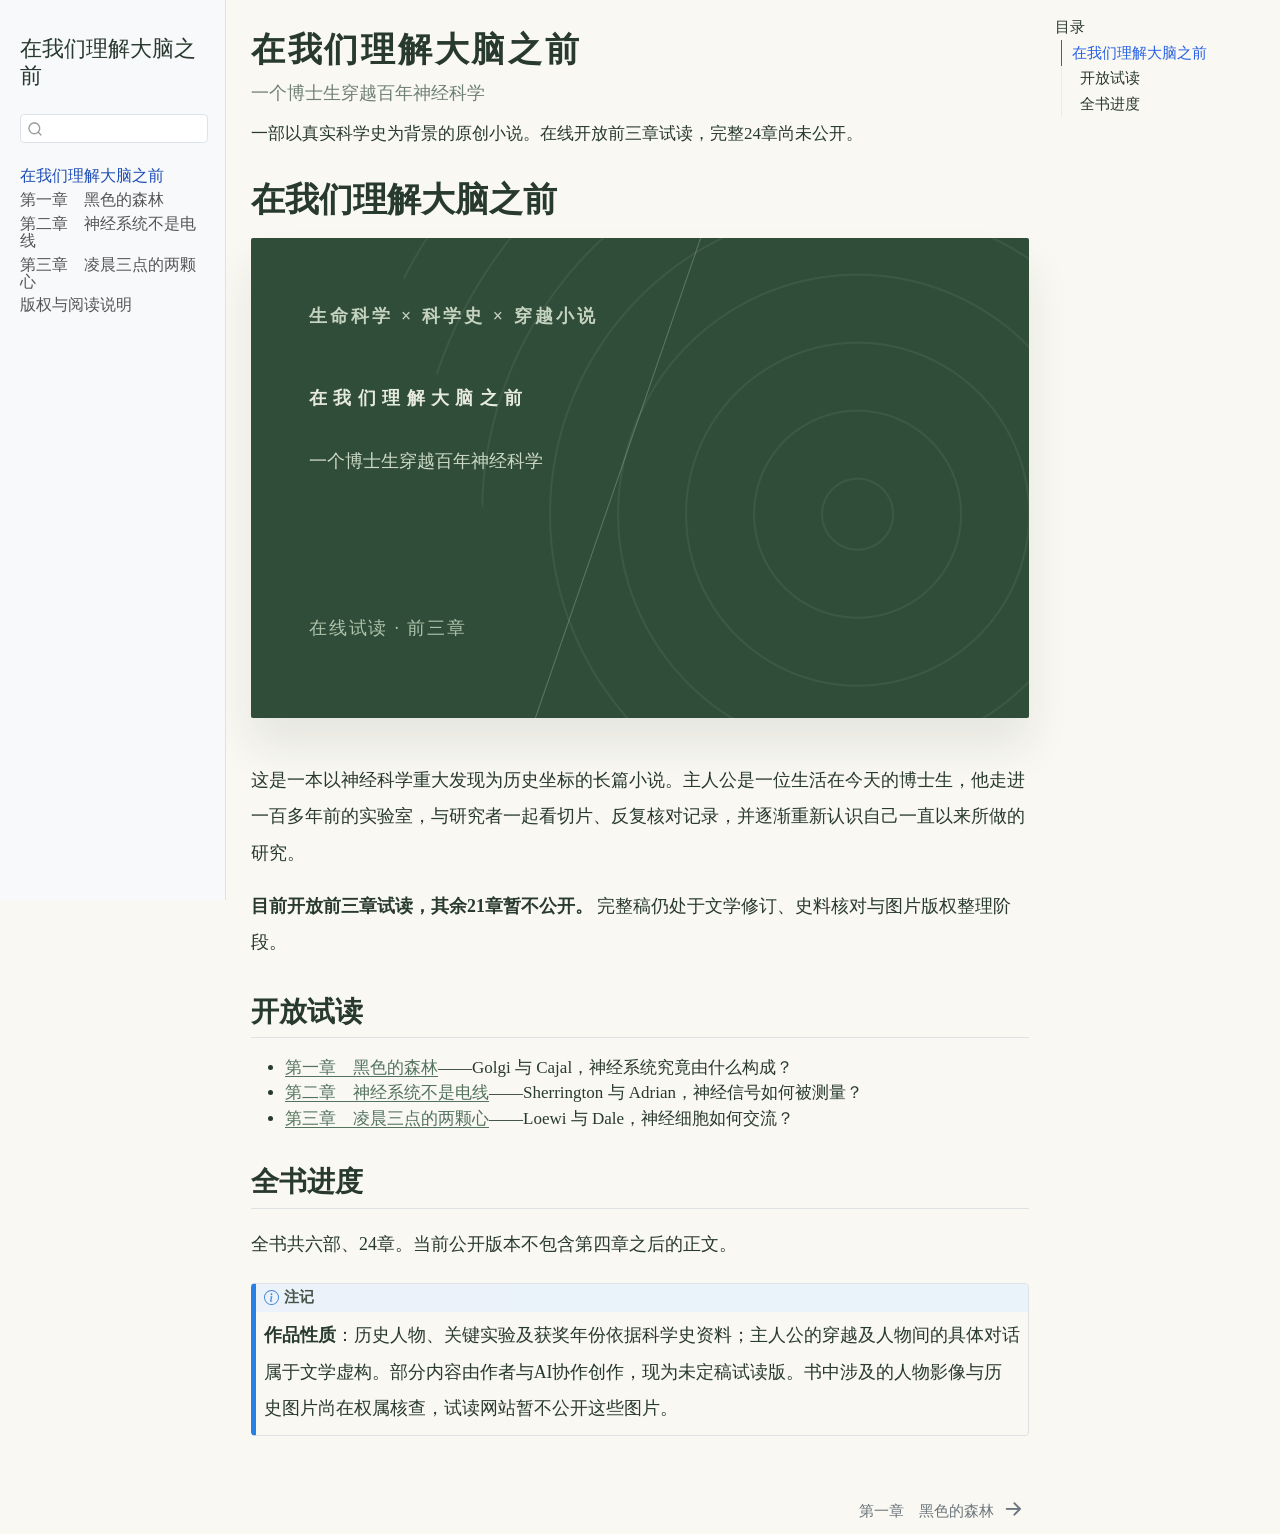
<file: docs/index.html>
<!doctype html><html lang="zh-CN"><head><meta charset="utf-8"><meta name="viewport" content="width=device-width,initial-scale=1"><meta http-equiv="refresh" content="0;url=brain-novel/"><title>在我们理解大脑之前 · 在线试读</title><link rel="canonical" href="brain-novel/"></head><body><p>正在前往《在我们理解大脑之前》试读网站。<a href="brain-novel/">点击此处阅读前三章</a></p></body></html>
</file>
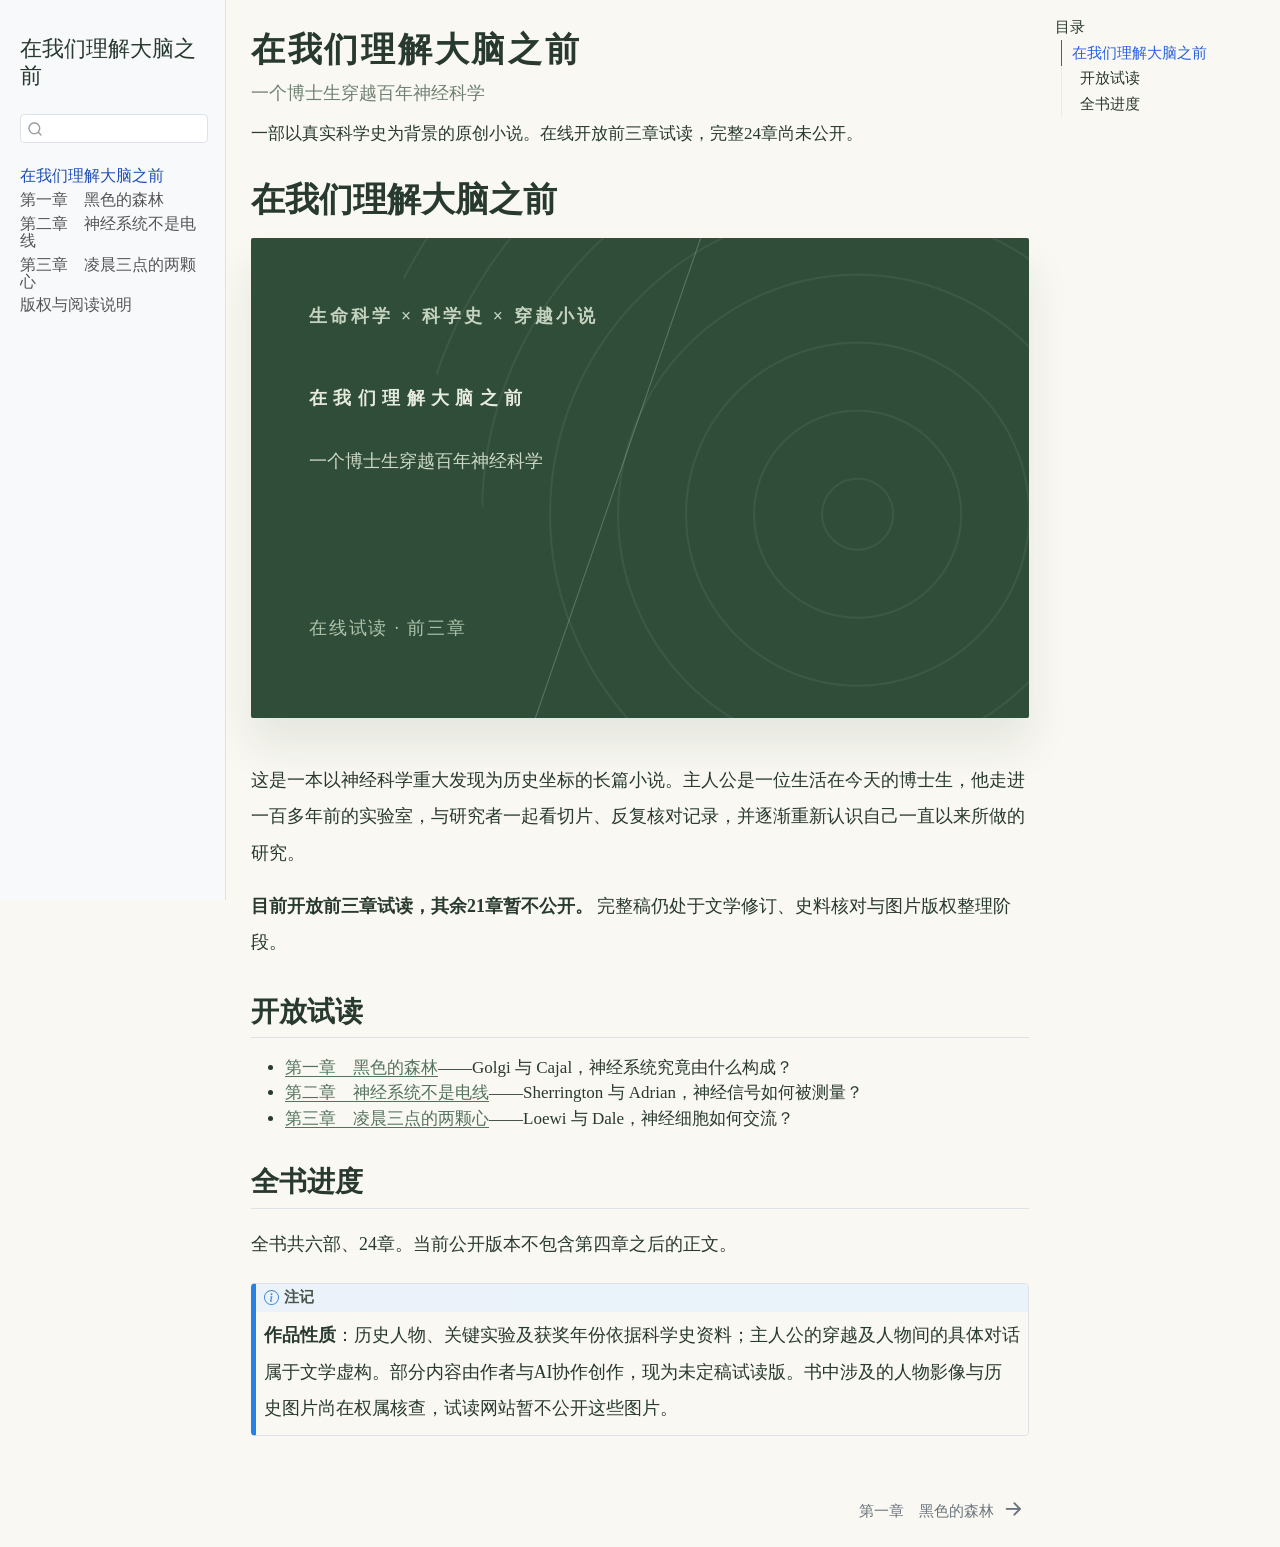
<file: docs/brain-novel/index.html>
<!DOCTYPE html>
<html xmlns="http://www.w3.org/1999/xhtml" lang="zh-Hans" xml:lang="zh-Hans"><head>

<meta charset="utf-8">
<meta name="generator" content="quarto-1.10.19">

<meta name="viewport" content="width=device-width, initial-scale=1.0, user-scalable=yes">

<meta name="description" content="一部以真实科学史为背景的原创小说。在线开放前三章试读，完整24章尚未公开。">

<title>在我们理解大脑之前</title>
<style>
/* Default styles provided by pandoc.
** See https://pandoc.org/MANUAL.html#variables-for-html for config info.
*/
span.smallcaps{font-variant: small-caps;}
div.columns{display: flex; gap: 1.5em;}
div.column{flex: auto;}
@media screen {
div.columns{gap: min(4vw, 1.5em);}
div.column{overflow-x: auto;}
}
div.hanging-indent{margin-left: 1.5em; text-indent: -1.5em;}
ul.task-list{list-style: none;}
ul.task-list li input[type="checkbox"] {
  width: 0.8em;
  margin: 0 0.8em 0.2em -1em; /* quarto-specific, see https://github.com/quarto-dev/quarto-cli/issues/4556 */ 
  vertical-align: middle;
}
</style>


<script src="site_libs/quarto-nav/quarto-nav.js"></script>
<script src="site_libs/quarto-nav/headroom.min.js"></script>
<script src="site_libs/clipboard/clipboard.min.js"></script>
<script src="site_libs/quarto-search/autocomplete.umd.js"></script>
<script src="site_libs/quarto-search/fuse.min.js"></script>
<script src="site_libs/quarto-search/quarto-search.js"></script>
<meta name="quarto:offset" content="./">
<link href="./ch01.html" rel="next">
<script src="site_libs/quarto-html/quarto.js" type="module"></script>
<script src="site_libs/quarto-html/tabsets/tabsets.js" type="module"></script>
<script src="site_libs/quarto-html/popper.min.js"></script>
<script src="site_libs/quarto-html/tippy.umd.min.js"></script>
<script src="site_libs/quarto-html/anchor.min.js"></script>
<link href="site_libs/quarto-html/tippy.css" rel="stylesheet">
<link href="site_libs/quarto-html/quarto-syntax-highlighting-bf27225e3a48a9273f3daa8f8e829971.css" rel="stylesheet" id="quarto-text-highlighting-styles">
<script src="site_libs/bootstrap/bootstrap.min.js"></script>
<link href="site_libs/bootstrap/bootstrap-icons.css" rel="stylesheet">
<link href="site_libs/bootstrap/bootstrap-ec3878898bf37463fae59faabc695f0f.min.css" rel="stylesheet" append-hash="true" id="quarto-bootstrap" data-mode="light">
<script id="quarto-search-options" type="application/json">{
  "location": "sidebar",
  "copy-button": false,
  "collapse-after": 3,
  "panel-placement": "start",
  "type": "textbox",
  "limit": 50,
  "keyboard-shortcut": [
    "f",
    "/",
    "s"
  ],
  "show-item-context": false,
  "language": {
    "search-no-results-text": "没有结果",
    "search-matching-documents-text": "匹配的文档",
    "search-copy-link-title": "复制搜索链接",
    "search-hide-matches-text": "隐藏其它匹配结果",
    "search-more-match-text": "更多匹配结果",
    "search-more-matches-text": "更多匹配结果",
    "search-clear-button-title": "清除",
    "search-text-placeholder": "",
    "search-detached-cancel-button-title": "取消",
    "search-submit-button-title": "提交",
    "search-label": "搜索"
  }
}</script>
<style>html{ scroll-behavior: smooth; }</style>


<link rel="stylesheet" href="book.css">
</head>

<body class="nav-sidebar docked quarto-light">

<div id="quarto-search-results"></div>
  <header id="quarto-header" class="headroom fixed-top">
  <nav class="quarto-secondary-nav">
    <div class="container-fluid d-flex">
      <button type="button" class="quarto-btn-toggle btn" data-bs-toggle="collapse" role="button" data-bs-target=".quarto-sidebar-collapse-item" aria-controls="quarto-sidebar" aria-expanded="false" aria-label="展开或折叠侧边栏导航" onclick="if (window.quartoToggleHeadroom) { window.quartoToggleHeadroom(); }">
        <i class="bi bi-layout-text-sidebar-reverse"></i>
      </button>
        <nav class="quarto-page-breadcrumbs" aria-label="breadcrumb"><ol class="breadcrumb"><li class="breadcrumb-item"><a href="./index.html"><span class="chapter-title">在我们理解大脑之前</span></a></li></ol></nav>
        <a class="flex-grow-1" role="navigation" data-bs-toggle="collapse" data-bs-target=".quarto-sidebar-collapse-item" aria-controls="quarto-sidebar" aria-expanded="false" aria-label="展开或折叠侧边栏导航" onclick="if (window.quartoToggleHeadroom) { window.quartoToggleHeadroom(); }">      
        </a>
      <button type="button" class="btn quarto-search-button" aria-label="搜索" onclick="window.quartoOpenSearch();">
        <i class="bi bi-search"></i>
      </button>
    </div>
  </nav>
</header>
<!-- content -->
<div id="quarto-content" class="quarto-container page-columns page-rows-contents page-layout-article">
<!-- sidebar -->
  <nav id="quarto-sidebar" class="sidebar collapse collapse-horizontal quarto-sidebar-collapse-item sidebar-navigation docked overflow-auto">
    <div class="pt-lg-2 mt-2 text-left sidebar-header">
    <div class="sidebar-title mb-0 py-0">
      <a href="./">在我们理解大脑之前</a> 
    </div>
      </div>
        <div class="mt-2 flex-shrink-0 align-items-center">
        <div class="sidebar-search">
        <div id="quarto-search" class="" title="搜索"></div>
        </div>
        </div>
    <div class="sidebar-menu-container"> 
    <ul class="list-unstyled mt-1">
        <li class="sidebar-item">
  <div class="sidebar-item-container"> 
  <a href="./index.html" class="sidebar-item-text sidebar-link active"><span class="chapter-title">在我们理解大脑之前</span></a>
  </div>
</li>
        <li class="sidebar-item">
  <div class="sidebar-item-container"> 
  <a href="./ch01.html" class="sidebar-item-text sidebar-link"><span class="chapter-title">第一章　黑色的森林</span></a>
  </div>
</li>
        <li class="sidebar-item">
  <div class="sidebar-item-container"> 
  <a href="./ch02.html" class="sidebar-item-text sidebar-link"><span class="chapter-title">第二章　神经系统不是电线</span></a>
  </div>
</li>
        <li class="sidebar-item">
  <div class="sidebar-item-container"> 
  <a href="./ch03.html" class="sidebar-item-text sidebar-link"><span class="chapter-title">第三章　凌晨三点的两颗心</span></a>
  </div>
</li>
        <li class="sidebar-item">
  <div class="sidebar-item-container"> 
  <a href="./about.html" class="sidebar-item-text sidebar-link"><span class="chapter-title">版权与阅读说明</span></a>
  </div>
</li>
    </ul>
    </div>
</nav>
<div id="quarto-sidebar-glass" class="quarto-sidebar-collapse-item" data-bs-toggle="collapse" data-bs-target=".quarto-sidebar-collapse-item"></div>
<!-- margin-sidebar -->
    <div id="quarto-margin-sidebar" class="sidebar margin-sidebar">
        <nav id="TOC" role="doc-toc" class="toc-active">
    <h2 id="toc-title">目录</h2>
   
  <ul>
  <li><a href="#在我们理解大脑之前" id="toc-在我们理解大脑之前" class="nav-link active" data-scroll-target="#在我们理解大脑之前">在我们理解大脑之前</a>
  <ul class="collapse">
  <li><a href="#开放试读" id="toc-开放试读" class="nav-link" data-scroll-target="#开放试读">开放试读</a></li>
  <li><a href="#全书进度" id="toc-全书进度" class="nav-link" data-scroll-target="#全书进度">全书进度</a></li>
  </ul></li>
  </ul>
</nav>
    </div>
<!-- main -->
<main class="content" id="quarto-document-content">

<header id="title-block-header" class="quarto-title-block default">
<div class="quarto-title">
<h1 class="title">在我们理解大脑之前</h1>
<p class="subtitle lead">一个博士生穿越百年神经科学</p>
</div>

<div>
  <div class="description">
    一部以真实科学史为背景的原创小说。在线开放前三章试读，完整24章尚未公开。
  </div>
</div>


<div class="quarto-title-meta">

    
  
    
  </div>
  


</header>


<section id="在我们理解大脑之前" class="level1">
<h1>在我们理解大脑之前</h1>
<div class="cover">
<div class="cover-small">
<p>生命科学 × 科学史 × 穿越小说</p>
</div>
<div class="cover-title">
<p>在我们理解大脑之前</p>
</div>
<div class="cover-sub">
<p>一个博士生穿越百年神经科学</p>
</div>
<div class="cover-bottom">
<p>在线试读 · 前三章</p>
</div>
</div>
<p>这是一本以神经科学重大发现为历史坐标的长篇小说。主人公是一位生活在今天的博士生，他走进一百多年前的实验室，与研究者一起看切片、反复核对记录，并逐渐重新认识自己一直以来所做的研究。</p>
<p><strong>目前开放前三章试读，其余21章暂不公开。</strong> 完整稿仍处于文学修订、史料核对与图片版权整理阶段。</p>
<section id="开放试读" class="level2">
<h2 class="anchored" data-anchor-id="开放试读">开放试读</h2>
<ul>
<li><a href="./ch01.html">第一章　黑色的森林</a>——Golgi 与 Cajal，神经系统究竟由什么构成？</li>
<li><a href="./ch02.html">第二章　神经系统不是电线</a>——Sherrington 与 Adrian，神经信号如何被测量？</li>
<li><a href="./ch03.html">第三章　凌晨三点的两颗心</a>——Loewi 与 Dale，神经细胞如何交流？</li>
</ul>
</section>
<section id="全书进度" class="level2">
<h2 class="anchored" data-anchor-id="全书进度">全书进度</h2>
<p>全书共六部、24章。当前公开版本不包含第四章之后的正文。</p>
<div class="callout callout-style-default callout-note callout-titled">
<div class="callout-header d-flex align-content-center">
<div class="callout-icon-container">
<i class="callout-icon"></i>
</div>
<div class="callout-title-container flex-fill">
注记
</div>
</div>
<div class="callout-body-container callout-body">
<p><strong>作品性质</strong>：历史人物、关键实验及获奖年份依据科学史资料；主人公的穿越及人物间的具体对话属于文学虚构。部分内容由作者与AI协作创作，现为未定稿试读版。书中涉及的人物影像与历史图片尚在权属核查，试读网站暂不公开这些图片。</p>
</div>
</div>


</section>
</section>

</main> <!-- /main -->
<script id="quarto-html-after-body" type="application/javascript">
  window.document.addEventListener("DOMContentLoaded", function (event) {
    const icon = "";
    const anchorJS = new window.AnchorJS();
    anchorJS.options = {
      placement: 'right',
      icon: icon
    };
    anchorJS.add('.anchored');
    const isCodeAnnotation = (el) => {
      for (const clz of el.classList) {
        if (clz.startsWith('code-annotation-')) {                     
          return true;
        }
      }
      return false;
    }
    const onCopySuccess = function(e) {
      // button target
      const button = e.trigger;
      // don't keep focus
      button.blur();
      // flash "checked"
      button.classList.add('code-copy-button-checked');
      var currentTitle = button.getAttribute("title");
      button.setAttribute("title", "已复制");
      let tooltip;
      if (window.bootstrap) {
        button.setAttribute("data-bs-toggle", "tooltip");
        button.setAttribute("data-bs-placement", "left");
        button.setAttribute("data-bs-title", "已复制");
        tooltip = new bootstrap.Tooltip(button, 
          { trigger: "manual", 
            customClass: "code-copy-button-tooltip",
            offset: [0, -8]});
        tooltip.show();    
      }
      setTimeout(function() {
        if (tooltip) {
          tooltip.hide();
          button.removeAttribute("data-bs-title");
          button.removeAttribute("data-bs-toggle");
          button.removeAttribute("data-bs-placement");
        }
        button.setAttribute("title", currentTitle);
        button.classList.remove('code-copy-button-checked');
      }, 1000);
      // clear code selection
      e.clearSelection();
    }
    const getTextToCopy = function(trigger) {
      const outerScaffold = trigger.parentElement.cloneNode(true);
      const codeEl = outerScaffold.querySelector('code');
      for (const childEl of codeEl.children) {
        if (isCodeAnnotation(childEl)) {
          childEl.remove();
        }
      }
      return codeEl.innerText;
    }
    const clipboard = new window.ClipboardJS('.code-copy-button:not([data-in-quarto-modal])', {
      text: getTextToCopy
    });
    clipboard.on('success', onCopySuccess);
    if (window.document.getElementById('quarto-embedded-source-code-modal')) {
      const clipboardModal = new window.ClipboardJS('.code-copy-button[data-in-quarto-modal]', {
        text: getTextToCopy,
        container: window.document.getElementById('quarto-embedded-source-code-modal')
      });
      clipboardModal.on('success', onCopySuccess);
    }
      var localhostRegex = new RegExp(/^(?:http|https):\/\/localhost\:?[0-9]*\//);
      var mailtoRegex = new RegExp(/^mailto:/);
        var filterRegex = new RegExp('/' + window.location.host + '/');
      var isInternal = (href) => {
          return filterRegex.test(href) || localhostRegex.test(href) || mailtoRegex.test(href);
      }
      // Inspect non-navigation links and adorn them if external
     var links = window.document.querySelectorAll('a[href]:not(.nav-link):not(.navbar-brand):not(.toc-action):not(.sidebar-link):not(.sidebar-item-toggle):not(.pagination-link):not(.no-external):not([aria-hidden]):not(.dropdown-item):not(.quarto-navigation-tool):not(.about-link)');
      for (var i=0; i<links.length; i++) {
        const link = links[i];
        if (!isInternal(link.href)) {
          // undo the damage that might have been done by quarto-nav.js in the case of
          // links that we want to consider external
          if (link.dataset.originalHref !== undefined) {
            link.href = link.dataset.originalHref;
          }
        }
      }
    function tippyHover(el, contentFn, onTriggerFn, onUntriggerFn) {
      const config = {
        allowHTML: true,
        maxWidth: 500,
        delay: 100,
        arrow: false,
        appendTo: function(el) {
            return el.parentElement;
        },
        interactive: true,
        interactiveBorder: 10,
        theme: 'quarto',
        placement: 'bottom-start',
      };
      if (contentFn) {
        config.content = contentFn;
      }
      if (onTriggerFn) {
        config.onTrigger = onTriggerFn;
      }
      if (onUntriggerFn) {
        config.onUntrigger = onUntriggerFn;
      }
      window.tippy(el, config); 
    }
    const noterefs = window.document.querySelectorAll('a[role="doc-noteref"]');
    for (var i=0; i<noterefs.length; i++) {
      const ref = noterefs[i];
      tippyHover(ref, function() {
        // use id or data attribute instead here
        let href = ref.getAttribute('data-footnote-href') || ref.getAttribute('href');
        try { href = new URL(href).hash; } catch {}
        const id = href.replace(/^#\/?/, "");
        const note = window.document.getElementById(id);
        if (note) {
          return note.innerHTML;
        } else {
          return "";
        }
      });
    }
    const xrefs = window.document.querySelectorAll('a.quarto-xref');
    const processXRef = (id, note) => {
      // Strip column container classes
      const stripColumnClz = (el) => {
        el.classList.remove("page-full", "page-columns");
        if (el.children) {
          for (const child of el.children) {
            stripColumnClz(child);
          }
        }
      }
      stripColumnClz(note)
      if (id === null || id.startsWith('sec-')) {
        // Special case sections, only their first couple elements
        const container = document.createElement("div");
        if (note.children && note.children.length > 2) {
          container.appendChild(note.children[0].cloneNode(true));
          for (let i = 1; i < note.children.length; i++) {
            const child = note.children[i];
            if (child.tagName === "P" && child.innerText === "") {
              continue;
            } else {
              container.appendChild(child.cloneNode(true));
              break;
            }
          }
          if (window.Quarto?.typesetMath) {
            window.Quarto.typesetMath(container);
          }
          return container.innerHTML
        } else {
          if (window.Quarto?.typesetMath) {
            window.Quarto.typesetMath(note);
          }
          return note.innerHTML;
        }
      } else {
        // Remove any anchor links if they are present
        const anchorLink = note.querySelector('a.anchorjs-link');
        if (anchorLink) {
          anchorLink.remove();
        }
        if (window.Quarto?.typesetMath) {
          window.Quarto.typesetMath(note);
        }
        if (note.classList.contains("callout")) {
          return note.outerHTML;
        } else {
          return note.innerHTML;
        }
      }
    }
    for (var i=0; i<xrefs.length; i++) {
      const xref = xrefs[i];
      tippyHover(xref, undefined, function(instance) {
        instance.disable();
        let url = xref.getAttribute('href');
        let hash = undefined; 
        if (url.startsWith('#')) {
          hash = url;
        } else {
          try { hash = new URL(url).hash; } catch {}
        }
        if (hash) {
          const id = hash.replace(/^#\/?/, "");
          const note = window.document.getElementById(id);
          if (note !== null) {
            try {
              const html = processXRef(id, note.cloneNode(true));
              instance.setContent(html);
            } finally {
              instance.enable();
              instance.show();
            }
          } else {
            // See if we can fetch this
            fetch(url.split('#')[0])
            .then(res => res.text())
            .then(html => {
              const parser = new DOMParser();
              const htmlDoc = parser.parseFromString(html, "text/html");
              const note = htmlDoc.getElementById(id);
              if (note !== null) {
                const html = processXRef(id, note);
                instance.setContent(html);
              } 
            }).finally(() => {
              instance.enable();
              instance.show();
            });
          }
        } else {
          // See if we can fetch a full url (with no hash to target)
          // This is a special case and we should probably do some content thinning / targeting
          fetch(url)
          .then(res => res.text())
          .then(html => {
            const parser = new DOMParser();
            const htmlDoc = parser.parseFromString(html, "text/html");
            const note = htmlDoc.querySelector('main.content');
            if (note !== null) {
              // This should only happen for chapter cross references
              // (since there is no id in the URL)
              // remove the first header
              if (note.children.length > 0 && note.children[0].tagName === "HEADER") {
                note.children[0].remove();
              }
              const html = processXRef(null, note);
              instance.setContent(html);
            } 
          }).finally(() => {
            instance.enable();
            instance.show();
          });
        }
      }, function(instance) {
      });
    }
        let selectedAnnoteEl;
        const selectorForAnnotation = ( cell, annotation) => {
          let cellAttr = 'data-code-cell="' + cell + '"';
          let lineAttr = 'data-code-annotation="' +  annotation + '"';
          const selector = 'span[' + cellAttr + '][' + lineAttr + ']';
          return selector;
        }
        const selectCodeLines = (annoteEl) => {
          const doc = window.document;
          const targetCell = annoteEl.getAttribute("data-target-cell");
          const targetAnnotation = annoteEl.getAttribute("data-target-annotation");
          const annoteSpan = window.document.querySelector(selectorForAnnotation(targetCell, targetAnnotation));
          const lines = annoteSpan.getAttribute("data-code-lines").split(",");
          const lineIds = lines.map((line) => {
            return targetCell + "-" + line;
          })
          let top = null;
          let height = null;
          let parent = null;
          if (lineIds.length > 0) {
              //compute the position of the single el (top and bottom and make a div)
              const el = window.document.getElementById(lineIds[0]);
              top = el.offsetTop;
              height = el.offsetHeight;
              parent = el.parentElement.parentElement;
            if (lineIds.length > 1) {
              const lastEl = window.document.getElementById(lineIds[lineIds.length - 1]);
              const bottom = lastEl.offsetTop + lastEl.offsetHeight;
              height = bottom - top;
            }
            if (top !== null && height !== null && parent !== null) {
              // cook up a div (if necessary) and position it 
              let div = window.document.getElementById("code-annotation-line-highlight");
              if (div === null) {
                div = window.document.createElement("div");
                div.setAttribute("id", "code-annotation-line-highlight");
                div.style.position = 'absolute';
                parent.appendChild(div);
              }
              div.style.top = top - 2 + "px";
              div.style.height = height + 4 + "px";
              div.style.left = 0;
              let gutterDiv = window.document.getElementById("code-annotation-line-highlight-gutter");
              if (gutterDiv === null) {
                gutterDiv = window.document.createElement("div");
                gutterDiv.setAttribute("id", "code-annotation-line-highlight-gutter");
                gutterDiv.style.position = 'absolute';
                const codeCell = window.document.getElementById(targetCell);
                const gutter = codeCell.querySelector('.code-annotation-gutter');
                gutter.appendChild(gutterDiv);
              }
              gutterDiv.style.top = top - 2 + "px";
              gutterDiv.style.height = height + 4 + "px";
            }
            selectedAnnoteEl = annoteEl;
          }
        };
        const unselectCodeLines = () => {
          const elementsIds = ["code-annotation-line-highlight", "code-annotation-line-highlight-gutter"];
          elementsIds.forEach((elId) => {
            const div = window.document.getElementById(elId);
            if (div) {
              div.remove();
            }
          });
          selectedAnnoteEl = undefined;
        };
          // Handle positioning of the toggle
      window.addEventListener(
        "resize",
        throttle(() => {
          elRect = undefined;
          if (selectedAnnoteEl) {
            selectCodeLines(selectedAnnoteEl);
          }
        }, 10)
      );
      function throttle(fn, ms) {
      let throttle = false;
      let timer;
        return (...args) => {
          if(!throttle) { // first call gets through
              fn.apply(this, args);
              throttle = true;
          } else { // all the others get throttled
              if(timer) clearTimeout(timer); // cancel #2
              timer = setTimeout(() => {
                fn.apply(this, args);
                timer = throttle = false;
              }, ms);
          }
        };
      }
        // Attach click handler to the DT
        const annoteDls = window.document.querySelectorAll('dt[data-target-cell]');
        for (const annoteDlNode of annoteDls) {
          annoteDlNode.addEventListener('click', (event) => {
            const clickedEl = event.target;
            if (clickedEl !== selectedAnnoteEl) {
              unselectCodeLines();
              const activeEl = window.document.querySelector('dt[data-target-cell].code-annotation-active');
              if (activeEl) {
                activeEl.classList.remove('code-annotation-active');
              }
              selectCodeLines(clickedEl);
              clickedEl.classList.add('code-annotation-active');
            } else {
              // Unselect the line
              unselectCodeLines();
              clickedEl.classList.remove('code-annotation-active');
            }
          });
        }
    const findCites = (el) => {
      const parentEl = el.parentElement;
      if (parentEl) {
        const cites = parentEl.dataset.cites;
        if (cites) {
          return {
            el,
            cites: cites.split(' ')
          };
        } else {
          return findCites(el.parentElement)
        }
      } else {
        return undefined;
      }
    };
    var bibliorefs = window.document.querySelectorAll('a[role="doc-biblioref"]');
    for (var i=0; i<bibliorefs.length; i++) {
      const ref = bibliorefs[i];
      const citeInfo = findCites(ref);
      if (citeInfo) {
        tippyHover(citeInfo.el, function() {
          var popup = window.document.createElement('div');
          citeInfo.cites.forEach(function(cite) {
            var citeDiv = window.document.createElement('div');
            citeDiv.classList.add('hanging-indent');
            citeDiv.classList.add('csl-entry');
            var biblioDiv = window.document.getElementById('ref-' + cite);
            if (biblioDiv) {
              citeDiv.innerHTML = biblioDiv.innerHTML;
            }
            popup.appendChild(citeDiv);
          });
          return popup.innerHTML;
        });
      }
    }
  });
  </script>
<nav class="page-navigation">
  <div class="nav-page nav-page-previous">
  </div>
  <div class="nav-page nav-page-next">
      <a href="./ch01.html" class="pagination-link" aria-label="第一章　黑色的森林">
        <span class="nav-page-text"><span class="chapter-title">第一章　黑色的森林</span></span> <i class="bi bi-arrow-right-short"></i>
      </a>
  </div>
</nav>
</div> <!-- /content -->




<script src="site_libs/quarto-html/zenscroll-min.js"></script>
</body></html>
</file>
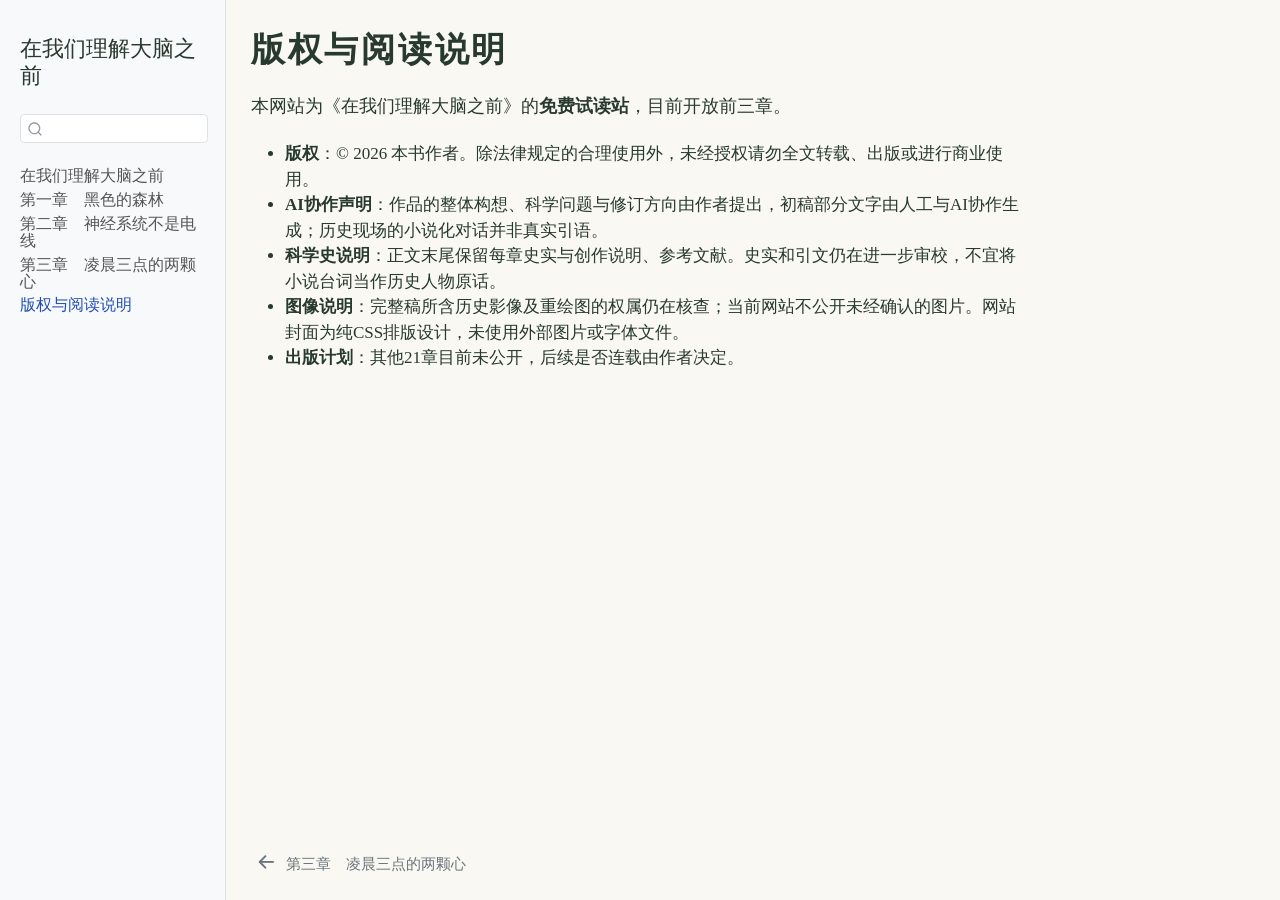
<file: docs/brain-novel/about.html>
<!DOCTYPE html>
<html xmlns="http://www.w3.org/1999/xhtml" lang="zh-Hans" xml:lang="zh-Hans"><head>

<meta charset="utf-8">
<meta name="generator" content="quarto-1.10.19">

<meta name="viewport" content="width=device-width, initial-scale=1.0, user-scalable=yes">

<meta name="description" content="一部以真实科学史为背景的原创小说。在线开放前三章试读，完整24章尚未公开。">

<title>版权与阅读说明 – 在我们理解大脑之前</title>
<style>
/* Default styles provided by pandoc.
** See https://pandoc.org/MANUAL.html#variables-for-html for config info.
*/
span.smallcaps{font-variant: small-caps;}
div.columns{display: flex; gap: 1.5em;}
div.column{flex: auto;}
@media screen {
div.columns{gap: min(4vw, 1.5em);}
div.column{overflow-x: auto;}
}
div.hanging-indent{margin-left: 1.5em; text-indent: -1.5em;}
ul.task-list{list-style: none;}
ul.task-list li input[type="checkbox"] {
  width: 0.8em;
  margin: 0 0.8em 0.2em -1em; /* quarto-specific, see https://github.com/quarto-dev/quarto-cli/issues/4556 */ 
  vertical-align: middle;
}
</style>


<script src="site_libs/quarto-nav/quarto-nav.js"></script>
<script src="site_libs/quarto-nav/headroom.min.js"></script>
<script src="site_libs/clipboard/clipboard.min.js"></script>
<script src="site_libs/quarto-search/autocomplete.umd.js"></script>
<script src="site_libs/quarto-search/fuse.min.js"></script>
<script src="site_libs/quarto-search/quarto-search.js"></script>
<meta name="quarto:offset" content="./">
<link href="./ch03.html" rel="prev">
<script src="site_libs/quarto-html/quarto.js" type="module"></script>
<script src="site_libs/quarto-html/tabsets/tabsets.js" type="module"></script>
<script src="site_libs/quarto-html/popper.min.js"></script>
<script src="site_libs/quarto-html/tippy.umd.min.js"></script>
<script src="site_libs/quarto-html/anchor.min.js"></script>
<link href="site_libs/quarto-html/tippy.css" rel="stylesheet">
<link href="site_libs/quarto-html/quarto-syntax-highlighting-bf27225e3a48a9273f3daa8f8e829971.css" rel="stylesheet" id="quarto-text-highlighting-styles">
<script src="site_libs/bootstrap/bootstrap.min.js"></script>
<link href="site_libs/bootstrap/bootstrap-icons.css" rel="stylesheet">
<link href="site_libs/bootstrap/bootstrap-ec3878898bf37463fae59faabc695f0f.min.css" rel="stylesheet" append-hash="true" id="quarto-bootstrap" data-mode="light">
<script id="quarto-search-options" type="application/json">{
  "location": "sidebar",
  "copy-button": false,
  "collapse-after": 3,
  "panel-placement": "start",
  "type": "textbox",
  "limit": 50,
  "keyboard-shortcut": [
    "f",
    "/",
    "s"
  ],
  "show-item-context": false,
  "language": {
    "search-no-results-text": "没有结果",
    "search-matching-documents-text": "匹配的文档",
    "search-copy-link-title": "复制搜索链接",
    "search-hide-matches-text": "隐藏其它匹配结果",
    "search-more-match-text": "更多匹配结果",
    "search-more-matches-text": "更多匹配结果",
    "search-clear-button-title": "清除",
    "search-text-placeholder": "",
    "search-detached-cancel-button-title": "取消",
    "search-submit-button-title": "提交",
    "search-label": "搜索"
  }
}</script>
<style>html{ scroll-behavior: smooth; }</style>


<link rel="stylesheet" href="book.css">
</head>

<body class="nav-sidebar docked quarto-light">

<div id="quarto-search-results"></div>
  <header id="quarto-header" class="headroom fixed-top">
  <nav class="quarto-secondary-nav">
    <div class="container-fluid d-flex">
      <button type="button" class="quarto-btn-toggle btn" data-bs-toggle="collapse" role="button" data-bs-target=".quarto-sidebar-collapse-item" aria-controls="quarto-sidebar" aria-expanded="false" aria-label="展开或折叠侧边栏导航" onclick="if (window.quartoToggleHeadroom) { window.quartoToggleHeadroom(); }">
        <i class="bi bi-layout-text-sidebar-reverse"></i>
      </button>
        <nav class="quarto-page-breadcrumbs" aria-label="breadcrumb"><ol class="breadcrumb"><li class="breadcrumb-item"><a href="./about.html"><span class="chapter-title">版权与阅读说明</span></a></li></ol></nav>
        <a class="flex-grow-1" role="navigation" data-bs-toggle="collapse" data-bs-target=".quarto-sidebar-collapse-item" aria-controls="quarto-sidebar" aria-expanded="false" aria-label="展开或折叠侧边栏导航" onclick="if (window.quartoToggleHeadroom) { window.quartoToggleHeadroom(); }">      
        </a>
      <button type="button" class="btn quarto-search-button" aria-label="搜索" onclick="window.quartoOpenSearch();">
        <i class="bi bi-search"></i>
      </button>
    </div>
  </nav>
</header>
<!-- content -->
<div id="quarto-content" class="quarto-container page-columns page-rows-contents page-layout-article">
<!-- sidebar -->
  <nav id="quarto-sidebar" class="sidebar collapse collapse-horizontal quarto-sidebar-collapse-item sidebar-navigation docked overflow-auto">
    <div class="pt-lg-2 mt-2 text-left sidebar-header">
    <div class="sidebar-title mb-0 py-0">
      <a href="./">在我们理解大脑之前</a> 
    </div>
      </div>
        <div class="mt-2 flex-shrink-0 align-items-center">
        <div class="sidebar-search">
        <div id="quarto-search" class="" title="搜索"></div>
        </div>
        </div>
    <div class="sidebar-menu-container"> 
    <ul class="list-unstyled mt-1">
        <li class="sidebar-item">
  <div class="sidebar-item-container"> 
  <a href="./index.html" class="sidebar-item-text sidebar-link"><span class="chapter-title">在我们理解大脑之前</span></a>
  </div>
</li>
        <li class="sidebar-item">
  <div class="sidebar-item-container"> 
  <a href="./ch01.html" class="sidebar-item-text sidebar-link"><span class="chapter-title">第一章　黑色的森林</span></a>
  </div>
</li>
        <li class="sidebar-item">
  <div class="sidebar-item-container"> 
  <a href="./ch02.html" class="sidebar-item-text sidebar-link"><span class="chapter-title">第二章　神经系统不是电线</span></a>
  </div>
</li>
        <li class="sidebar-item">
  <div class="sidebar-item-container"> 
  <a href="./ch03.html" class="sidebar-item-text sidebar-link"><span class="chapter-title">第三章　凌晨三点的两颗心</span></a>
  </div>
</li>
        <li class="sidebar-item">
  <div class="sidebar-item-container"> 
  <a href="./about.html" class="sidebar-item-text sidebar-link active"><span class="chapter-title">版权与阅读说明</span></a>
  </div>
</li>
    </ul>
    </div>
</nav>
<div id="quarto-sidebar-glass" class="quarto-sidebar-collapse-item" data-bs-toggle="collapse" data-bs-target=".quarto-sidebar-collapse-item"></div>
<!-- margin-sidebar -->
    <div id="quarto-margin-sidebar" class="sidebar margin-sidebar zindex-bottom">
        
    </div>
<!-- main -->
<main class="content" id="quarto-document-content">

<header id="title-block-header" class="quarto-title-block default">
<div class="quarto-title">
<h1 class="title"><span class="chapter-title">版权与阅读说明</span></h1>
</div>



<div class="quarto-title-meta">

    
  
    
  </div>
  


</header>


<p>本网站为《在我们理解大脑之前》的<strong>免费试读站</strong>，目前开放前三章。</p>
<ul>
<li><strong>版权</strong>：© 2026 本书作者。除法律规定的合理使用外，未经授权请勿全文转载、出版或进行商业使用。</li>
<li><strong>AI协作声明</strong>：作品的整体构想、科学问题与修订方向由作者提出，初稿部分文字由人工与AI协作生成；历史现场的小说化对话并非真实引语。</li>
<li><strong>科学史说明</strong>：正文末尾保留每章史实与创作说明、参考文献。史实和引文仍在进一步审校，不宜将小说台词当作历史人物原话。</li>
<li><strong>图像说明</strong>：完整稿所含历史影像及重绘图的权属仍在核查；当前网站不公开未经确认的图片。网站封面为纯CSS排版设计，未使用外部图片或字体文件。</li>
<li><strong>出版计划</strong>：其他21章目前未公开，后续是否连载由作者决定。</li>
</ul>



</main> <!-- /main -->
<script id="quarto-html-after-body" type="application/javascript">
  window.document.addEventListener("DOMContentLoaded", function (event) {
    const icon = "";
    const anchorJS = new window.AnchorJS();
    anchorJS.options = {
      placement: 'right',
      icon: icon
    };
    anchorJS.add('.anchored');
    const isCodeAnnotation = (el) => {
      for (const clz of el.classList) {
        if (clz.startsWith('code-annotation-')) {                     
          return true;
        }
      }
      return false;
    }
    const onCopySuccess = function(e) {
      // button target
      const button = e.trigger;
      // don't keep focus
      button.blur();
      // flash "checked"
      button.classList.add('code-copy-button-checked');
      var currentTitle = button.getAttribute("title");
      button.setAttribute("title", "已复制");
      let tooltip;
      if (window.bootstrap) {
        button.setAttribute("data-bs-toggle", "tooltip");
        button.setAttribute("data-bs-placement", "left");
        button.setAttribute("data-bs-title", "已复制");
        tooltip = new bootstrap.Tooltip(button, 
          { trigger: "manual", 
            customClass: "code-copy-button-tooltip",
            offset: [0, -8]});
        tooltip.show();    
      }
      setTimeout(function() {
        if (tooltip) {
          tooltip.hide();
          button.removeAttribute("data-bs-title");
          button.removeAttribute("data-bs-toggle");
          button.removeAttribute("data-bs-placement");
        }
        button.setAttribute("title", currentTitle);
        button.classList.remove('code-copy-button-checked');
      }, 1000);
      // clear code selection
      e.clearSelection();
    }
    const getTextToCopy = function(trigger) {
      const outerScaffold = trigger.parentElement.cloneNode(true);
      const codeEl = outerScaffold.querySelector('code');
      for (const childEl of codeEl.children) {
        if (isCodeAnnotation(childEl)) {
          childEl.remove();
        }
      }
      return codeEl.innerText;
    }
    const clipboard = new window.ClipboardJS('.code-copy-button:not([data-in-quarto-modal])', {
      text: getTextToCopy
    });
    clipboard.on('success', onCopySuccess);
    if (window.document.getElementById('quarto-embedded-source-code-modal')) {
      const clipboardModal = new window.ClipboardJS('.code-copy-button[data-in-quarto-modal]', {
        text: getTextToCopy,
        container: window.document.getElementById('quarto-embedded-source-code-modal')
      });
      clipboardModal.on('success', onCopySuccess);
    }
      var localhostRegex = new RegExp(/^(?:http|https):\/\/localhost\:?[0-9]*\//);
      var mailtoRegex = new RegExp(/^mailto:/);
        var filterRegex = new RegExp('/' + window.location.host + '/');
      var isInternal = (href) => {
          return filterRegex.test(href) || localhostRegex.test(href) || mailtoRegex.test(href);
      }
      // Inspect non-navigation links and adorn them if external
     var links = window.document.querySelectorAll('a[href]:not(.nav-link):not(.navbar-brand):not(.toc-action):not(.sidebar-link):not(.sidebar-item-toggle):not(.pagination-link):not(.no-external):not([aria-hidden]):not(.dropdown-item):not(.quarto-navigation-tool):not(.about-link)');
      for (var i=0; i<links.length; i++) {
        const link = links[i];
        if (!isInternal(link.href)) {
          // undo the damage that might have been done by quarto-nav.js in the case of
          // links that we want to consider external
          if (link.dataset.originalHref !== undefined) {
            link.href = link.dataset.originalHref;
          }
        }
      }
    function tippyHover(el, contentFn, onTriggerFn, onUntriggerFn) {
      const config = {
        allowHTML: true,
        maxWidth: 500,
        delay: 100,
        arrow: false,
        appendTo: function(el) {
            return el.parentElement;
        },
        interactive: true,
        interactiveBorder: 10,
        theme: 'quarto',
        placement: 'bottom-start',
      };
      if (contentFn) {
        config.content = contentFn;
      }
      if (onTriggerFn) {
        config.onTrigger = onTriggerFn;
      }
      if (onUntriggerFn) {
        config.onUntrigger = onUntriggerFn;
      }
      window.tippy(el, config); 
    }
    const noterefs = window.document.querySelectorAll('a[role="doc-noteref"]');
    for (var i=0; i<noterefs.length; i++) {
      const ref = noterefs[i];
      tippyHover(ref, function() {
        // use id or data attribute instead here
        let href = ref.getAttribute('data-footnote-href') || ref.getAttribute('href');
        try { href = new URL(href).hash; } catch {}
        const id = href.replace(/^#\/?/, "");
        const note = window.document.getElementById(id);
        if (note) {
          return note.innerHTML;
        } else {
          return "";
        }
      });
    }
    const xrefs = window.document.querySelectorAll('a.quarto-xref');
    const processXRef = (id, note) => {
      // Strip column container classes
      const stripColumnClz = (el) => {
        el.classList.remove("page-full", "page-columns");
        if (el.children) {
          for (const child of el.children) {
            stripColumnClz(child);
          }
        }
      }
      stripColumnClz(note)
      if (id === null || id.startsWith('sec-')) {
        // Special case sections, only their first couple elements
        const container = document.createElement("div");
        if (note.children && note.children.length > 2) {
          container.appendChild(note.children[0].cloneNode(true));
          for (let i = 1; i < note.children.length; i++) {
            const child = note.children[i];
            if (child.tagName === "P" && child.innerText === "") {
              continue;
            } else {
              container.appendChild(child.cloneNode(true));
              break;
            }
          }
          if (window.Quarto?.typesetMath) {
            window.Quarto.typesetMath(container);
          }
          return container.innerHTML
        } else {
          if (window.Quarto?.typesetMath) {
            window.Quarto.typesetMath(note);
          }
          return note.innerHTML;
        }
      } else {
        // Remove any anchor links if they are present
        const anchorLink = note.querySelector('a.anchorjs-link');
        if (anchorLink) {
          anchorLink.remove();
        }
        if (window.Quarto?.typesetMath) {
          window.Quarto.typesetMath(note);
        }
        if (note.classList.contains("callout")) {
          return note.outerHTML;
        } else {
          return note.innerHTML;
        }
      }
    }
    for (var i=0; i<xrefs.length; i++) {
      const xref = xrefs[i];
      tippyHover(xref, undefined, function(instance) {
        instance.disable();
        let url = xref.getAttribute('href');
        let hash = undefined; 
        if (url.startsWith('#')) {
          hash = url;
        } else {
          try { hash = new URL(url).hash; } catch {}
        }
        if (hash) {
          const id = hash.replace(/^#\/?/, "");
          const note = window.document.getElementById(id);
          if (note !== null) {
            try {
              const html = processXRef(id, note.cloneNode(true));
              instance.setContent(html);
            } finally {
              instance.enable();
              instance.show();
            }
          } else {
            // See if we can fetch this
            fetch(url.split('#')[0])
            .then(res => res.text())
            .then(html => {
              const parser = new DOMParser();
              const htmlDoc = parser.parseFromString(html, "text/html");
              const note = htmlDoc.getElementById(id);
              if (note !== null) {
                const html = processXRef(id, note);
                instance.setContent(html);
              } 
            }).finally(() => {
              instance.enable();
              instance.show();
            });
          }
        } else {
          // See if we can fetch a full url (with no hash to target)
          // This is a special case and we should probably do some content thinning / targeting
          fetch(url)
          .then(res => res.text())
          .then(html => {
            const parser = new DOMParser();
            const htmlDoc = parser.parseFromString(html, "text/html");
            const note = htmlDoc.querySelector('main.content');
            if (note !== null) {
              // This should only happen for chapter cross references
              // (since there is no id in the URL)
              // remove the first header
              if (note.children.length > 0 && note.children[0].tagName === "HEADER") {
                note.children[0].remove();
              }
              const html = processXRef(null, note);
              instance.setContent(html);
            } 
          }).finally(() => {
            instance.enable();
            instance.show();
          });
        }
      }, function(instance) {
      });
    }
        let selectedAnnoteEl;
        const selectorForAnnotation = ( cell, annotation) => {
          let cellAttr = 'data-code-cell="' + cell + '"';
          let lineAttr = 'data-code-annotation="' +  annotation + '"';
          const selector = 'span[' + cellAttr + '][' + lineAttr + ']';
          return selector;
        }
        const selectCodeLines = (annoteEl) => {
          const doc = window.document;
          const targetCell = annoteEl.getAttribute("data-target-cell");
          const targetAnnotation = annoteEl.getAttribute("data-target-annotation");
          const annoteSpan = window.document.querySelector(selectorForAnnotation(targetCell, targetAnnotation));
          const lines = annoteSpan.getAttribute("data-code-lines").split(",");
          const lineIds = lines.map((line) => {
            return targetCell + "-" + line;
          })
          let top = null;
          let height = null;
          let parent = null;
          if (lineIds.length > 0) {
              //compute the position of the single el (top and bottom and make a div)
              const el = window.document.getElementById(lineIds[0]);
              top = el.offsetTop;
              height = el.offsetHeight;
              parent = el.parentElement.parentElement;
            if (lineIds.length > 1) {
              const lastEl = window.document.getElementById(lineIds[lineIds.length - 1]);
              const bottom = lastEl.offsetTop + lastEl.offsetHeight;
              height = bottom - top;
            }
            if (top !== null && height !== null && parent !== null) {
              // cook up a div (if necessary) and position it 
              let div = window.document.getElementById("code-annotation-line-highlight");
              if (div === null) {
                div = window.document.createElement("div");
                div.setAttribute("id", "code-annotation-line-highlight");
                div.style.position = 'absolute';
                parent.appendChild(div);
              }
              div.style.top = top - 2 + "px";
              div.style.height = height + 4 + "px";
              div.style.left = 0;
              let gutterDiv = window.document.getElementById("code-annotation-line-highlight-gutter");
              if (gutterDiv === null) {
                gutterDiv = window.document.createElement("div");
                gutterDiv.setAttribute("id", "code-annotation-line-highlight-gutter");
                gutterDiv.style.position = 'absolute';
                const codeCell = window.document.getElementById(targetCell);
                const gutter = codeCell.querySelector('.code-annotation-gutter');
                gutter.appendChild(gutterDiv);
              }
              gutterDiv.style.top = top - 2 + "px";
              gutterDiv.style.height = height + 4 + "px";
            }
            selectedAnnoteEl = annoteEl;
          }
        };
        const unselectCodeLines = () => {
          const elementsIds = ["code-annotation-line-highlight", "code-annotation-line-highlight-gutter"];
          elementsIds.forEach((elId) => {
            const div = window.document.getElementById(elId);
            if (div) {
              div.remove();
            }
          });
          selectedAnnoteEl = undefined;
        };
          // Handle positioning of the toggle
      window.addEventListener(
        "resize",
        throttle(() => {
          elRect = undefined;
          if (selectedAnnoteEl) {
            selectCodeLines(selectedAnnoteEl);
          }
        }, 10)
      );
      function throttle(fn, ms) {
      let throttle = false;
      let timer;
        return (...args) => {
          if(!throttle) { // first call gets through
              fn.apply(this, args);
              throttle = true;
          } else { // all the others get throttled
              if(timer) clearTimeout(timer); // cancel #2
              timer = setTimeout(() => {
                fn.apply(this, args);
                timer = throttle = false;
              }, ms);
          }
        };
      }
        // Attach click handler to the DT
        const annoteDls = window.document.querySelectorAll('dt[data-target-cell]');
        for (const annoteDlNode of annoteDls) {
          annoteDlNode.addEventListener('click', (event) => {
            const clickedEl = event.target;
            if (clickedEl !== selectedAnnoteEl) {
              unselectCodeLines();
              const activeEl = window.document.querySelector('dt[data-target-cell].code-annotation-active');
              if (activeEl) {
                activeEl.classList.remove('code-annotation-active');
              }
              selectCodeLines(clickedEl);
              clickedEl.classList.add('code-annotation-active');
            } else {
              // Unselect the line
              unselectCodeLines();
              clickedEl.classList.remove('code-annotation-active');
            }
          });
        }
    const findCites = (el) => {
      const parentEl = el.parentElement;
      if (parentEl) {
        const cites = parentEl.dataset.cites;
        if (cites) {
          return {
            el,
            cites: cites.split(' ')
          };
        } else {
          return findCites(el.parentElement)
        }
      } else {
        return undefined;
      }
    };
    var bibliorefs = window.document.querySelectorAll('a[role="doc-biblioref"]');
    for (var i=0; i<bibliorefs.length; i++) {
      const ref = bibliorefs[i];
      const citeInfo = findCites(ref);
      if (citeInfo) {
        tippyHover(citeInfo.el, function() {
          var popup = window.document.createElement('div');
          citeInfo.cites.forEach(function(cite) {
            var citeDiv = window.document.createElement('div');
            citeDiv.classList.add('hanging-indent');
            citeDiv.classList.add('csl-entry');
            var biblioDiv = window.document.getElementById('ref-' + cite);
            if (biblioDiv) {
              citeDiv.innerHTML = biblioDiv.innerHTML;
            }
            popup.appendChild(citeDiv);
          });
          return popup.innerHTML;
        });
      }
    }
  });
  </script>
<nav class="page-navigation">
  <div class="nav-page nav-page-previous">
      <a href="./ch03.html" class="pagination-link" aria-label="第三章　凌晨三点的两颗心">
        <i class="bi bi-arrow-left-short"></i> <span class="nav-page-text"><span class="chapter-title">第三章　凌晨三点的两颗心</span></span>
      </a>          
  </div>
  <div class="nav-page nav-page-next">
  </div>
</nav>
</div> <!-- /content -->




<script src="site_libs/quarto-html/zenscroll-min.js"></script>
</body></html>
</file>
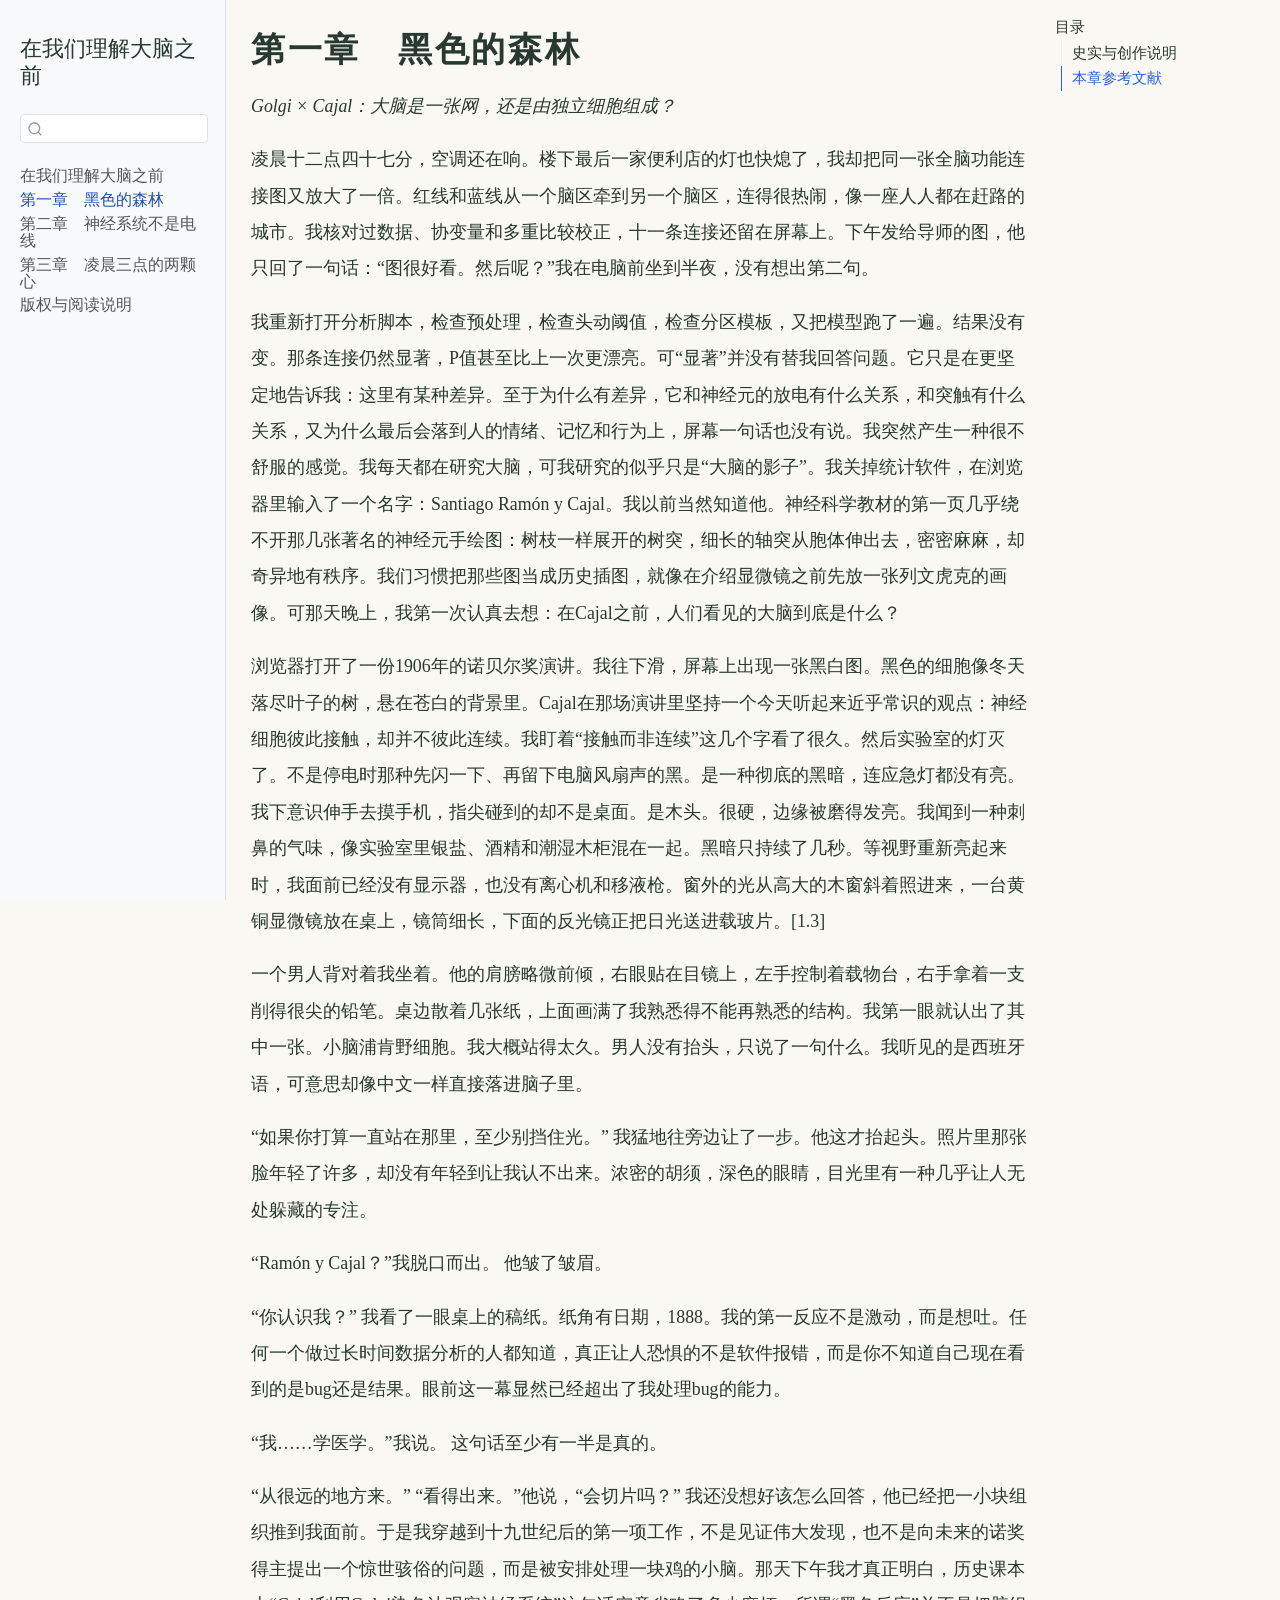
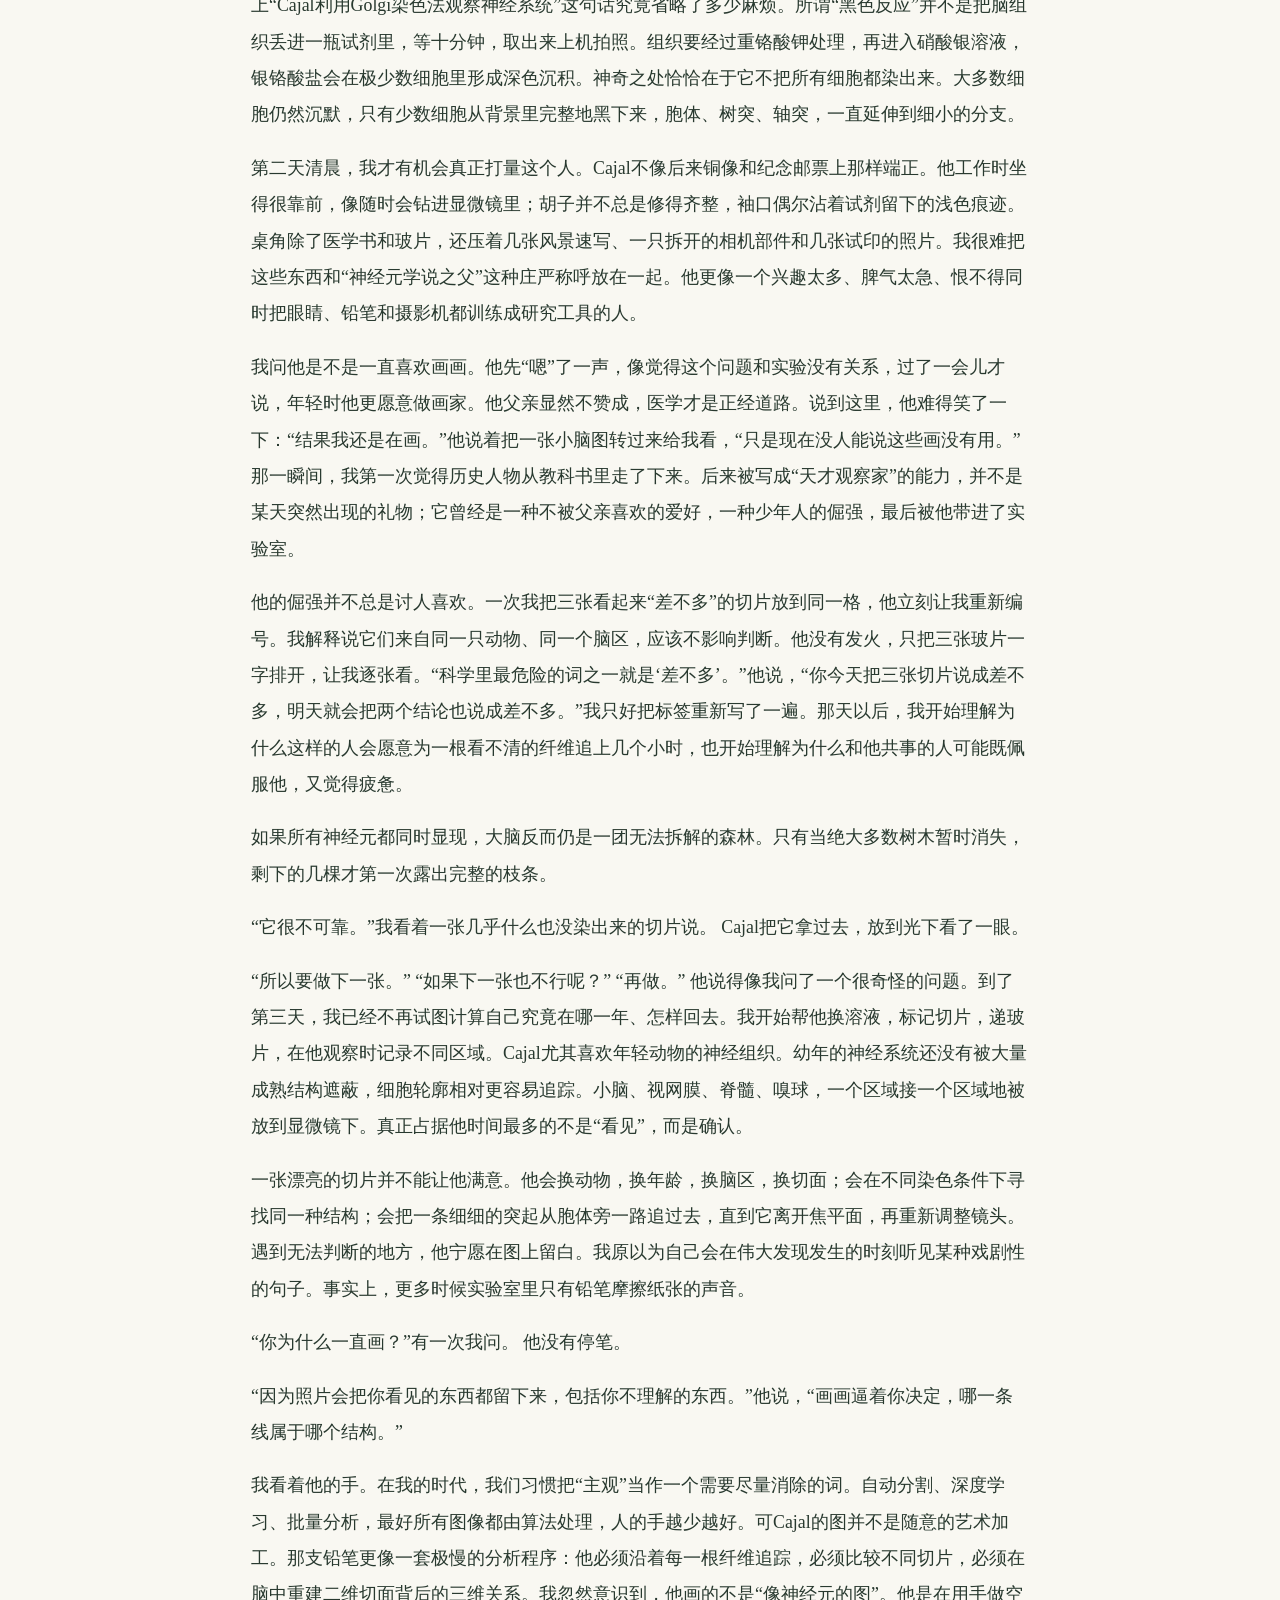
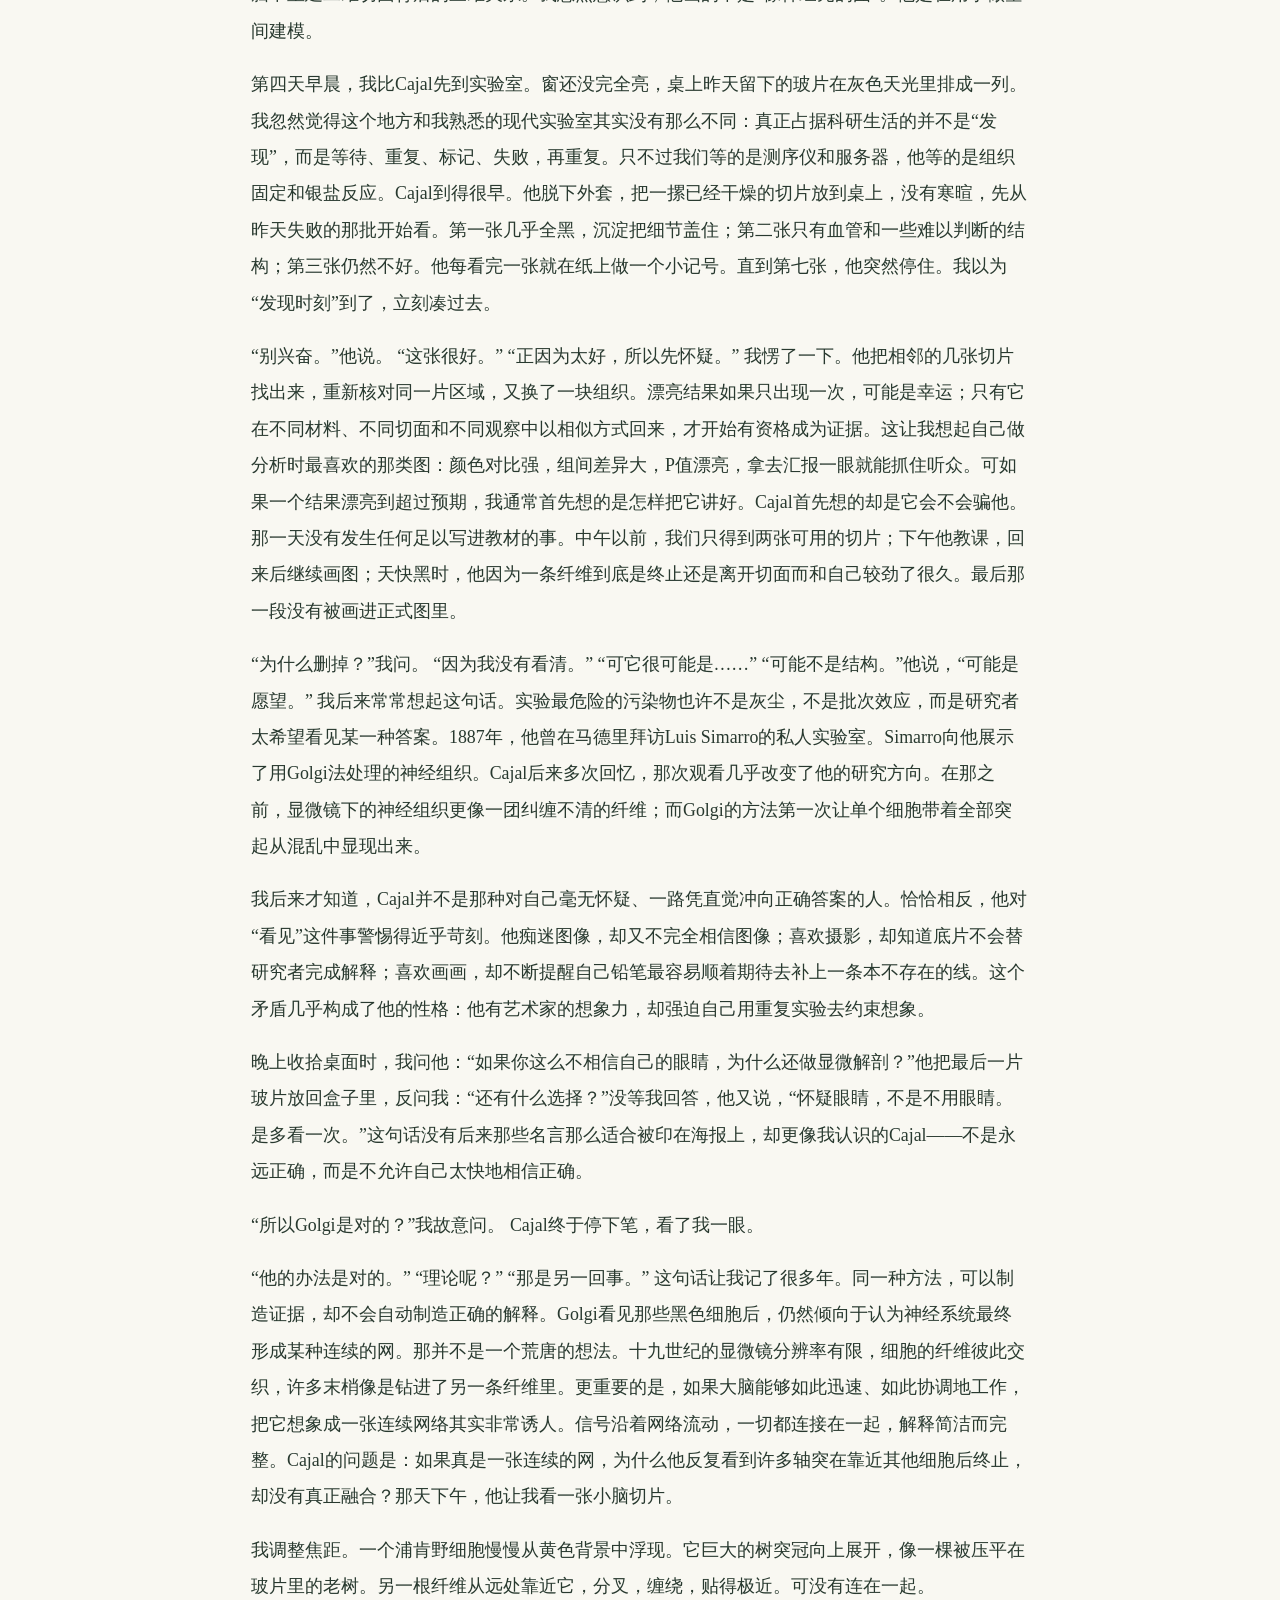
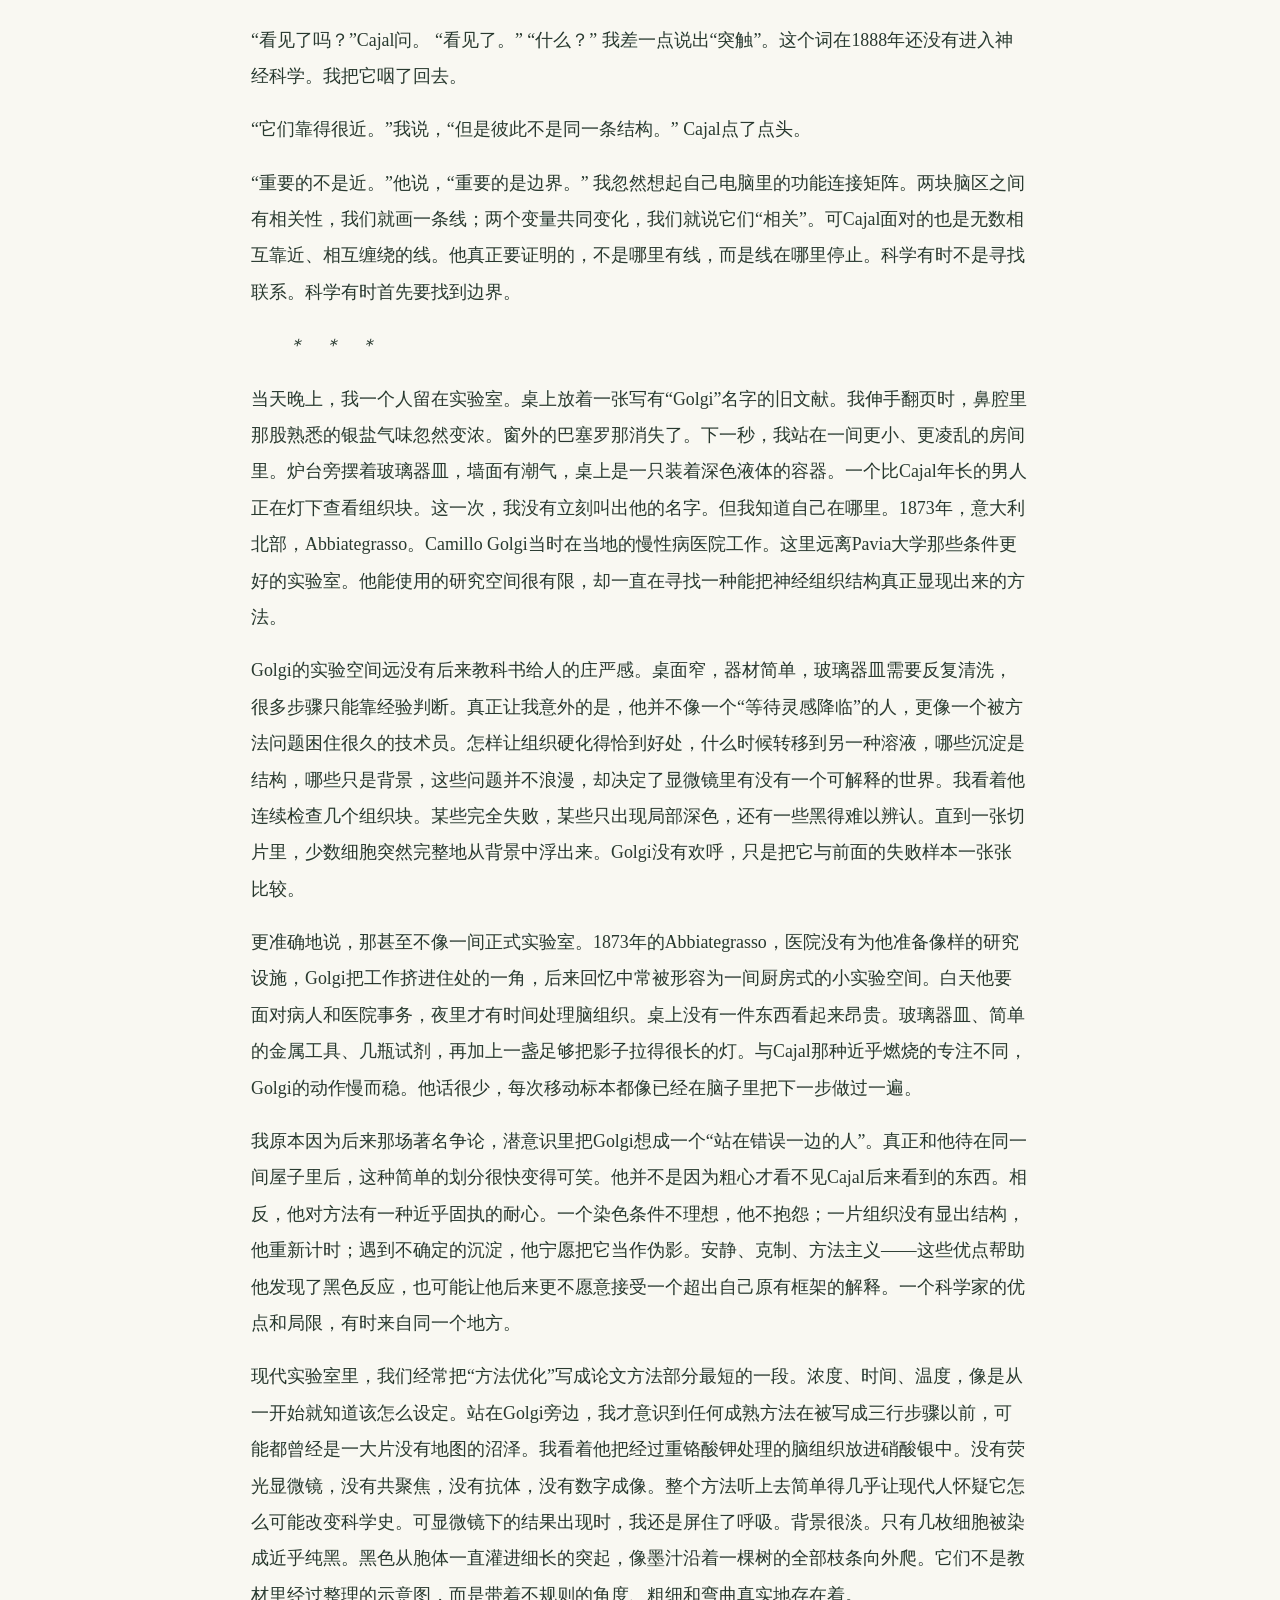
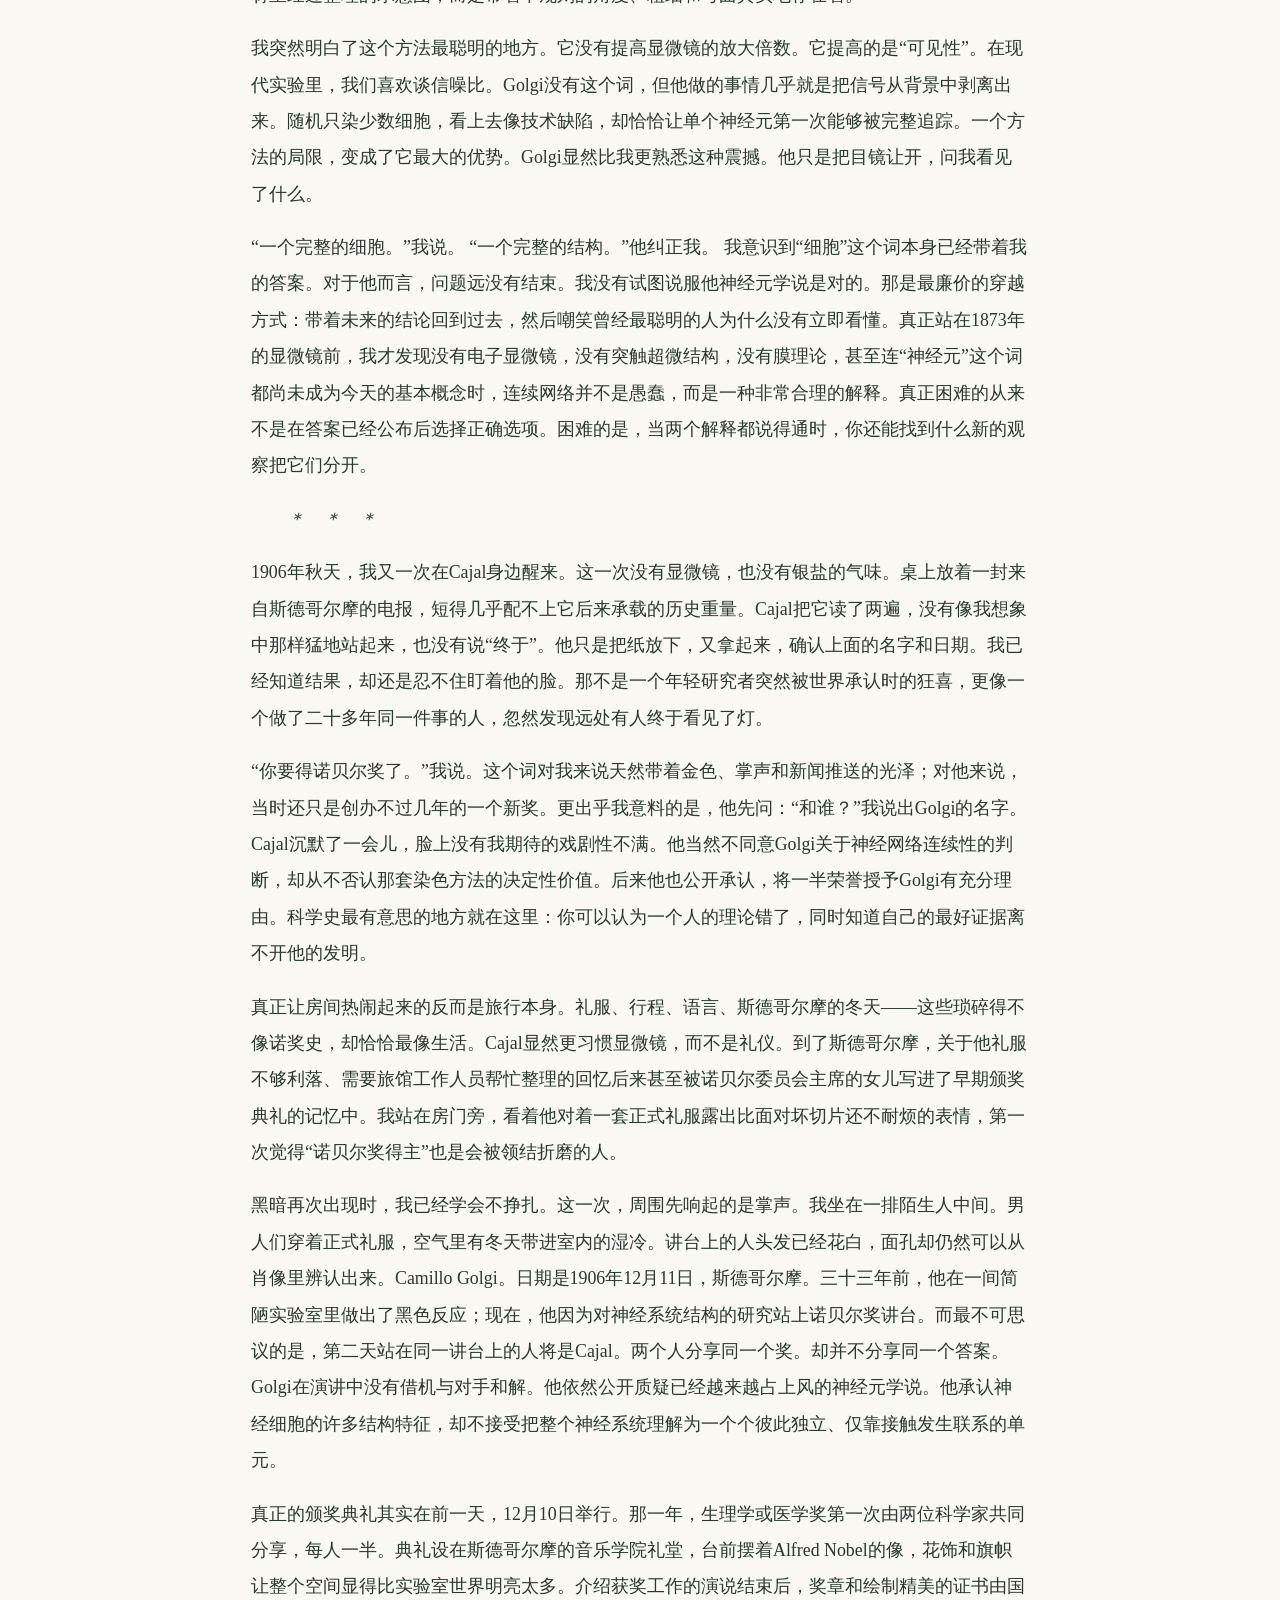
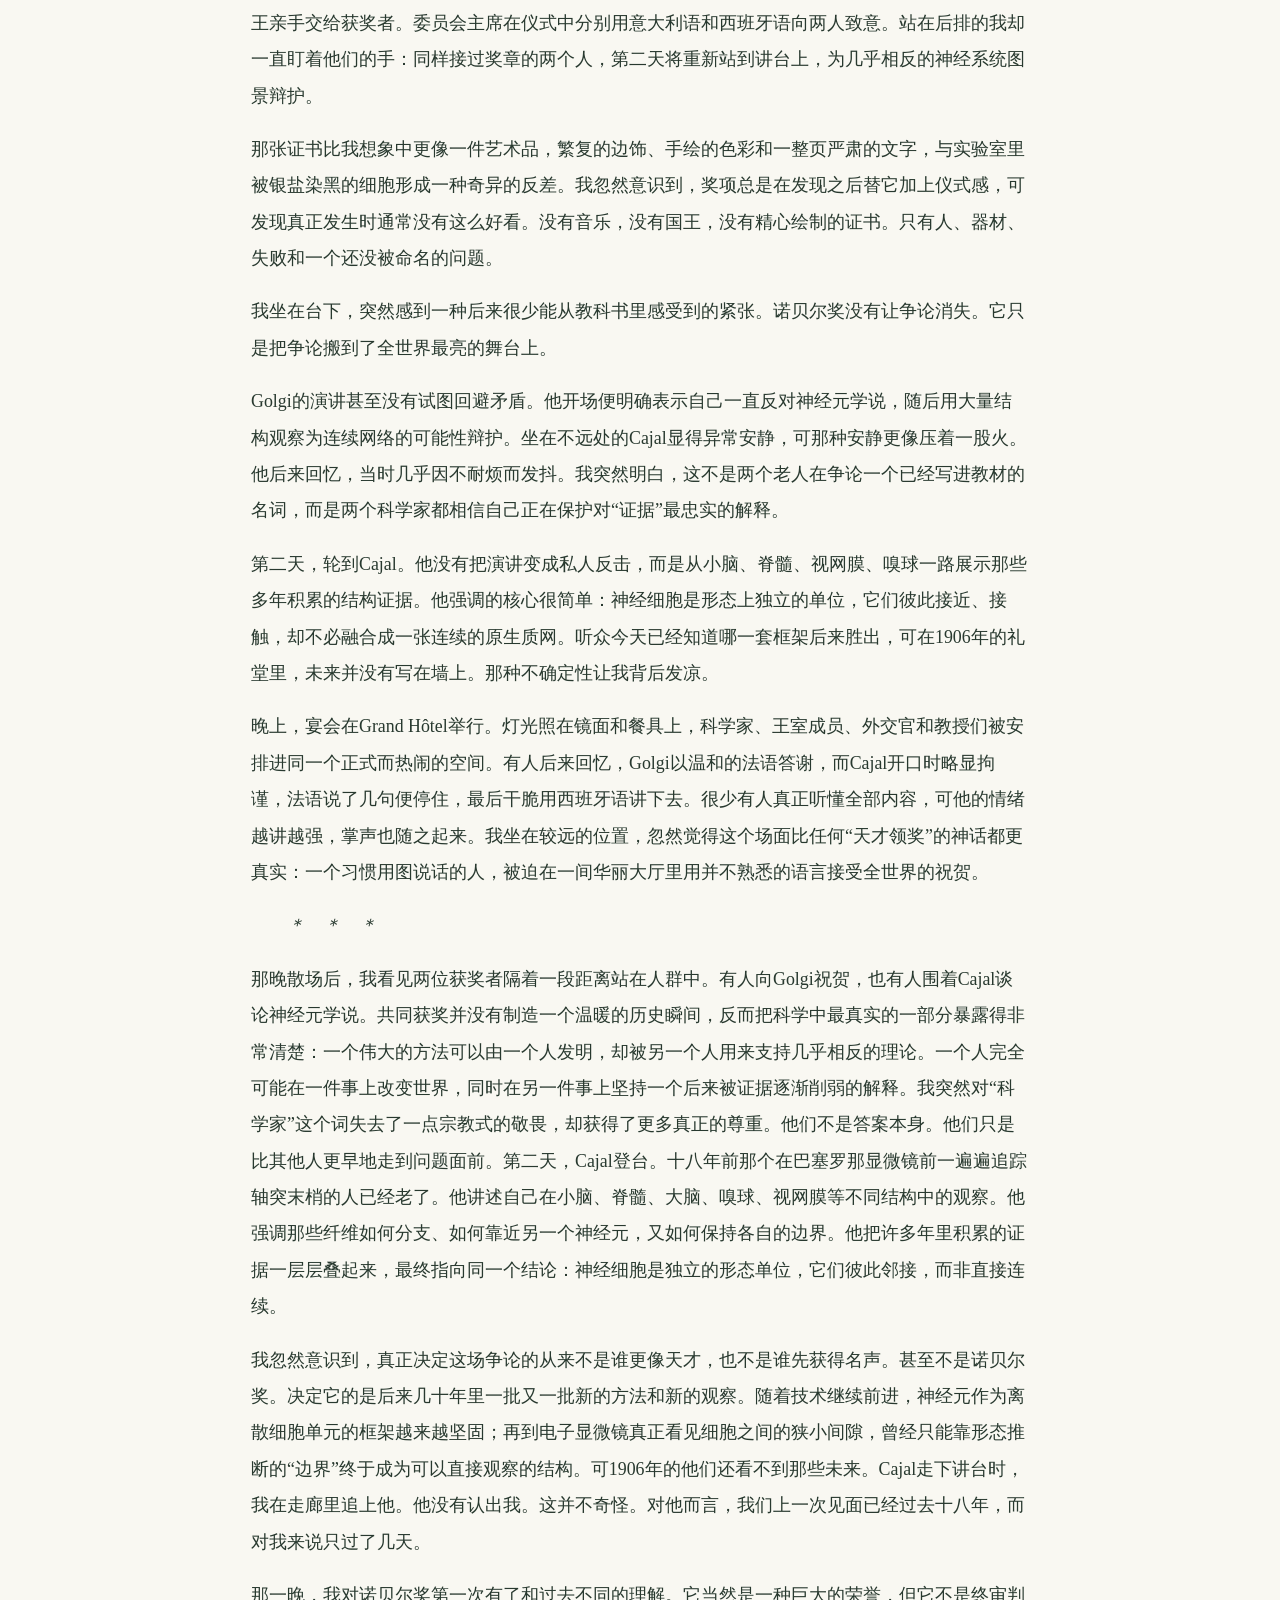
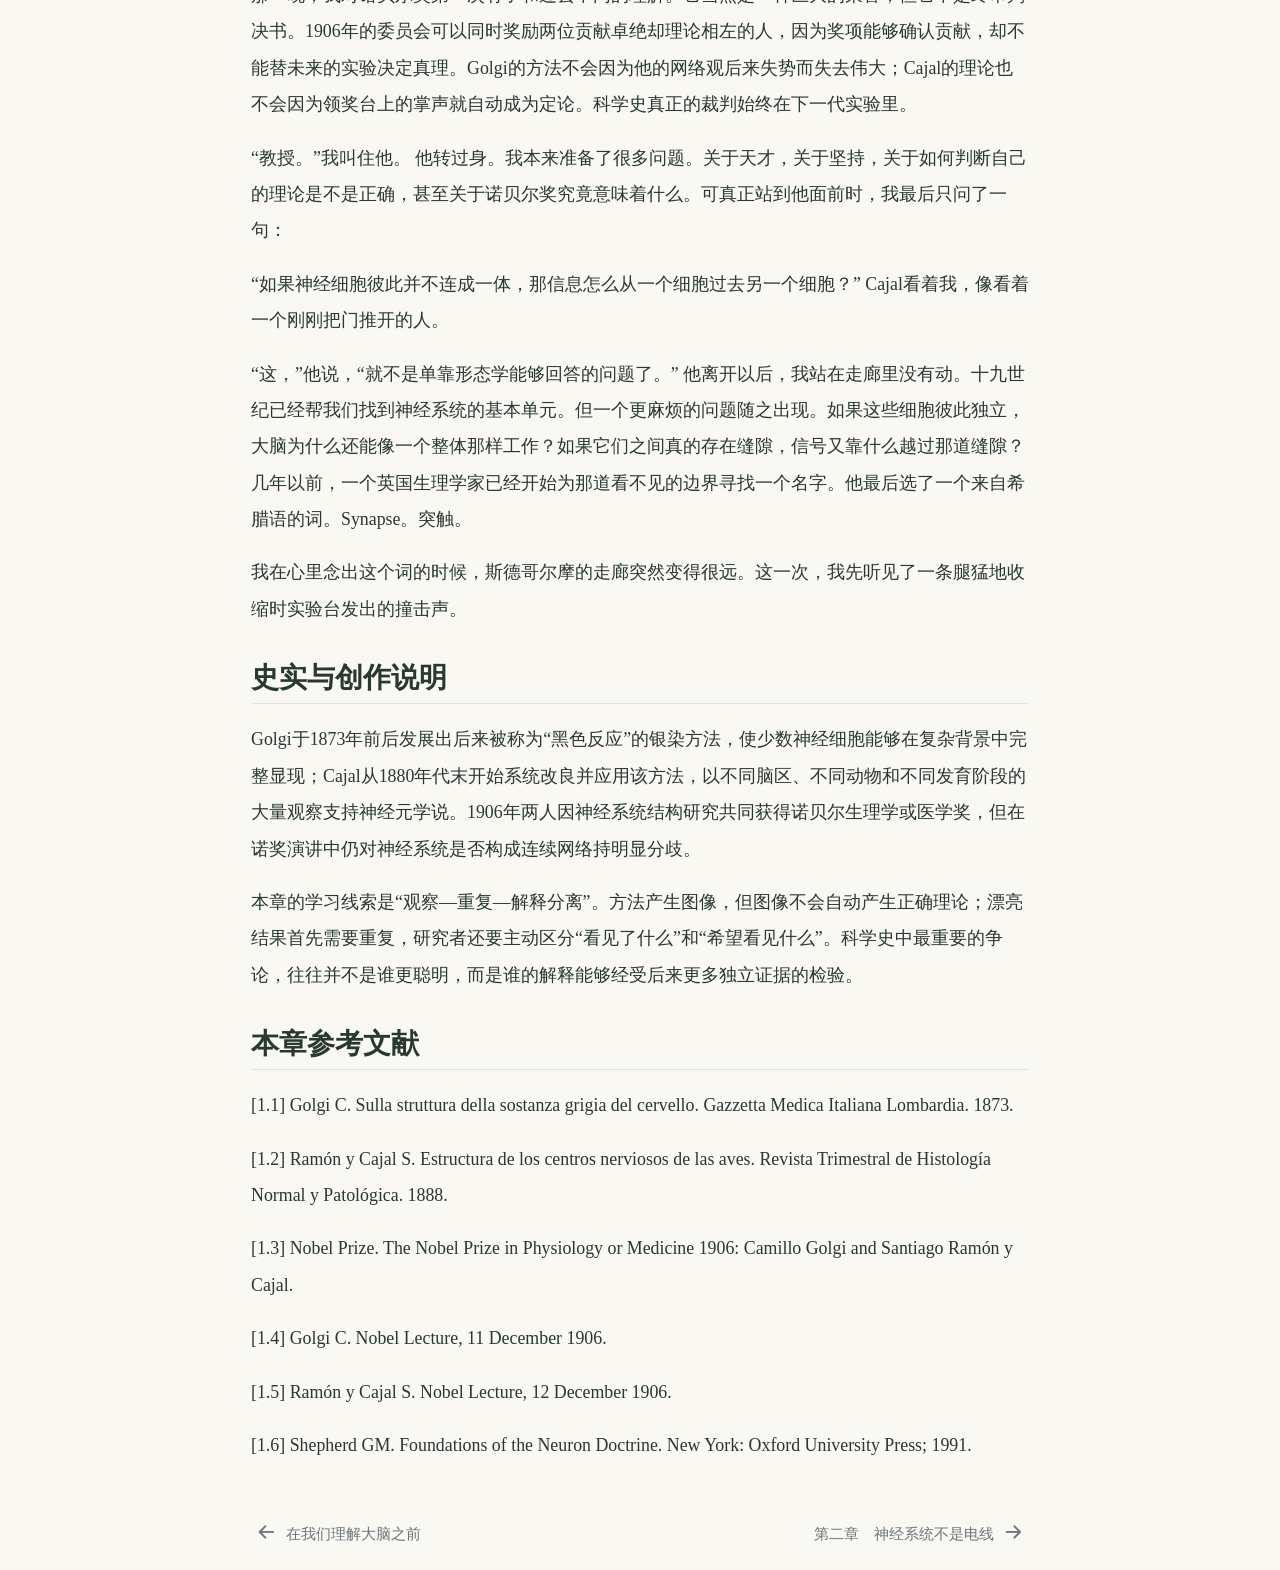
<file: docs/brain-novel/ch01.html>
<!DOCTYPE html>
<html xmlns="http://www.w3.org/1999/xhtml" lang="zh-Hans" xml:lang="zh-Hans"><head>

<meta charset="utf-8">
<meta name="generator" content="quarto-1.10.19">

<meta name="viewport" content="width=device-width, initial-scale=1.0, user-scalable=yes">

<meta name="description" content="一部以真实科学史为背景的原创小说。在线开放前三章试读，完整24章尚未公开。">

<title>第一章　黑色的森林 – 在我们理解大脑之前</title>
<style>
/* Default styles provided by pandoc.
** See https://pandoc.org/MANUAL.html#variables-for-html for config info.
*/
span.smallcaps{font-variant: small-caps;}
div.columns{display: flex; gap: 1.5em;}
div.column{flex: auto;}
@media screen {
div.columns{gap: min(4vw, 1.5em);}
div.column{overflow-x: auto;}
}
div.hanging-indent{margin-left: 1.5em; text-indent: -1.5em;}
ul.task-list{list-style: none;}
ul.task-list li input[type="checkbox"] {
  width: 0.8em;
  margin: 0 0.8em 0.2em -1em; /* quarto-specific, see https://github.com/quarto-dev/quarto-cli/issues/4556 */ 
  vertical-align: middle;
}
</style>


<script src="site_libs/quarto-nav/quarto-nav.js"></script>
<script src="site_libs/quarto-nav/headroom.min.js"></script>
<script src="site_libs/clipboard/clipboard.min.js"></script>
<script src="site_libs/quarto-search/autocomplete.umd.js"></script>
<script src="site_libs/quarto-search/fuse.min.js"></script>
<script src="site_libs/quarto-search/quarto-search.js"></script>
<meta name="quarto:offset" content="./">
<link href="./ch02.html" rel="next">
<link href="./index.html" rel="prev">
<script src="site_libs/quarto-html/quarto.js" type="module"></script>
<script src="site_libs/quarto-html/tabsets/tabsets.js" type="module"></script>
<script src="site_libs/quarto-html/popper.min.js"></script>
<script src="site_libs/quarto-html/tippy.umd.min.js"></script>
<script src="site_libs/quarto-html/anchor.min.js"></script>
<link href="site_libs/quarto-html/tippy.css" rel="stylesheet">
<link href="site_libs/quarto-html/quarto-syntax-highlighting-bf27225e3a48a9273f3daa8f8e829971.css" rel="stylesheet" id="quarto-text-highlighting-styles">
<script src="site_libs/bootstrap/bootstrap.min.js"></script>
<link href="site_libs/bootstrap/bootstrap-icons.css" rel="stylesheet">
<link href="site_libs/bootstrap/bootstrap-ec3878898bf37463fae59faabc695f0f.min.css" rel="stylesheet" append-hash="true" id="quarto-bootstrap" data-mode="light">
<script id="quarto-search-options" type="application/json">{
  "location": "sidebar",
  "copy-button": false,
  "collapse-after": 3,
  "panel-placement": "start",
  "type": "textbox",
  "limit": 50,
  "keyboard-shortcut": [
    "f",
    "/",
    "s"
  ],
  "show-item-context": false,
  "language": {
    "search-no-results-text": "没有结果",
    "search-matching-documents-text": "匹配的文档",
    "search-copy-link-title": "复制搜索链接",
    "search-hide-matches-text": "隐藏其它匹配结果",
    "search-more-match-text": "更多匹配结果",
    "search-more-matches-text": "更多匹配结果",
    "search-clear-button-title": "清除",
    "search-text-placeholder": "",
    "search-detached-cancel-button-title": "取消",
    "search-submit-button-title": "提交",
    "search-label": "搜索"
  }
}</script>
<style>html{ scroll-behavior: smooth; }</style>


<link rel="stylesheet" href="book.css">
</head>

<body class="nav-sidebar docked quarto-light">

<div id="quarto-search-results"></div>
  <header id="quarto-header" class="headroom fixed-top">
  <nav class="quarto-secondary-nav">
    <div class="container-fluid d-flex">
      <button type="button" class="quarto-btn-toggle btn" data-bs-toggle="collapse" role="button" data-bs-target=".quarto-sidebar-collapse-item" aria-controls="quarto-sidebar" aria-expanded="false" aria-label="展开或折叠侧边栏导航" onclick="if (window.quartoToggleHeadroom) { window.quartoToggleHeadroom(); }">
        <i class="bi bi-layout-text-sidebar-reverse"></i>
      </button>
        <nav class="quarto-page-breadcrumbs" aria-label="breadcrumb"><ol class="breadcrumb"><li class="breadcrumb-item"><a href="./ch01.html"><span class="chapter-title">第一章　黑色的森林</span></a></li></ol></nav>
        <a class="flex-grow-1" role="navigation" data-bs-toggle="collapse" data-bs-target=".quarto-sidebar-collapse-item" aria-controls="quarto-sidebar" aria-expanded="false" aria-label="展开或折叠侧边栏导航" onclick="if (window.quartoToggleHeadroom) { window.quartoToggleHeadroom(); }">      
        </a>
      <button type="button" class="btn quarto-search-button" aria-label="搜索" onclick="window.quartoOpenSearch();">
        <i class="bi bi-search"></i>
      </button>
    </div>
  </nav>
</header>
<!-- content -->
<div id="quarto-content" class="quarto-container page-columns page-rows-contents page-layout-article">
<!-- sidebar -->
  <nav id="quarto-sidebar" class="sidebar collapse collapse-horizontal quarto-sidebar-collapse-item sidebar-navigation docked overflow-auto">
    <div class="pt-lg-2 mt-2 text-left sidebar-header">
    <div class="sidebar-title mb-0 py-0">
      <a href="./">在我们理解大脑之前</a> 
    </div>
      </div>
        <div class="mt-2 flex-shrink-0 align-items-center">
        <div class="sidebar-search">
        <div id="quarto-search" class="" title="搜索"></div>
        </div>
        </div>
    <div class="sidebar-menu-container"> 
    <ul class="list-unstyled mt-1">
        <li class="sidebar-item">
  <div class="sidebar-item-container"> 
  <a href="./index.html" class="sidebar-item-text sidebar-link"><span class="chapter-title">在我们理解大脑之前</span></a>
  </div>
</li>
        <li class="sidebar-item">
  <div class="sidebar-item-container"> 
  <a href="./ch01.html" class="sidebar-item-text sidebar-link active"><span class="chapter-title">第一章　黑色的森林</span></a>
  </div>
</li>
        <li class="sidebar-item">
  <div class="sidebar-item-container"> 
  <a href="./ch02.html" class="sidebar-item-text sidebar-link"><span class="chapter-title">第二章　神经系统不是电线</span></a>
  </div>
</li>
        <li class="sidebar-item">
  <div class="sidebar-item-container"> 
  <a href="./ch03.html" class="sidebar-item-text sidebar-link"><span class="chapter-title">第三章　凌晨三点的两颗心</span></a>
  </div>
</li>
        <li class="sidebar-item">
  <div class="sidebar-item-container"> 
  <a href="./about.html" class="sidebar-item-text sidebar-link"><span class="chapter-title">版权与阅读说明</span></a>
  </div>
</li>
    </ul>
    </div>
</nav>
<div id="quarto-sidebar-glass" class="quarto-sidebar-collapse-item" data-bs-toggle="collapse" data-bs-target=".quarto-sidebar-collapse-item"></div>
<!-- margin-sidebar -->
    <div id="quarto-margin-sidebar" class="sidebar margin-sidebar">
        <nav id="TOC" role="doc-toc" class="toc-active">
    <h2 id="toc-title">目录</h2>
   
  <ul>
  <li><a href="#史实与创作说明" id="toc-史实与创作说明" class="nav-link active" data-scroll-target="#史实与创作说明">史实与创作说明</a></li>
  <li><a href="#本章参考文献" id="toc-本章参考文献" class="nav-link" data-scroll-target="#本章参考文献">本章参考文献</a></li>
  </ul>
</nav>
    </div>
<!-- main -->
<main class="content" id="quarto-document-content">

<header id="title-block-header" class="quarto-title-block default">
<div class="quarto-title">
<h1 class="title"><span class="chapter-title">第一章　黑色的森林</span></h1>
</div>



<div class="quarto-title-meta">

    
  
    
  </div>
  


</header>


<p><em>Golgi × Cajal：大脑是一张网，还是由独立细胞组成？</em></p>
<p>凌晨十二点四十七分，空调还在响。楼下最后一家便利店的灯也快熄了，我却把同一张全脑功能连接图又放大了一倍。红线和蓝线从一个脑区牵到另一个脑区，连得很热闹，像一座人人都在赶路的城市。我核对过数据、协变量和多重比较校正，十一条连接还留在屏幕上。下午发给导师的图，他只回了一句话：“图很好看。然后呢？”我在电脑前坐到半夜，没有想出第二句。</p>
<p>我重新打开分析脚本，检查预处理，检查头动阈值，检查分区模板，又把模型跑了一遍。结果没有变。那条连接仍然显著，P值甚至比上一次更漂亮。可“显著”并没有替我回答问题。它只是在更坚定地告诉我：这里有某种差异。至于为什么有差异，它和神经元的放电有什么关系，和突触有什么关系，又为什么最后会落到人的情绪、记忆和行为上，屏幕一句话也没有说。我突然产生一种很不舒服的感觉。我每天都在研究大脑，可我研究的似乎只是“大脑的影子”。我关掉统计软件，在浏览器里输入了一个名字：Santiago Ramón y Cajal。我以前当然知道他。神经科学教材的第一页几乎绕不开那几张著名的神经元手绘图：树枝一样展开的树突，细长的轴突从胞体伸出去，密密麻麻，却奇异地有秩序。我们习惯把那些图当成历史插图，就像在介绍显微镜之前先放一张列文虎克的画像。可那天晚上，我第一次认真去想：在Cajal之前，人们看见的大脑到底是什么？</p>
<p>浏览器打开了一份1906年的诺贝尔奖演讲。我往下滑，屏幕上出现一张黑白图。黑色的细胞像冬天落尽叶子的树，悬在苍白的背景里。Cajal在那场演讲里坚持一个今天听起来近乎常识的观点：神经细胞彼此接触，却并不彼此连续。我盯着“接触而非连续”这几个字看了很久。然后实验室的灯灭了。不是停电时那种先闪一下、再留下电脑风扇声的黑。是一种彻底的黑暗，连应急灯都没有亮。我下意识伸手去摸手机，指尖碰到的却不是桌面。是木头。很硬，边缘被磨得发亮。我闻到一种刺鼻的气味，像实验室里银盐、酒精和潮湿木柜混在一起。黑暗只持续了几秒。等视野重新亮起来时，我面前已经没有显示器，也没有离心机和移液枪。窗外的光从高大的木窗斜着照进来，一台黄铜显微镜放在桌上，镜筒细长，下面的反光镜正把日光送进载玻片。[1.3]</p>
<p>一个男人背对着我坐着。他的肩膀略微前倾，右眼贴在目镜上，左手控制着载物台，右手拿着一支削得很尖的铅笔。桌边散着几张纸，上面画满了我熟悉得不能再熟悉的结构。我第一眼就认出了其中一张。小脑浦肯野细胞。我大概站得太久。男人没有抬头，只说了一句什么。我听见的是西班牙语，可意思却像中文一样直接落进脑子里。</p>
<p>“如果你打算一直站在那里，至少别挡住光。” 我猛地往旁边让了一步。他这才抬起头。照片里那张脸年轻了许多，却没有年轻到让我认不出来。浓密的胡须，深色的眼睛，目光里有一种几乎让人无处躲藏的专注。</p>
<p>“Ramón y Cajal？”我脱口而出。 他皱了皱眉。</p>
<p>“你认识我？” 我看了一眼桌上的稿纸。纸角有日期，1888。我的第一反应不是激动，而是想吐。任何一个做过长时间数据分析的人都知道，真正让人恐惧的不是软件报错，而是你不知道自己现在看到的是bug还是结果。眼前这一幕显然已经超出了我处理bug的能力。</p>
<p>“我……学医学。”我说。 这句话至少有一半是真的。</p>
<p>“从很远的地方来。” “看得出来。”他说，“会切片吗？” 我还没想好该怎么回答，他已经把一小块组织推到我面前。于是我穿越到十九世纪后的第一项工作，不是见证伟大发现，也不是向未来的诺奖得主提出一个惊世骇俗的问题，而是被安排处理一块鸡的小脑。那天下午我才真正明白，历史课本上“Cajal利用Golgi染色法观察神经系统”这句话究竟省略了多少麻烦。所谓“黑色反应”并不是把脑组织丢进一瓶试剂里，等十分钟，取出来上机拍照。组织要经过重铬酸钾处理，再进入硝酸银溶液，银铬酸盐会在极少数细胞里形成深色沉积。神奇之处恰恰在于它不把所有细胞都染出来。大多数细胞仍然沉默，只有少数细胞从背景里完整地黑下来，胞体、树突、轴突，一直延伸到细小的分支。</p>
<p>第二天清晨，我才有机会真正打量这个人。Cajal不像后来铜像和纪念邮票上那样端正。他工作时坐得很靠前，像随时会钻进显微镜里；胡子并不总是修得齐整，袖口偶尔沾着试剂留下的浅色痕迹。桌角除了医学书和玻片，还压着几张风景速写、一只拆开的相机部件和几张试印的照片。我很难把这些东西和“神经元学说之父”这种庄严称呼放在一起。他更像一个兴趣太多、脾气太急、恨不得同时把眼睛、铅笔和摄影机都训练成研究工具的人。</p>
<p>我问他是不是一直喜欢画画。他先“嗯”了一声，像觉得这个问题和实验没有关系，过了一会儿才说，年轻时他更愿意做画家。他父亲显然不赞成，医学才是正经道路。说到这里，他难得笑了一下：“结果我还是在画。”他说着把一张小脑图转过来给我看，“只是现在没人能说这些画没有用。”那一瞬间，我第一次觉得历史人物从教科书里走了下来。后来被写成“天才观察家”的能力，并不是某天突然出现的礼物；它曾经是一种不被父亲喜欢的爱好，一种少年人的倔强，最后被他带进了实验室。</p>
<p>他的倔强并不总是讨人喜欢。一次我把三张看起来“差不多”的切片放到同一格，他立刻让我重新编号。我解释说它们来自同一只动物、同一个脑区，应该不影响判断。他没有发火，只把三张玻片一字排开，让我逐张看。“科学里最危险的词之一就是‘差不多’。”他说，“你今天把三张切片说成差不多，明天就会把两个结论也说成差不多。”我只好把标签重新写了一遍。那天以后，我开始理解为什么这样的人会愿意为一根看不清的纤维追上几个小时，也开始理解为什么和他共事的人可能既佩服他，又觉得疲惫。</p>
<p>如果所有神经元都同时显现，大脑反而仍是一团无法拆解的森林。只有当绝大多数树木暂时消失，剩下的几棵才第一次露出完整的枝条。</p>
<p>“它很不可靠。”我看着一张几乎什么也没染出来的切片说。 Cajal把它拿过去，放到光下看了一眼。</p>
<p>“所以要做下一张。” “如果下一张也不行呢？” “再做。” 他说得像我问了一个很奇怪的问题。到了第三天，我已经不再试图计算自己究竟在哪一年、怎样回去。我开始帮他换溶液，标记切片，递玻片，在他观察时记录不同区域。Cajal尤其喜欢年轻动物的神经组织。幼年的神经系统还没有被大量成熟结构遮蔽，细胞轮廓相对更容易追踪。小脑、视网膜、脊髓、嗅球，一个区域接一个区域地被放到显微镜下。真正占据他时间最多的不是“看见”，而是确认。</p>
<p>一张漂亮的切片并不能让他满意。他会换动物，换年龄，换脑区，换切面；会在不同染色条件下寻找同一种结构；会把一条细细的突起从胞体旁一路追过去，直到它离开焦平面，再重新调整镜头。遇到无法判断的地方，他宁愿在图上留白。我原以为自己会在伟大发现发生的时刻听见某种戏剧性的句子。事实上，更多时候实验室里只有铅笔摩擦纸张的声音。</p>
<p>“你为什么一直画？”有一次我问。 他没有停笔。</p>
<p>“因为照片会把你看见的东西都留下来，包括你不理解的东西。”他说，“画画逼着你决定，哪一条线属于哪个结构。”</p>
<p>我看着他的手。在我的时代，我们习惯把“主观”当作一个需要尽量消除的词。自动分割、深度学习、批量分析，最好所有图像都由算法处理，人的手越少越好。可Cajal的图并不是随意的艺术加工。那支铅笔更像一套极慢的分析程序：他必须沿着每一根纤维追踪，必须比较不同切片，必须在脑中重建二维切面背后的三维关系。我忽然意识到，他画的不是“像神经元的图”。他是在用手做空间建模。</p>
<p>第四天早晨，我比Cajal先到实验室。窗还没完全亮，桌上昨天留下的玻片在灰色天光里排成一列。我忽然觉得这个地方和我熟悉的现代实验室其实没有那么不同：真正占据科研生活的并不是“发现”，而是等待、重复、标记、失败，再重复。只不过我们等的是测序仪和服务器，他等的是组织固定和银盐反应。Cajal到得很早。他脱下外套，把一摞已经干燥的切片放到桌上，没有寒暄，先从昨天失败的那批开始看。第一张几乎全黑，沉淀把细节盖住；第二张只有血管和一些难以判断的结构；第三张仍然不好。他每看完一张就在纸上做一个小记号。直到第七张，他突然停住。我以为“发现时刻”到了，立刻凑过去。</p>
<p>“别兴奋。”他说。 “这张很好。” “正因为太好，所以先怀疑。” 我愣了一下。他把相邻的几张切片找出来，重新核对同一片区域，又换了一块组织。漂亮结果如果只出现一次，可能是幸运；只有它在不同材料、不同切面和不同观察中以相似方式回来，才开始有资格成为证据。这让我想起自己做分析时最喜欢的那类图：颜色对比强，组间差异大，P值漂亮，拿去汇报一眼就能抓住听众。可如果一个结果漂亮到超过预期，我通常首先想的是怎样把它讲好。Cajal首先想的却是它会不会骗他。那一天没有发生任何足以写进教材的事。中午以前，我们只得到两张可用的切片；下午他教课，回来后继续画图；天快黑时，他因为一条纤维到底是终止还是离开切面而和自己较劲了很久。最后那一段没有被画进正式图里。</p>
<p>“为什么删掉？”我问。 “因为我没有看清。” “可它很可能是……” “可能不是结构。”他说，“可能是愿望。” 我后来常常想起这句话。实验最危险的污染物也许不是灰尘，不是批次效应，而是研究者太希望看见某一种答案。1887年，他曾在马德里拜访Luis Simarro的私人实验室。Simarro向他展示了用Golgi法处理的神经组织。Cajal后来多次回忆，那次观看几乎改变了他的研究方向。在那之前，显微镜下的神经组织更像一团纠缠不清的纤维；而Golgi的方法第一次让单个细胞带着全部突起从混乱中显现出来。</p>
<p>我后来才知道，Cajal并不是那种对自己毫无怀疑、一路凭直觉冲向正确答案的人。恰恰相反，他对“看见”这件事警惕得近乎苛刻。他痴迷图像，却又不完全相信图像；喜欢摄影，却知道底片不会替研究者完成解释；喜欢画画，却不断提醒自己铅笔最容易顺着期待去补上一条本不存在的线。这个矛盾几乎构成了他的性格：他有艺术家的想象力，却强迫自己用重复实验去约束想象。</p>
<p>晚上收拾桌面时，我问他：“如果你这么不相信自己的眼睛，为什么还做显微解剖？”他把最后一片玻片放回盒子里，反问我：“还有什么选择？”没等我回答，他又说，“怀疑眼睛，不是不用眼睛。是多看一次。”这句话没有后来那些名言那么适合被印在海报上，却更像我认识的Cajal——不是永远正确，而是不允许自己太快地相信正确。</p>
<p>“所以Golgi是对的？”我故意问。 Cajal终于停下笔，看了我一眼。</p>
<p>“他的办法是对的。” “理论呢？” “那是另一回事。” 这句话让我记了很多年。同一种方法，可以制造证据，却不会自动制造正确的解释。Golgi看见那些黑色细胞后，仍然倾向于认为神经系统最终形成某种连续的网。那并不是一个荒唐的想法。十九世纪的显微镜分辨率有限，细胞的纤维彼此交织，许多末梢像是钻进了另一条纤维里。更重要的是，如果大脑能够如此迅速、如此协调地工作，把它想象成一张连续网络其实非常诱人。信号沿着网络流动，一切都连接在一起，解释简洁而完整。Cajal的问题是：如果真是一张连续的网，为什么他反复看到许多轴突在靠近其他细胞后终止，却没有真正融合？那天下午，他让我看一张小脑切片。</p>
<p>我调整焦距。一个浦肯野细胞慢慢从黄色背景中浮现。它巨大的树突冠向上展开，像一棵被压平在玻片里的老树。另一根纤维从远处靠近它，分叉，缠绕，贴得极近。可没有连在一起。</p>
<p>“看见了吗？”Cajal问。 “看见了。” “什么？” 我差一点说出“突触”。这个词在1888年还没有进入神经科学。我把它咽了回去。</p>
<p>“它们靠得很近。”我说，“但是彼此不是同一条结构。” Cajal点了点头。</p>
<p>“重要的不是近。”他说，“重要的是边界。” 我忽然想起自己电脑里的功能连接矩阵。两块脑区之间有相关性，我们就画一条线；两个变量共同变化，我们就说它们“相关”。可Cajal面对的也是无数相互靠近、相互缠绕的线。他真正要证明的，不是哪里有线，而是线在哪里停止。科学有时不是寻找联系。科学有时首先要找到边界。</p>
<p><em>　　＊　＊　＊</em></p>
<p>当天晚上，我一个人留在实验室。桌上放着一张写有“Golgi”名字的旧文献。我伸手翻页时，鼻腔里那股熟悉的银盐气味忽然变浓。窗外的巴塞罗那消失了。下一秒，我站在一间更小、更凌乱的房间里。炉台旁摆着玻璃器皿，墙面有潮气，桌上是一只装着深色液体的容器。一个比Cajal年长的男人正在灯下查看组织块。这一次，我没有立刻叫出他的名字。但我知道自己在哪里。1873年，意大利北部，Abbiategrasso。Camillo Golgi当时在当地的慢性病医院工作。这里远离Pavia大学那些条件更好的实验室。他能使用的研究空间很有限，却一直在寻找一种能把神经组织结构真正显现出来的方法。</p>
<p>Golgi的实验空间远没有后来教科书给人的庄严感。桌面窄，器材简单，玻璃器皿需要反复清洗，很多步骤只能靠经验判断。真正让我意外的是，他并不像一个“等待灵感降临”的人，更像一个被方法问题困住很久的技术员。怎样让组织硬化得恰到好处，什么时候转移到另一种溶液，哪些沉淀是结构，哪些只是背景，这些问题并不浪漫，却决定了显微镜里有没有一个可解释的世界。我看着他连续检查几个组织块。某些完全失败，某些只出现局部深色，还有一些黑得难以辨认。直到一张切片里，少数细胞突然完整地从背景中浮出来。Golgi没有欢呼，只是把它与前面的失败样本一张张比较。</p>
<p>更准确地说，那甚至不像一间正式实验室。1873年的Abbiategrasso，医院没有为他准备像样的研究设施，Golgi把工作挤进住处的一角，后来回忆中常被形容为一间厨房式的小实验空间。白天他要面对病人和医院事务，夜里才有时间处理脑组织。桌上没有一件东西看起来昂贵。玻璃器皿、简单的金属工具、几瓶试剂，再加上一盏足够把影子拉得很长的灯。与Cajal那种近乎燃烧的专注不同，Golgi的动作慢而稳。他话很少，每次移动标本都像已经在脑子里把下一步做过一遍。</p>
<p>我原本因为后来那场著名争论，潜意识里把Golgi想成一个“站在错误一边的人”。真正和他待在同一间屋子里后，这种简单的划分很快变得可笑。他并不是因为粗心才看不见Cajal后来看到的东西。相反，他对方法有一种近乎固执的耐心。一个染色条件不理想，他不抱怨；一片组织没有显出结构，他重新计时；遇到不确定的沉淀，他宁愿把它当作伪影。安静、克制、方法主义——这些优点帮助他发现了黑色反应，也可能让他后来更不愿意接受一个超出自己原有框架的解释。一个科学家的优点和局限，有时来自同一个地方。</p>
<p>现代实验室里，我们经常把“方法优化”写成论文方法部分最短的一段。浓度、时间、温度，像是从一开始就知道该怎么设定。站在Golgi旁边，我才意识到任何成熟方法在被写成三行步骤以前，可能都曾经是一大片没有地图的沼泽。我看着他把经过重铬酸钾处理的脑组织放进硝酸银中。没有荧光显微镜，没有共聚焦，没有抗体，没有数字成像。整个方法听上去简单得几乎让现代人怀疑它怎么可能改变科学史。可显微镜下的结果出现时，我还是屏住了呼吸。背景很淡。只有几枚细胞被染成近乎纯黑。黑色从胞体一直灌进细长的突起，像墨汁沿着一棵树的全部枝条向外爬。它们不是教材里经过整理的示意图，而是带着不规则的角度、粗细和弯曲真实地存在着。</p>
<p>我突然明白了这个方法最聪明的地方。它没有提高显微镜的放大倍数。它提高的是“可见性”。在现代实验里，我们喜欢谈信噪比。Golgi没有这个词，但他做的事情几乎就是把信号从背景中剥离出来。随机只染少数细胞，看上去像技术缺陷，却恰恰让单个神经元第一次能够被完整追踪。一个方法的局限，变成了它最大的优势。Golgi显然比我更熟悉这种震撼。他只是把目镜让开，问我看见了什么。</p>
<p>“一个完整的细胞。”我说。 “一个完整的结构。”他纠正我。 我意识到“细胞”这个词本身已经带着我的答案。对于他而言，问题远没有结束。我没有试图说服他神经元学说是对的。那是最廉价的穿越方式：带着未来的结论回到过去，然后嘲笑曾经最聪明的人为什么没有立即看懂。真正站在1873年的显微镜前，我才发现没有电子显微镜，没有突触超微结构，没有膜理论，甚至连“神经元”这个词都尚未成为今天的基本概念时，连续网络并不是愚蠢，而是一种非常合理的解释。真正困难的从来不是在答案已经公布后选择正确选项。困难的是，当两个解释都说得通时，你还能找到什么新的观察把它们分开。</p>
<p><em>　　＊　＊　＊</em></p>
<p>1906年秋天，我又一次在Cajal身边醒来。这一次没有显微镜，也没有银盐的气味。桌上放着一封来自斯德哥尔摩的电报，短得几乎配不上它后来承载的历史重量。Cajal把它读了两遍，没有像我想象中那样猛地站起来，也没有说“终于”。他只是把纸放下，又拿起来，确认上面的名字和日期。我已经知道结果，却还是忍不住盯着他的脸。那不是一个年轻研究者突然被世界承认时的狂喜，更像一个做了二十多年同一件事的人，忽然发现远处有人终于看见了灯。</p>
<p>“你要得诺贝尔奖了。”我说。这个词对我来说天然带着金色、掌声和新闻推送的光泽；对他来说，当时还只是创办不过几年的一个新奖。更出乎我意料的是，他先问：“和谁？”我说出Golgi的名字。Cajal沉默了一会儿，脸上没有我期待的戏剧性不满。他当然不同意Golgi关于神经网络连续性的判断，却从不否认那套染色方法的决定性价值。后来他也公开承认，将一半荣誉授予Golgi有充分理由。科学史最有意思的地方就在这里：你可以认为一个人的理论错了，同时知道自己的最好证据离不开他的发明。</p>
<p>真正让房间热闹起来的反而是旅行本身。礼服、行程、语言、斯德哥尔摩的冬天——这些琐碎得不像诺奖史，却恰恰最像生活。Cajal显然更习惯显微镜，而不是礼仪。到了斯德哥尔摩，关于他礼服不够利落、需要旅馆工作人员帮忙整理的回忆后来甚至被诺贝尔委员会主席的女儿写进了早期颁奖典礼的记忆中。我站在房门旁，看着他对着一套正式礼服露出比面对坏切片还不耐烦的表情，第一次觉得“诺贝尔奖得主”也是会被领结折磨的人。</p>
<p>黑暗再次出现时，我已经学会不挣扎。这一次，周围先响起的是掌声。我坐在一排陌生人中间。男人们穿着正式礼服，空气里有冬天带进室内的湿冷。讲台上的人头发已经花白，面孔却仍然可以从肖像里辨认出来。Camillo Golgi。日期是1906年12月11日，斯德哥尔摩。三十三年前，他在一间简陋实验室里做出了黑色反应；现在，他因为对神经系统结构的研究站上诺贝尔奖讲台。而最不可思议的是，第二天站在同一讲台上的人将是Cajal。两个人分享同一个奖。却并不分享同一个答案。Golgi在演讲中没有借机与对手和解。他依然公开质疑已经越来越占上风的神经元学说。他承认神经细胞的许多结构特征，却不接受把整个神经系统理解为一个个彼此独立、仅靠接触发生联系的单元。</p>
<p>真正的颁奖典礼其实在前一天，12月10日举行。那一年，生理学或医学奖第一次由两位科学家共同分享，每人一半。典礼设在斯德哥尔摩的音乐学院礼堂，台前摆着Alfred Nobel的像，花饰和旗帜让整个空间显得比实验室世界明亮太多。介绍获奖工作的演说结束后，奖章和绘制精美的证书由国王亲手交给获奖者。委员会主席在仪式中分别用意大利语和西班牙语向两人致意。站在后排的我却一直盯着他们的手：同样接过奖章的两个人，第二天将重新站到讲台上，为几乎相反的神经系统图景辩护。</p>
<p>那张证书比我想象中更像一件艺术品，繁复的边饰、手绘的色彩和一整页严肃的文字，与实验室里被银盐染黑的细胞形成一种奇异的反差。我忽然意识到，奖项总是在发现之后替它加上仪式感，可发现真正发生时通常没有这么好看。没有音乐，没有国王，没有精心绘制的证书。只有人、器材、失败和一个还没被命名的问题。</p>
<p>我坐在台下，突然感到一种后来很少能从教科书里感受到的紧张。诺贝尔奖没有让争论消失。它只是把争论搬到了全世界最亮的舞台上。</p>
<p>Golgi的演讲甚至没有试图回避矛盾。他开场便明确表示自己一直反对神经元学说，随后用大量结构观察为连续网络的可能性辩护。坐在不远处的Cajal显得异常安静，可那种安静更像压着一股火。他后来回忆，当时几乎因不耐烦而发抖。我突然明白，这不是两个老人在争论一个已经写进教材的名词，而是两个科学家都相信自己正在保护对“证据”最忠实的解释。</p>
<p>第二天，轮到Cajal。他没有把演讲变成私人反击，而是从小脑、脊髓、视网膜、嗅球一路展示那些多年积累的结构证据。他强调的核心很简单：神经细胞是形态上独立的单位，它们彼此接近、接触，却不必融合成一张连续的原生质网。听众今天已经知道哪一套框架后来胜出，可在1906年的礼堂里，未来并没有写在墙上。那种不确定性让我背后发凉。</p>
<p>晚上，宴会在Grand Hôtel举行。灯光照在镜面和餐具上，科学家、王室成员、外交官和教授们被安排进同一个正式而热闹的空间。有人后来回忆，Golgi以温和的法语答谢，而Cajal开口时略显拘谨，法语说了几句便停住，最后干脆用西班牙语讲下去。很少有人真正听懂全部内容，可他的情绪越讲越强，掌声也随之起来。我坐在较远的位置，忽然觉得这个场面比任何“天才领奖”的神话都更真实：一个习惯用图说话的人，被迫在一间华丽大厅里用并不熟悉的语言接受全世界的祝贺。</p>
<p><em>　　＊　＊　＊</em></p>
<p>那晚散场后，我看见两位获奖者隔着一段距离站在人群中。有人向Golgi祝贺，也有人围着Cajal谈论神经元学说。共同获奖并没有制造一个温暖的历史瞬间，反而把科学中最真实的一部分暴露得非常清楚：一个伟大的方法可以由一个人发明，却被另一个人用来支持几乎相反的理论。一个人完全可能在一件事上改变世界，同时在另一件事上坚持一个后来被证据逐渐削弱的解释。我突然对“科学家”这个词失去了一点宗教式的敬畏，却获得了更多真正的尊重。他们不是答案本身。他们只是比其他人更早地走到问题面前。第二天，Cajal登台。十八年前那个在巴塞罗那显微镜前一遍遍追踪轴突末梢的人已经老了。他讲述自己在小脑、脊髓、大脑、嗅球、视网膜等不同结构中的观察。他强调那些纤维如何分支、如何靠近另一个神经元，又如何保持各自的边界。他把许多年里积累的证据一层层叠起来，最终指向同一个结论：神经细胞是独立的形态单位，它们彼此邻接，而非直接连续。</p>
<p>我忽然意识到，真正决定这场争论的从来不是谁更像天才，也不是谁先获得名声。甚至不是诺贝尔奖。决定它的是后来几十年里一批又一批新的方法和新的观察。随着技术继续前进，神经元作为离散细胞单元的框架越来越坚固；再到电子显微镜真正看见细胞之间的狭小间隙，曾经只能靠形态推断的“边界”终于成为可以直接观察的结构。可1906年的他们还看不到那些未来。Cajal走下讲台时，我在走廊里追上他。他没有认出我。这并不奇怪。对他而言，我们上一次见面已经过去十八年，而对我来说只过了几天。</p>
<p>那一晚，我对诺贝尔奖第一次有了和过去不同的理解。它当然是一种巨大的荣誉，但它不是终审判决书。1906年的委员会可以同时奖励两位贡献卓绝却理论相左的人，因为奖项能够确认贡献，却不能替未来的实验决定真理。Golgi的方法不会因为他的网络观后来失势而失去伟大；Cajal的理论也不会因为领奖台上的掌声就自动成为定论。科学史真正的裁判始终在下一代实验里。</p>
<p>“教授。”我叫住他。 他转过身。我本来准备了很多问题。关于天才，关于坚持，关于如何判断自己的理论是不是正确，甚至关于诺贝尔奖究竟意味着什么。可真正站到他面前时，我最后只问了一句：</p>
<p>“如果神经细胞彼此并不连成一体，那信息怎么从一个细胞过去另一个细胞？” Cajal看着我，像看着一个刚刚把门推开的人。</p>
<p>“这，”他说，“就不是单靠形态学能够回答的问题了。” 他离开以后，我站在走廊里没有动。十九世纪已经帮我们找到神经系统的基本单元。但一个更麻烦的问题随之出现。如果这些细胞彼此独立，大脑为什么还能像一个整体那样工作？如果它们之间真的存在缝隙，信号又靠什么越过那道缝隙？几年以前，一个英国生理学家已经开始为那道看不见的边界寻找一个名字。他最后选了一个来自希腊语的词。Synapse。突触。</p>
<p>我在心里念出这个词的时候，斯德哥尔摩的走廊突然变得很远。这一次，我先听见了一条腿猛地收缩时实验台发出的撞击声。</p>
<section id="史实与创作说明" class="level2">
<h2 class="anchored" data-anchor-id="史实与创作说明">史实与创作说明</h2>
<p>Golgi于1873年前后发展出后来被称为“黑色反应”的银染方法，使少数神经细胞能够在复杂背景中完整显现；Cajal从1880年代末开始系统改良并应用该方法，以不同脑区、不同动物和不同发育阶段的大量观察支持神经元学说。1906年两人因神经系统结构研究共同获得诺贝尔生理学或医学奖，但在诺奖演讲中仍对神经系统是否构成连续网络持明显分歧。</p>
<p>本章的学习线索是“观察—重复—解释分离”。方法产生图像，但图像不会自动产生正确理论；漂亮结果首先需要重复，研究者还要主动区分“看见了什么”和“希望看见什么”。科学史中最重要的争论，往往并不是谁更聪明，而是谁的解释能够经受后来更多独立证据的检验。</p>
</section>
<section id="本章参考文献" class="level2">
<h2 class="anchored" data-anchor-id="本章参考文献">本章参考文献</h2>
<p>[1.1] Golgi C. Sulla struttura della sostanza grigia del cervello. Gazzetta Medica Italiana Lombardia. 1873.</p>
<p>[1.2] Ramón y Cajal S. Estructura de los centros nerviosos de las aves. Revista Trimestral de Histología Normal y Patológica. 1888.</p>
<p>[1.3] Nobel Prize. The Nobel Prize in Physiology or Medicine 1906: Camillo Golgi and Santiago Ramón y Cajal.</p>
<p>[1.4] Golgi C. Nobel Lecture, 11 December 1906.</p>
<p>[1.5] Ramón y Cajal S. Nobel Lecture, 12 December 1906.</p>
<p>[1.6] Shepherd GM. Foundations of the Neuron Doctrine. New York: Oxford University Press; 1991.</p>


</section>

</main> <!-- /main -->
<script id="quarto-html-after-body" type="application/javascript">
  window.document.addEventListener("DOMContentLoaded", function (event) {
    const icon = "";
    const anchorJS = new window.AnchorJS();
    anchorJS.options = {
      placement: 'right',
      icon: icon
    };
    anchorJS.add('.anchored');
    const isCodeAnnotation = (el) => {
      for (const clz of el.classList) {
        if (clz.startsWith('code-annotation-')) {                     
          return true;
        }
      }
      return false;
    }
    const onCopySuccess = function(e) {
      // button target
      const button = e.trigger;
      // don't keep focus
      button.blur();
      // flash "checked"
      button.classList.add('code-copy-button-checked');
      var currentTitle = button.getAttribute("title");
      button.setAttribute("title", "已复制");
      let tooltip;
      if (window.bootstrap) {
        button.setAttribute("data-bs-toggle", "tooltip");
        button.setAttribute("data-bs-placement", "left");
        button.setAttribute("data-bs-title", "已复制");
        tooltip = new bootstrap.Tooltip(button, 
          { trigger: "manual", 
            customClass: "code-copy-button-tooltip",
            offset: [0, -8]});
        tooltip.show();    
      }
      setTimeout(function() {
        if (tooltip) {
          tooltip.hide();
          button.removeAttribute("data-bs-title");
          button.removeAttribute("data-bs-toggle");
          button.removeAttribute("data-bs-placement");
        }
        button.setAttribute("title", currentTitle);
        button.classList.remove('code-copy-button-checked');
      }, 1000);
      // clear code selection
      e.clearSelection();
    }
    const getTextToCopy = function(trigger) {
      const outerScaffold = trigger.parentElement.cloneNode(true);
      const codeEl = outerScaffold.querySelector('code');
      for (const childEl of codeEl.children) {
        if (isCodeAnnotation(childEl)) {
          childEl.remove();
        }
      }
      return codeEl.innerText;
    }
    const clipboard = new window.ClipboardJS('.code-copy-button:not([data-in-quarto-modal])', {
      text: getTextToCopy
    });
    clipboard.on('success', onCopySuccess);
    if (window.document.getElementById('quarto-embedded-source-code-modal')) {
      const clipboardModal = new window.ClipboardJS('.code-copy-button[data-in-quarto-modal]', {
        text: getTextToCopy,
        container: window.document.getElementById('quarto-embedded-source-code-modal')
      });
      clipboardModal.on('success', onCopySuccess);
    }
      var localhostRegex = new RegExp(/^(?:http|https):\/\/localhost\:?[0-9]*\//);
      var mailtoRegex = new RegExp(/^mailto:/);
        var filterRegex = new RegExp('/' + window.location.host + '/');
      var isInternal = (href) => {
          return filterRegex.test(href) || localhostRegex.test(href) || mailtoRegex.test(href);
      }
      // Inspect non-navigation links and adorn them if external
     var links = window.document.querySelectorAll('a[href]:not(.nav-link):not(.navbar-brand):not(.toc-action):not(.sidebar-link):not(.sidebar-item-toggle):not(.pagination-link):not(.no-external):not([aria-hidden]):not(.dropdown-item):not(.quarto-navigation-tool):not(.about-link)');
      for (var i=0; i<links.length; i++) {
        const link = links[i];
        if (!isInternal(link.href)) {
          // undo the damage that might have been done by quarto-nav.js in the case of
          // links that we want to consider external
          if (link.dataset.originalHref !== undefined) {
            link.href = link.dataset.originalHref;
          }
        }
      }
    function tippyHover(el, contentFn, onTriggerFn, onUntriggerFn) {
      const config = {
        allowHTML: true,
        maxWidth: 500,
        delay: 100,
        arrow: false,
        appendTo: function(el) {
            return el.parentElement;
        },
        interactive: true,
        interactiveBorder: 10,
        theme: 'quarto',
        placement: 'bottom-start',
      };
      if (contentFn) {
        config.content = contentFn;
      }
      if (onTriggerFn) {
        config.onTrigger = onTriggerFn;
      }
      if (onUntriggerFn) {
        config.onUntrigger = onUntriggerFn;
      }
      window.tippy(el, config); 
    }
    const noterefs = window.document.querySelectorAll('a[role="doc-noteref"]');
    for (var i=0; i<noterefs.length; i++) {
      const ref = noterefs[i];
      tippyHover(ref, function() {
        // use id or data attribute instead here
        let href = ref.getAttribute('data-footnote-href') || ref.getAttribute('href');
        try { href = new URL(href).hash; } catch {}
        const id = href.replace(/^#\/?/, "");
        const note = window.document.getElementById(id);
        if (note) {
          return note.innerHTML;
        } else {
          return "";
        }
      });
    }
    const xrefs = window.document.querySelectorAll('a.quarto-xref');
    const processXRef = (id, note) => {
      // Strip column container classes
      const stripColumnClz = (el) => {
        el.classList.remove("page-full", "page-columns");
        if (el.children) {
          for (const child of el.children) {
            stripColumnClz(child);
          }
        }
      }
      stripColumnClz(note)
      if (id === null || id.startsWith('sec-')) {
        // Special case sections, only their first couple elements
        const container = document.createElement("div");
        if (note.children && note.children.length > 2) {
          container.appendChild(note.children[0].cloneNode(true));
          for (let i = 1; i < note.children.length; i++) {
            const child = note.children[i];
            if (child.tagName === "P" && child.innerText === "") {
              continue;
            } else {
              container.appendChild(child.cloneNode(true));
              break;
            }
          }
          if (window.Quarto?.typesetMath) {
            window.Quarto.typesetMath(container);
          }
          return container.innerHTML
        } else {
          if (window.Quarto?.typesetMath) {
            window.Quarto.typesetMath(note);
          }
          return note.innerHTML;
        }
      } else {
        // Remove any anchor links if they are present
        const anchorLink = note.querySelector('a.anchorjs-link');
        if (anchorLink) {
          anchorLink.remove();
        }
        if (window.Quarto?.typesetMath) {
          window.Quarto.typesetMath(note);
        }
        if (note.classList.contains("callout")) {
          return note.outerHTML;
        } else {
          return note.innerHTML;
        }
      }
    }
    for (var i=0; i<xrefs.length; i++) {
      const xref = xrefs[i];
      tippyHover(xref, undefined, function(instance) {
        instance.disable();
        let url = xref.getAttribute('href');
        let hash = undefined; 
        if (url.startsWith('#')) {
          hash = url;
        } else {
          try { hash = new URL(url).hash; } catch {}
        }
        if (hash) {
          const id = hash.replace(/^#\/?/, "");
          const note = window.document.getElementById(id);
          if (note !== null) {
            try {
              const html = processXRef(id, note.cloneNode(true));
              instance.setContent(html);
            } finally {
              instance.enable();
              instance.show();
            }
          } else {
            // See if we can fetch this
            fetch(url.split('#')[0])
            .then(res => res.text())
            .then(html => {
              const parser = new DOMParser();
              const htmlDoc = parser.parseFromString(html, "text/html");
              const note = htmlDoc.getElementById(id);
              if (note !== null) {
                const html = processXRef(id, note);
                instance.setContent(html);
              } 
            }).finally(() => {
              instance.enable();
              instance.show();
            });
          }
        } else {
          // See if we can fetch a full url (with no hash to target)
          // This is a special case and we should probably do some content thinning / targeting
          fetch(url)
          .then(res => res.text())
          .then(html => {
            const parser = new DOMParser();
            const htmlDoc = parser.parseFromString(html, "text/html");
            const note = htmlDoc.querySelector('main.content');
            if (note !== null) {
              // This should only happen for chapter cross references
              // (since there is no id in the URL)
              // remove the first header
              if (note.children.length > 0 && note.children[0].tagName === "HEADER") {
                note.children[0].remove();
              }
              const html = processXRef(null, note);
              instance.setContent(html);
            } 
          }).finally(() => {
            instance.enable();
            instance.show();
          });
        }
      }, function(instance) {
      });
    }
        let selectedAnnoteEl;
        const selectorForAnnotation = ( cell, annotation) => {
          let cellAttr = 'data-code-cell="' + cell + '"';
          let lineAttr = 'data-code-annotation="' +  annotation + '"';
          const selector = 'span[' + cellAttr + '][' + lineAttr + ']';
          return selector;
        }
        const selectCodeLines = (annoteEl) => {
          const doc = window.document;
          const targetCell = annoteEl.getAttribute("data-target-cell");
          const targetAnnotation = annoteEl.getAttribute("data-target-annotation");
          const annoteSpan = window.document.querySelector(selectorForAnnotation(targetCell, targetAnnotation));
          const lines = annoteSpan.getAttribute("data-code-lines").split(",");
          const lineIds = lines.map((line) => {
            return targetCell + "-" + line;
          })
          let top = null;
          let height = null;
          let parent = null;
          if (lineIds.length > 0) {
              //compute the position of the single el (top and bottom and make a div)
              const el = window.document.getElementById(lineIds[0]);
              top = el.offsetTop;
              height = el.offsetHeight;
              parent = el.parentElement.parentElement;
            if (lineIds.length > 1) {
              const lastEl = window.document.getElementById(lineIds[lineIds.length - 1]);
              const bottom = lastEl.offsetTop + lastEl.offsetHeight;
              height = bottom - top;
            }
            if (top !== null && height !== null && parent !== null) {
              // cook up a div (if necessary) and position it 
              let div = window.document.getElementById("code-annotation-line-highlight");
              if (div === null) {
                div = window.document.createElement("div");
                div.setAttribute("id", "code-annotation-line-highlight");
                div.style.position = 'absolute';
                parent.appendChild(div);
              }
              div.style.top = top - 2 + "px";
              div.style.height = height + 4 + "px";
              div.style.left = 0;
              let gutterDiv = window.document.getElementById("code-annotation-line-highlight-gutter");
              if (gutterDiv === null) {
                gutterDiv = window.document.createElement("div");
                gutterDiv.setAttribute("id", "code-annotation-line-highlight-gutter");
                gutterDiv.style.position = 'absolute';
                const codeCell = window.document.getElementById(targetCell);
                const gutter = codeCell.querySelector('.code-annotation-gutter');
                gutter.appendChild(gutterDiv);
              }
              gutterDiv.style.top = top - 2 + "px";
              gutterDiv.style.height = height + 4 + "px";
            }
            selectedAnnoteEl = annoteEl;
          }
        };
        const unselectCodeLines = () => {
          const elementsIds = ["code-annotation-line-highlight", "code-annotation-line-highlight-gutter"];
          elementsIds.forEach((elId) => {
            const div = window.document.getElementById(elId);
            if (div) {
              div.remove();
            }
          });
          selectedAnnoteEl = undefined;
        };
          // Handle positioning of the toggle
      window.addEventListener(
        "resize",
        throttle(() => {
          elRect = undefined;
          if (selectedAnnoteEl) {
            selectCodeLines(selectedAnnoteEl);
          }
        }, 10)
      );
      function throttle(fn, ms) {
      let throttle = false;
      let timer;
        return (...args) => {
          if(!throttle) { // first call gets through
              fn.apply(this, args);
              throttle = true;
          } else { // all the others get throttled
              if(timer) clearTimeout(timer); // cancel #2
              timer = setTimeout(() => {
                fn.apply(this, args);
                timer = throttle = false;
              }, ms);
          }
        };
      }
        // Attach click handler to the DT
        const annoteDls = window.document.querySelectorAll('dt[data-target-cell]');
        for (const annoteDlNode of annoteDls) {
          annoteDlNode.addEventListener('click', (event) => {
            const clickedEl = event.target;
            if (clickedEl !== selectedAnnoteEl) {
              unselectCodeLines();
              const activeEl = window.document.querySelector('dt[data-target-cell].code-annotation-active');
              if (activeEl) {
                activeEl.classList.remove('code-annotation-active');
              }
              selectCodeLines(clickedEl);
              clickedEl.classList.add('code-annotation-active');
            } else {
              // Unselect the line
              unselectCodeLines();
              clickedEl.classList.remove('code-annotation-active');
            }
          });
        }
    const findCites = (el) => {
      const parentEl = el.parentElement;
      if (parentEl) {
        const cites = parentEl.dataset.cites;
        if (cites) {
          return {
            el,
            cites: cites.split(' ')
          };
        } else {
          return findCites(el.parentElement)
        }
      } else {
        return undefined;
      }
    };
    var bibliorefs = window.document.querySelectorAll('a[role="doc-biblioref"]');
    for (var i=0; i<bibliorefs.length; i++) {
      const ref = bibliorefs[i];
      const citeInfo = findCites(ref);
      if (citeInfo) {
        tippyHover(citeInfo.el, function() {
          var popup = window.document.createElement('div');
          citeInfo.cites.forEach(function(cite) {
            var citeDiv = window.document.createElement('div');
            citeDiv.classList.add('hanging-indent');
            citeDiv.classList.add('csl-entry');
            var biblioDiv = window.document.getElementById('ref-' + cite);
            if (biblioDiv) {
              citeDiv.innerHTML = biblioDiv.innerHTML;
            }
            popup.appendChild(citeDiv);
          });
          return popup.innerHTML;
        });
      }
    }
  });
  </script>
<nav class="page-navigation">
  <div class="nav-page nav-page-previous">
      <a href="./index.html" class="pagination-link" aria-label="在我们理解大脑之前">
        <i class="bi bi-arrow-left-short"></i> <span class="nav-page-text"><span class="chapter-title">在我们理解大脑之前</span></span>
      </a>          
  </div>
  <div class="nav-page nav-page-next">
      <a href="./ch02.html" class="pagination-link" aria-label="第二章　神经系统不是电线">
        <span class="nav-page-text"><span class="chapter-title">第二章　神经系统不是电线</span></span> <i class="bi bi-arrow-right-short"></i>
      </a>
  </div>
</nav>
</div> <!-- /content -->




<script src="site_libs/quarto-html/zenscroll-min.js"></script>
</body></html>
</file>
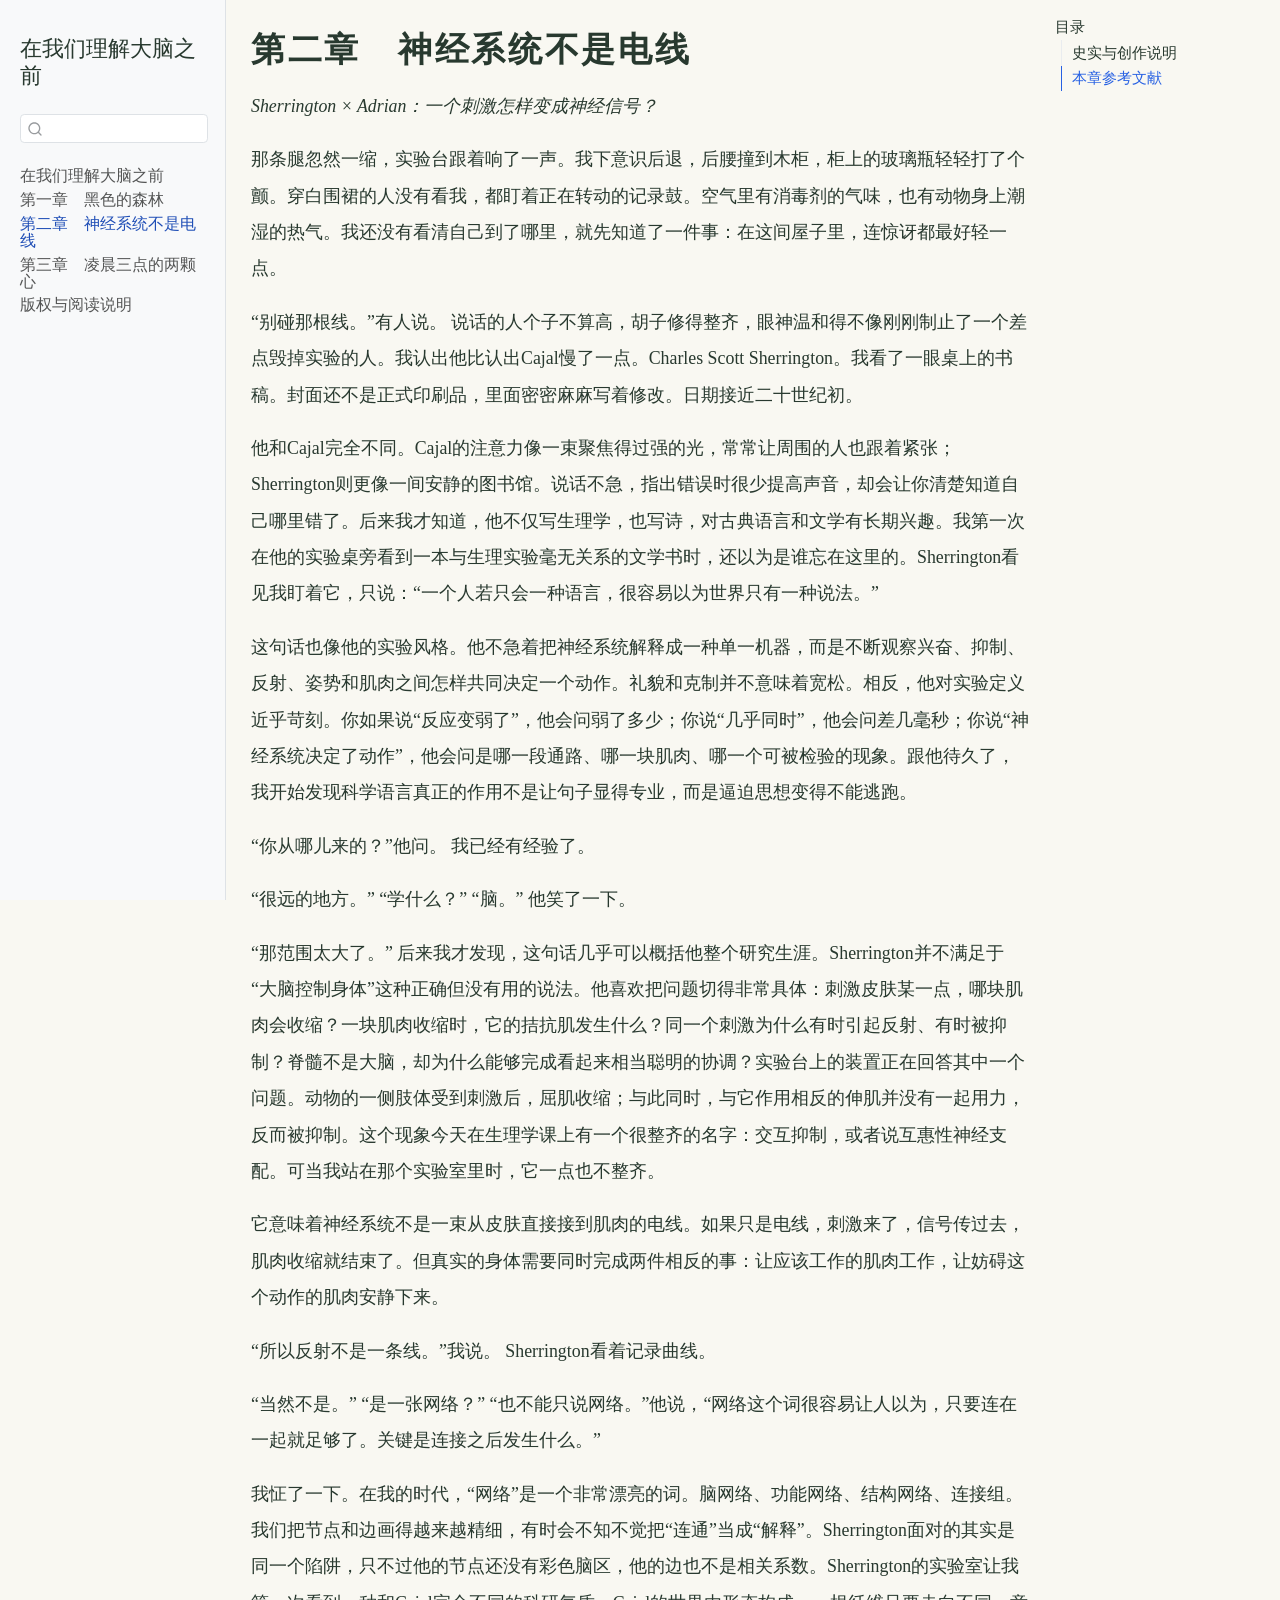
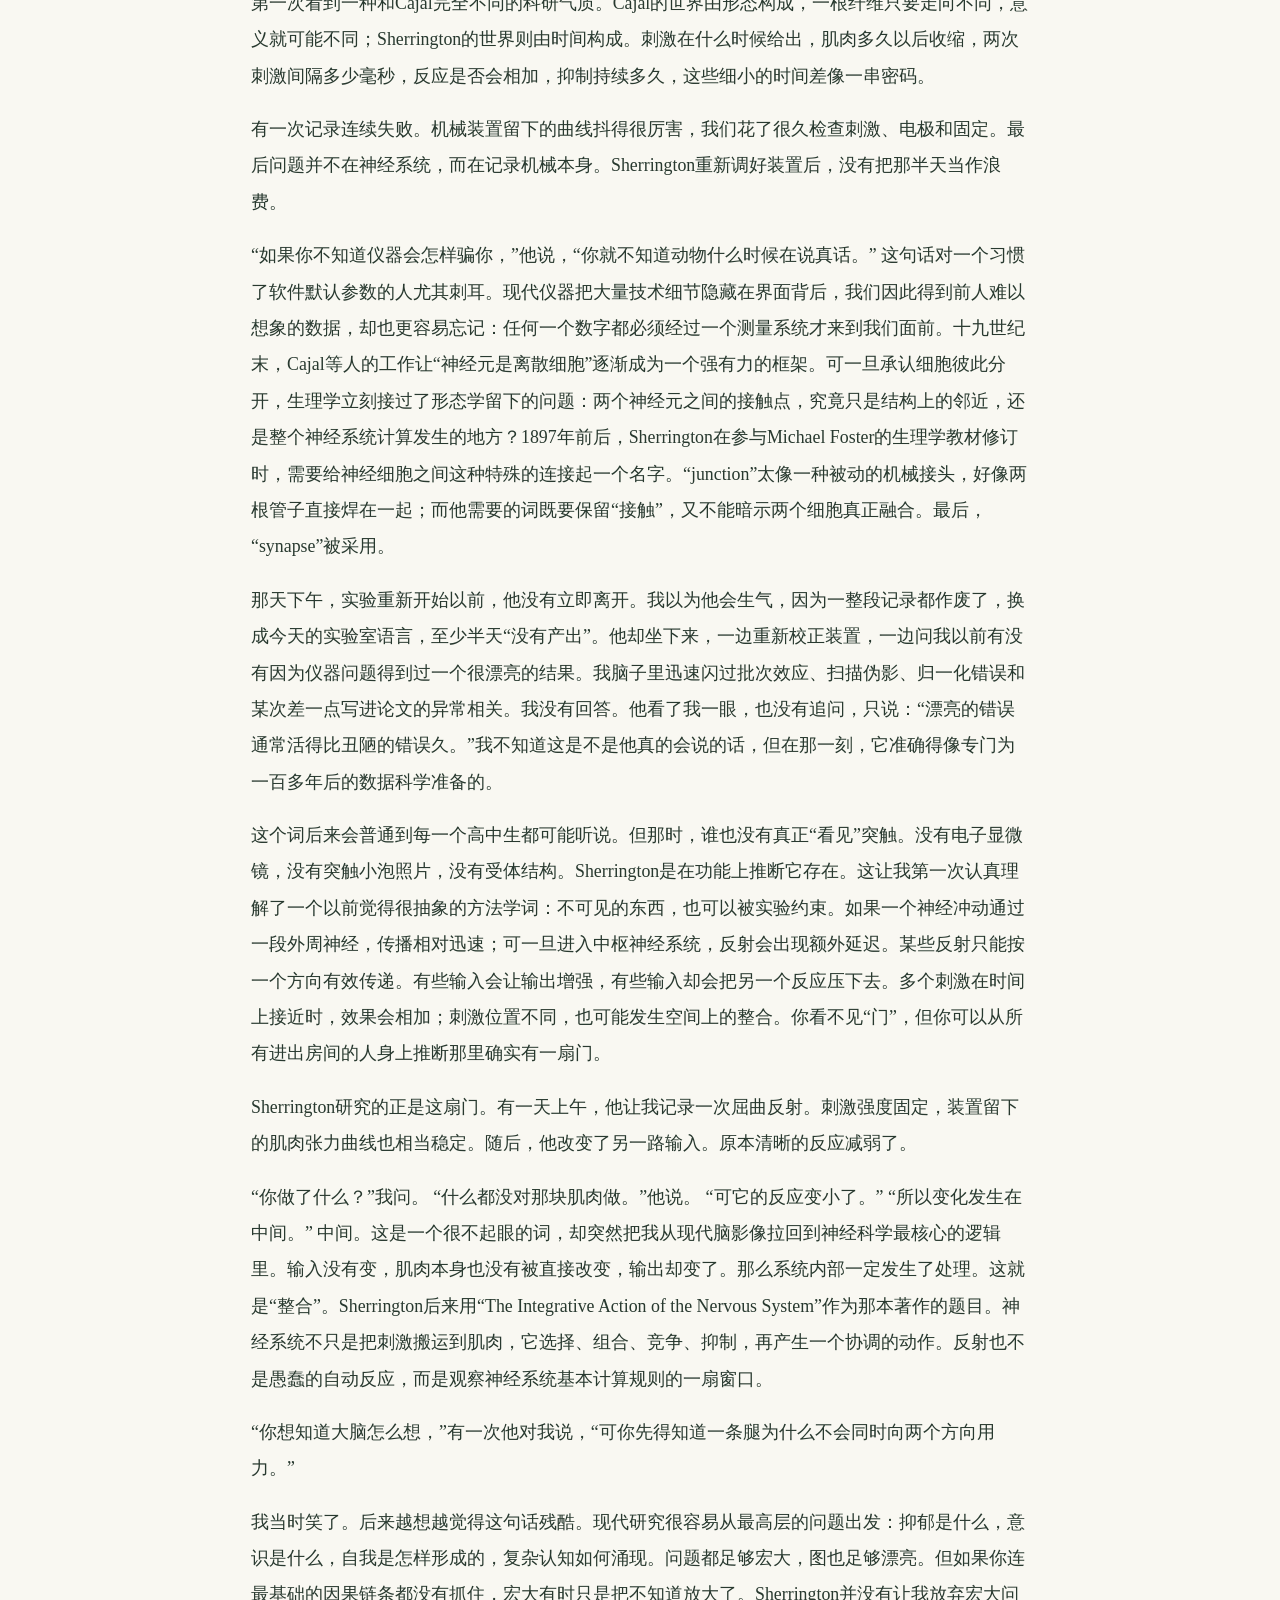
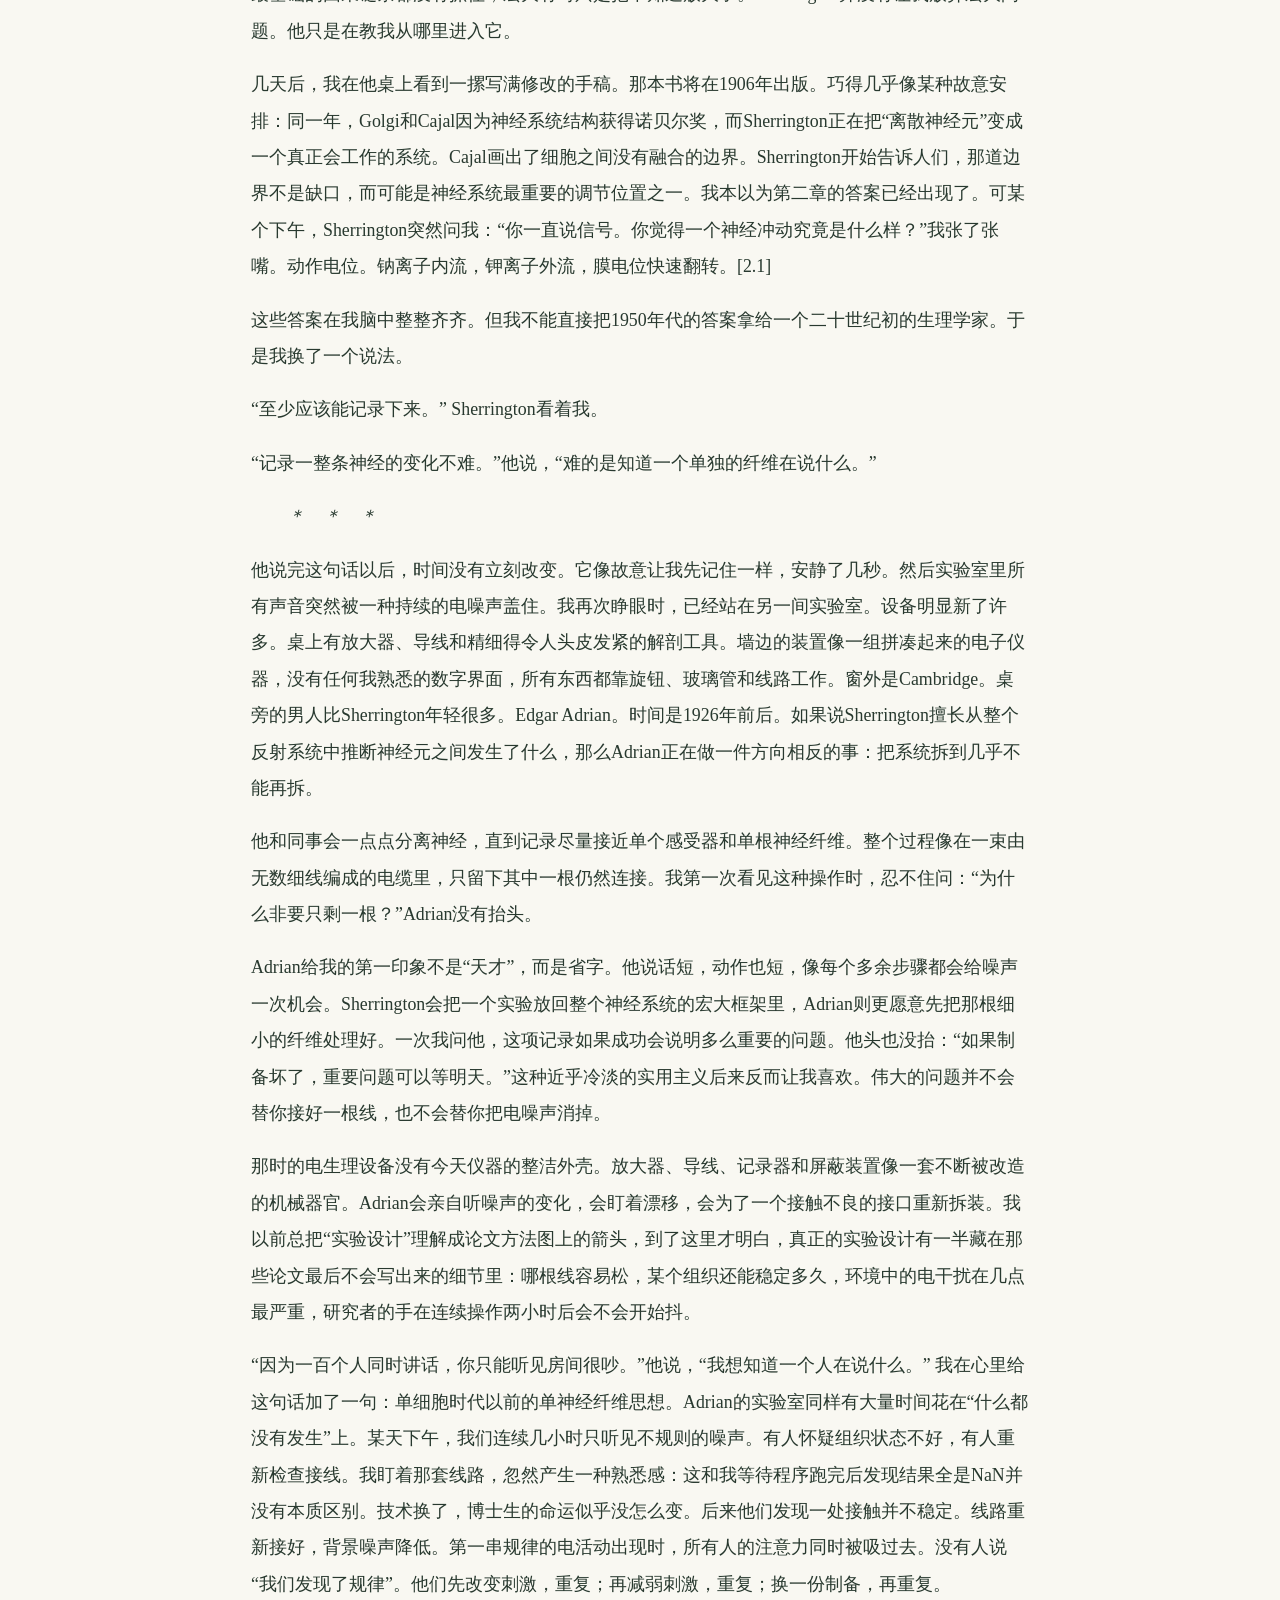
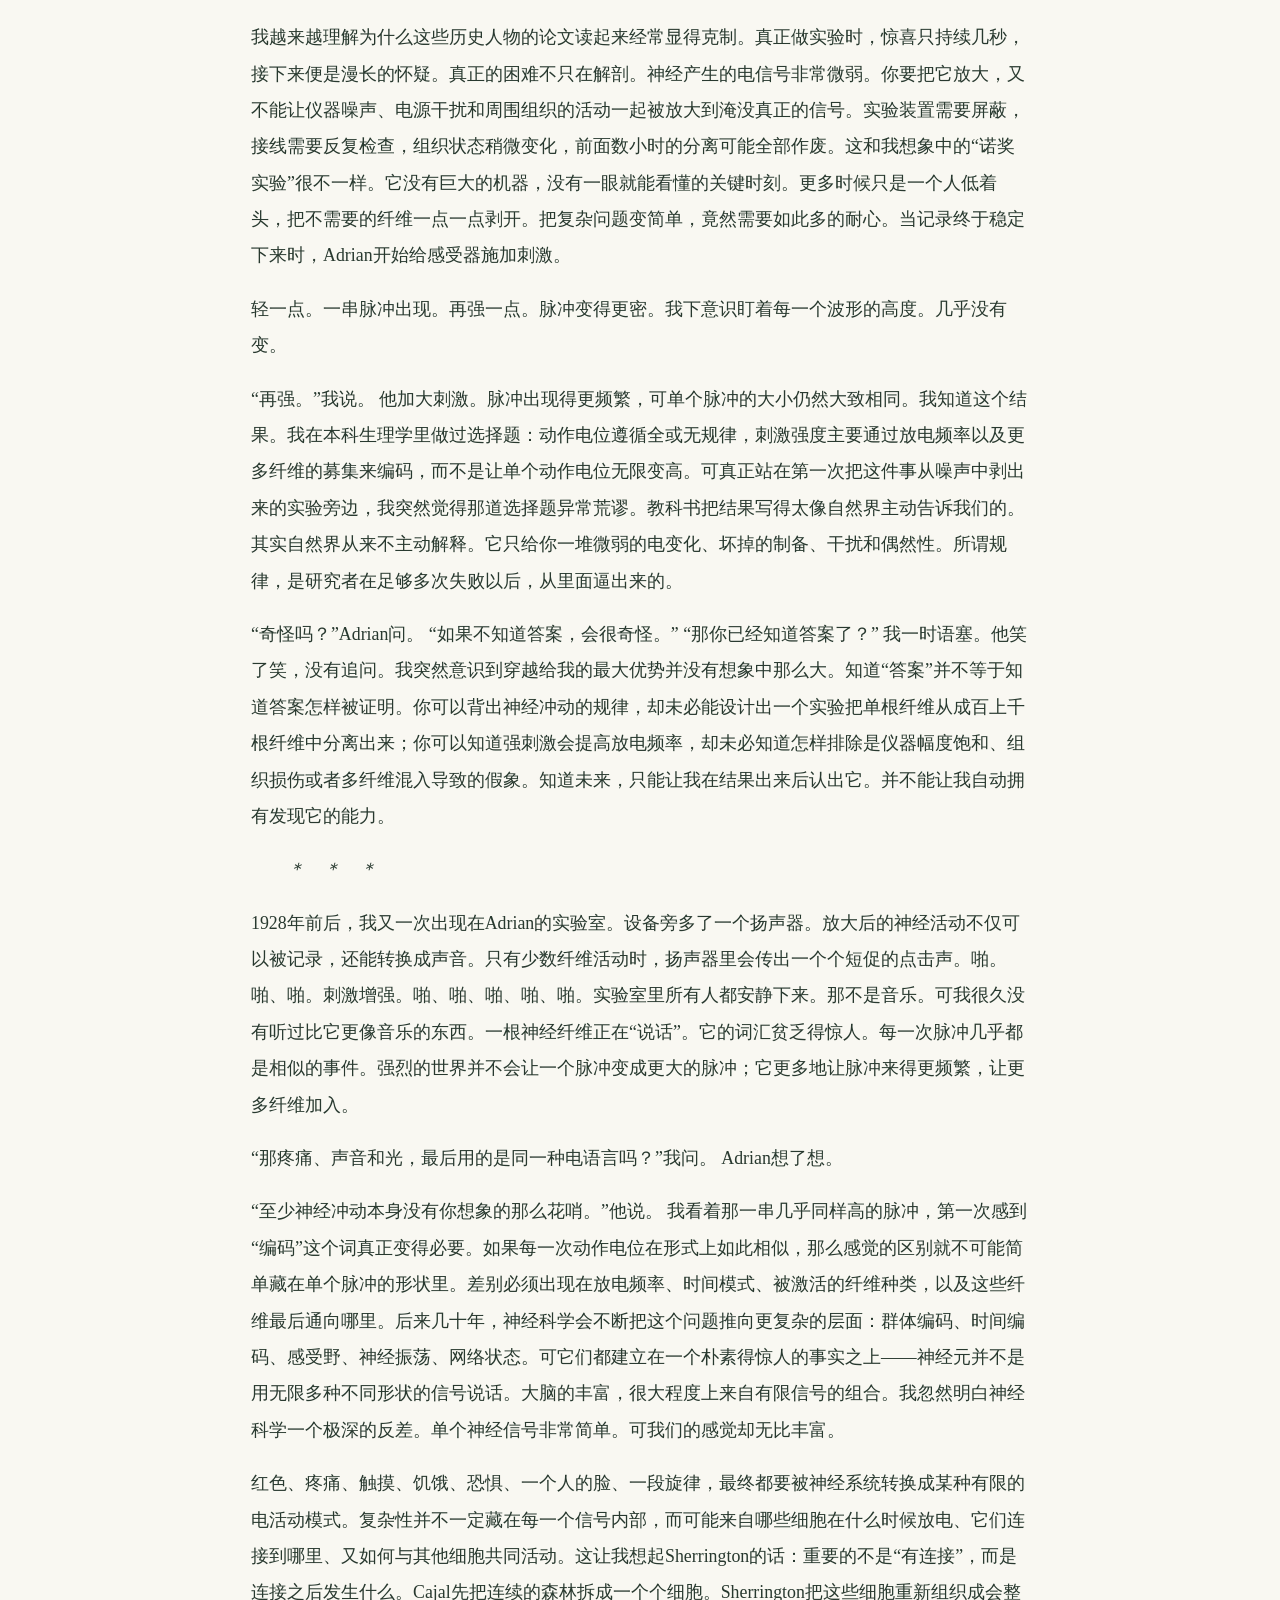
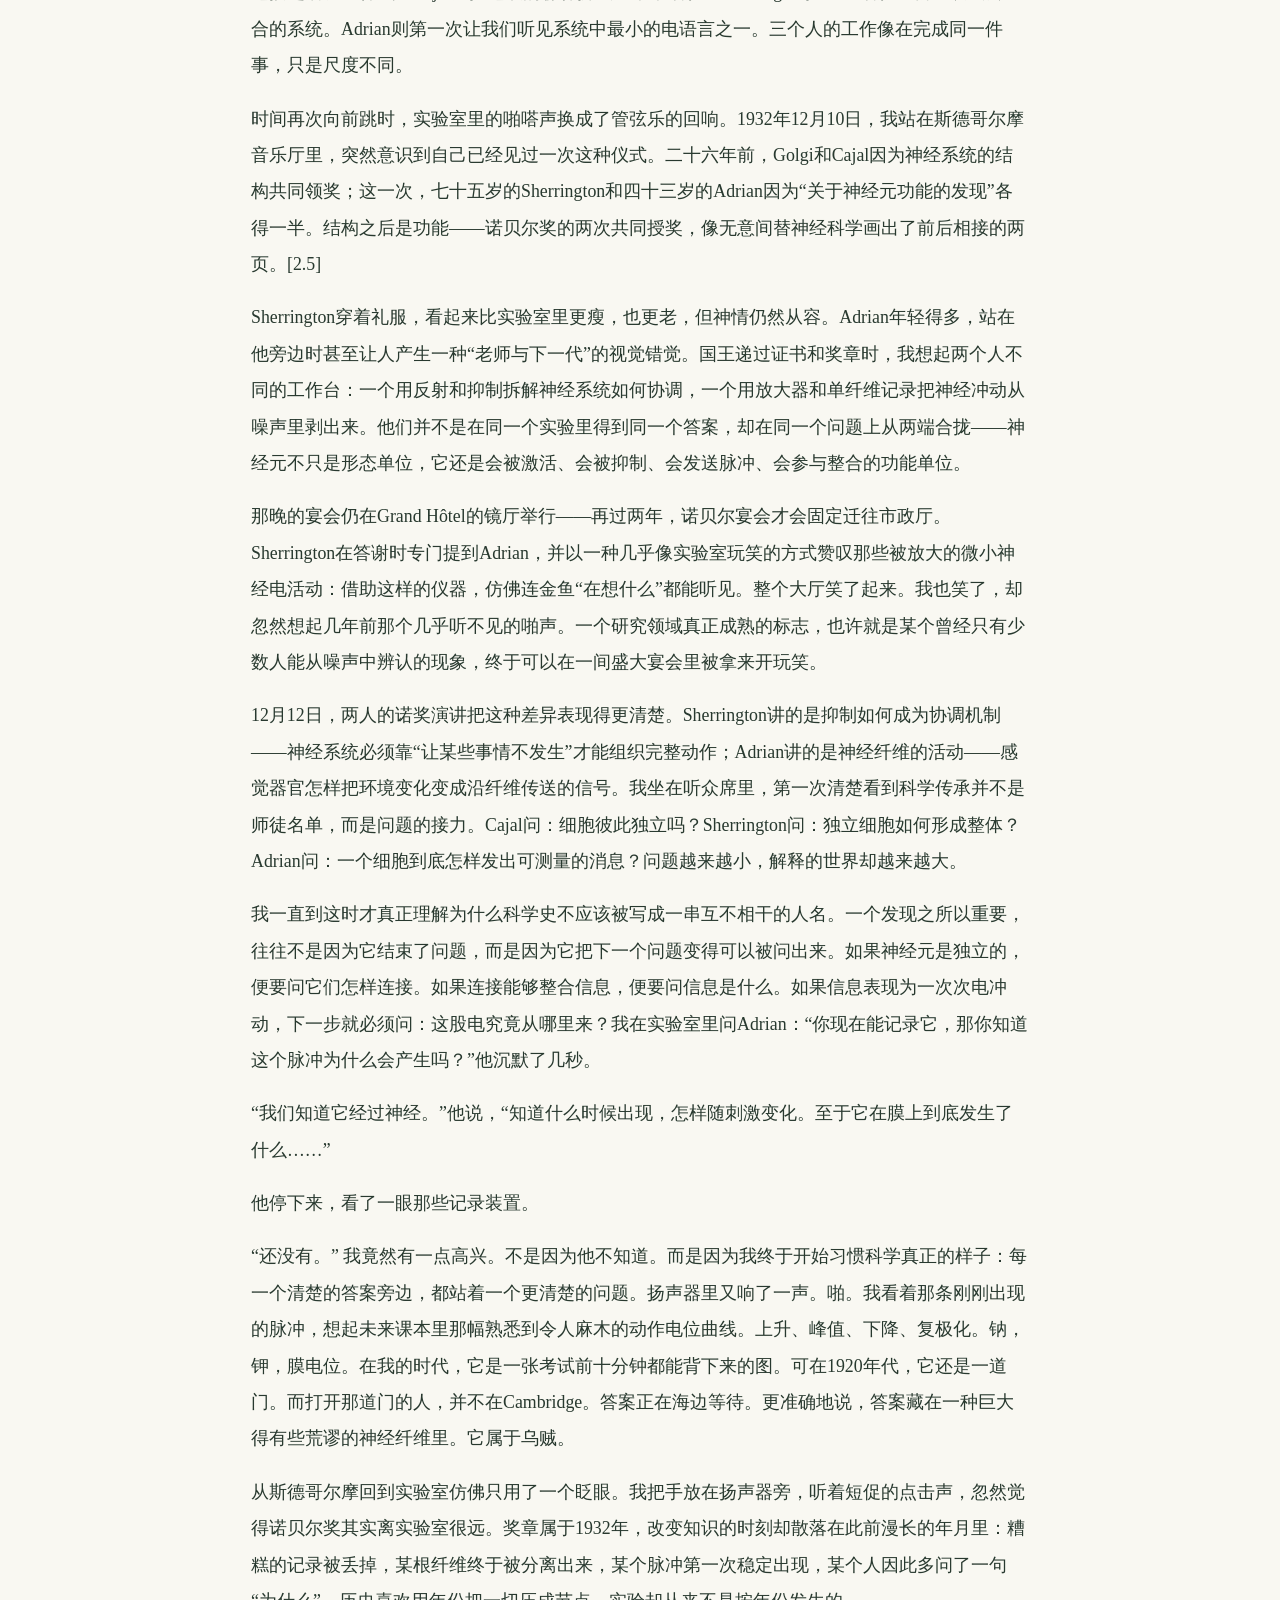
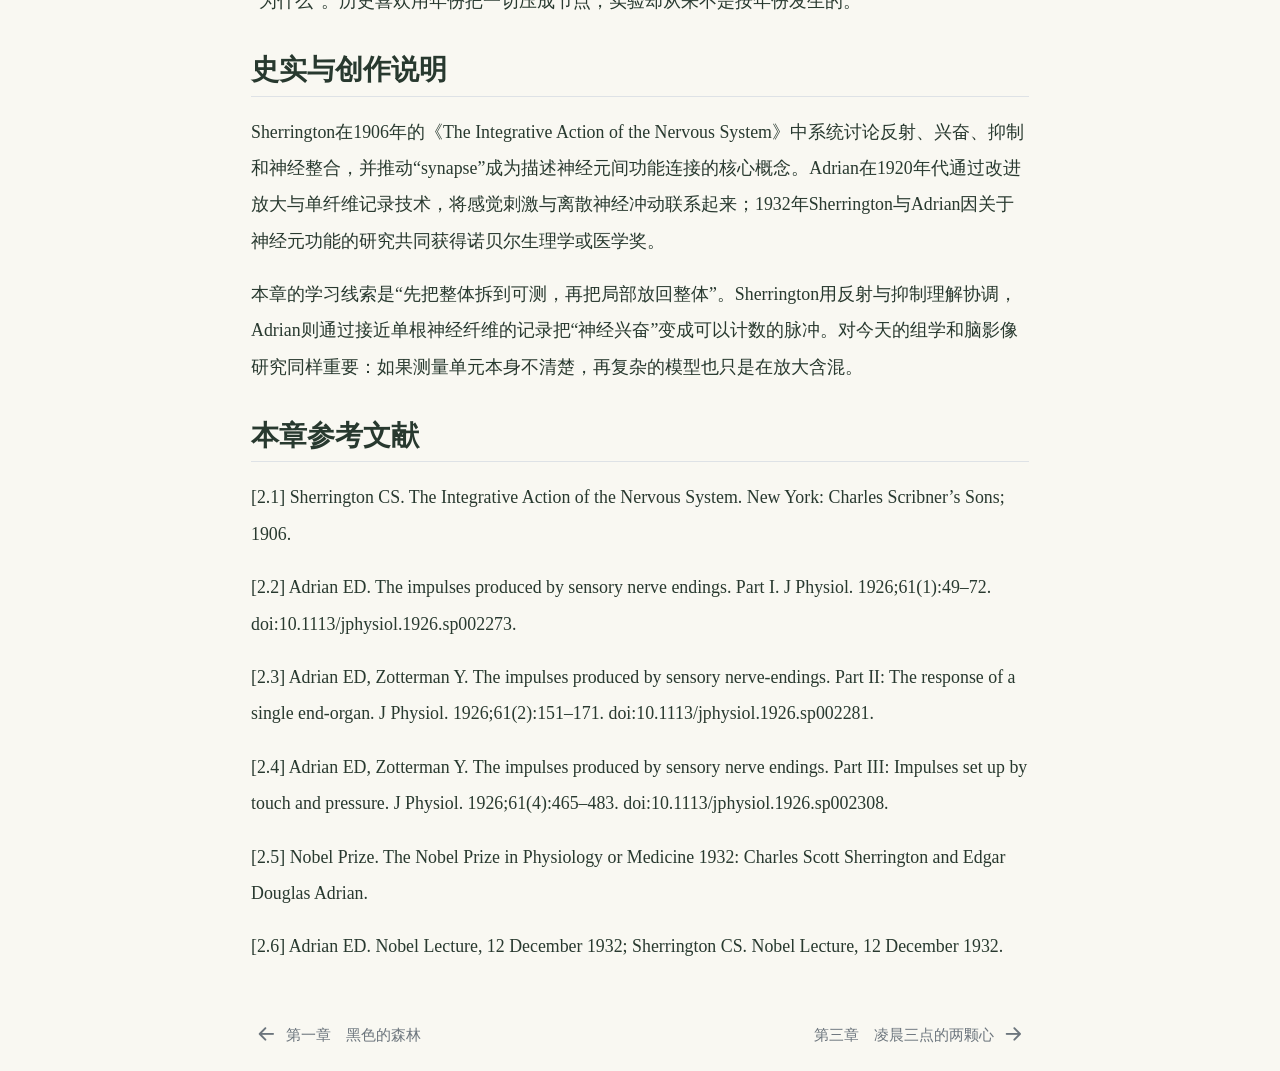
<file: docs/brain-novel/ch02.html>
<!DOCTYPE html>
<html xmlns="http://www.w3.org/1999/xhtml" lang="zh-Hans" xml:lang="zh-Hans"><head>

<meta charset="utf-8">
<meta name="generator" content="quarto-1.10.19">

<meta name="viewport" content="width=device-width, initial-scale=1.0, user-scalable=yes">

<meta name="description" content="一部以真实科学史为背景的原创小说。在线开放前三章试读，完整24章尚未公开。">

<title>第二章　神经系统不是电线 – 在我们理解大脑之前</title>
<style>
/* Default styles provided by pandoc.
** See https://pandoc.org/MANUAL.html#variables-for-html for config info.
*/
span.smallcaps{font-variant: small-caps;}
div.columns{display: flex; gap: 1.5em;}
div.column{flex: auto;}
@media screen {
div.columns{gap: min(4vw, 1.5em);}
div.column{overflow-x: auto;}
}
div.hanging-indent{margin-left: 1.5em; text-indent: -1.5em;}
ul.task-list{list-style: none;}
ul.task-list li input[type="checkbox"] {
  width: 0.8em;
  margin: 0 0.8em 0.2em -1em; /* quarto-specific, see https://github.com/quarto-dev/quarto-cli/issues/4556 */ 
  vertical-align: middle;
}
</style>


<script src="site_libs/quarto-nav/quarto-nav.js"></script>
<script src="site_libs/quarto-nav/headroom.min.js"></script>
<script src="site_libs/clipboard/clipboard.min.js"></script>
<script src="site_libs/quarto-search/autocomplete.umd.js"></script>
<script src="site_libs/quarto-search/fuse.min.js"></script>
<script src="site_libs/quarto-search/quarto-search.js"></script>
<meta name="quarto:offset" content="./">
<link href="./ch03.html" rel="next">
<link href="./ch01.html" rel="prev">
<script src="site_libs/quarto-html/quarto.js" type="module"></script>
<script src="site_libs/quarto-html/tabsets/tabsets.js" type="module"></script>
<script src="site_libs/quarto-html/popper.min.js"></script>
<script src="site_libs/quarto-html/tippy.umd.min.js"></script>
<script src="site_libs/quarto-html/anchor.min.js"></script>
<link href="site_libs/quarto-html/tippy.css" rel="stylesheet">
<link href="site_libs/quarto-html/quarto-syntax-highlighting-bf27225e3a48a9273f3daa8f8e829971.css" rel="stylesheet" id="quarto-text-highlighting-styles">
<script src="site_libs/bootstrap/bootstrap.min.js"></script>
<link href="site_libs/bootstrap/bootstrap-icons.css" rel="stylesheet">
<link href="site_libs/bootstrap/bootstrap-ec3878898bf37463fae59faabc695f0f.min.css" rel="stylesheet" append-hash="true" id="quarto-bootstrap" data-mode="light">
<script id="quarto-search-options" type="application/json">{
  "location": "sidebar",
  "copy-button": false,
  "collapse-after": 3,
  "panel-placement": "start",
  "type": "textbox",
  "limit": 50,
  "keyboard-shortcut": [
    "f",
    "/",
    "s"
  ],
  "show-item-context": false,
  "language": {
    "search-no-results-text": "没有结果",
    "search-matching-documents-text": "匹配的文档",
    "search-copy-link-title": "复制搜索链接",
    "search-hide-matches-text": "隐藏其它匹配结果",
    "search-more-match-text": "更多匹配结果",
    "search-more-matches-text": "更多匹配结果",
    "search-clear-button-title": "清除",
    "search-text-placeholder": "",
    "search-detached-cancel-button-title": "取消",
    "search-submit-button-title": "提交",
    "search-label": "搜索"
  }
}</script>
<style>html{ scroll-behavior: smooth; }</style>


<link rel="stylesheet" href="book.css">
</head>

<body class="nav-sidebar docked quarto-light">

<div id="quarto-search-results"></div>
  <header id="quarto-header" class="headroom fixed-top">
  <nav class="quarto-secondary-nav">
    <div class="container-fluid d-flex">
      <button type="button" class="quarto-btn-toggle btn" data-bs-toggle="collapse" role="button" data-bs-target=".quarto-sidebar-collapse-item" aria-controls="quarto-sidebar" aria-expanded="false" aria-label="展开或折叠侧边栏导航" onclick="if (window.quartoToggleHeadroom) { window.quartoToggleHeadroom(); }">
        <i class="bi bi-layout-text-sidebar-reverse"></i>
      </button>
        <nav class="quarto-page-breadcrumbs" aria-label="breadcrumb"><ol class="breadcrumb"><li class="breadcrumb-item"><a href="./ch02.html"><span class="chapter-title">第二章　神经系统不是电线</span></a></li></ol></nav>
        <a class="flex-grow-1" role="navigation" data-bs-toggle="collapse" data-bs-target=".quarto-sidebar-collapse-item" aria-controls="quarto-sidebar" aria-expanded="false" aria-label="展开或折叠侧边栏导航" onclick="if (window.quartoToggleHeadroom) { window.quartoToggleHeadroom(); }">      
        </a>
      <button type="button" class="btn quarto-search-button" aria-label="搜索" onclick="window.quartoOpenSearch();">
        <i class="bi bi-search"></i>
      </button>
    </div>
  </nav>
</header>
<!-- content -->
<div id="quarto-content" class="quarto-container page-columns page-rows-contents page-layout-article">
<!-- sidebar -->
  <nav id="quarto-sidebar" class="sidebar collapse collapse-horizontal quarto-sidebar-collapse-item sidebar-navigation docked overflow-auto">
    <div class="pt-lg-2 mt-2 text-left sidebar-header">
    <div class="sidebar-title mb-0 py-0">
      <a href="./">在我们理解大脑之前</a> 
    </div>
      </div>
        <div class="mt-2 flex-shrink-0 align-items-center">
        <div class="sidebar-search">
        <div id="quarto-search" class="" title="搜索"></div>
        </div>
        </div>
    <div class="sidebar-menu-container"> 
    <ul class="list-unstyled mt-1">
        <li class="sidebar-item">
  <div class="sidebar-item-container"> 
  <a href="./index.html" class="sidebar-item-text sidebar-link"><span class="chapter-title">在我们理解大脑之前</span></a>
  </div>
</li>
        <li class="sidebar-item">
  <div class="sidebar-item-container"> 
  <a href="./ch01.html" class="sidebar-item-text sidebar-link"><span class="chapter-title">第一章　黑色的森林</span></a>
  </div>
</li>
        <li class="sidebar-item">
  <div class="sidebar-item-container"> 
  <a href="./ch02.html" class="sidebar-item-text sidebar-link active"><span class="chapter-title">第二章　神经系统不是电线</span></a>
  </div>
</li>
        <li class="sidebar-item">
  <div class="sidebar-item-container"> 
  <a href="./ch03.html" class="sidebar-item-text sidebar-link"><span class="chapter-title">第三章　凌晨三点的两颗心</span></a>
  </div>
</li>
        <li class="sidebar-item">
  <div class="sidebar-item-container"> 
  <a href="./about.html" class="sidebar-item-text sidebar-link"><span class="chapter-title">版权与阅读说明</span></a>
  </div>
</li>
    </ul>
    </div>
</nav>
<div id="quarto-sidebar-glass" class="quarto-sidebar-collapse-item" data-bs-toggle="collapse" data-bs-target=".quarto-sidebar-collapse-item"></div>
<!-- margin-sidebar -->
    <div id="quarto-margin-sidebar" class="sidebar margin-sidebar">
        <nav id="TOC" role="doc-toc" class="toc-active">
    <h2 id="toc-title">目录</h2>
   
  <ul>
  <li><a href="#史实与创作说明" id="toc-史实与创作说明" class="nav-link active" data-scroll-target="#史实与创作说明">史实与创作说明</a></li>
  <li><a href="#本章参考文献" id="toc-本章参考文献" class="nav-link" data-scroll-target="#本章参考文献">本章参考文献</a></li>
  </ul>
</nav>
    </div>
<!-- main -->
<main class="content" id="quarto-document-content">

<header id="title-block-header" class="quarto-title-block default">
<div class="quarto-title">
<h1 class="title"><span class="chapter-title">第二章　神经系统不是电线</span></h1>
</div>



<div class="quarto-title-meta">

    
  
    
  </div>
  


</header>


<p><em>Sherrington × Adrian：一个刺激怎样变成神经信号？</em></p>
<p>那条腿忽然一缩，实验台跟着响了一声。我下意识后退，后腰撞到木柜，柜上的玻璃瓶轻轻打了个颤。穿白围裙的人没有看我，都盯着正在转动的记录鼓。空气里有消毒剂的气味，也有动物身上潮湿的热气。我还没有看清自己到了哪里，就先知道了一件事：在这间屋子里，连惊讶都最好轻一点。</p>
<p>“别碰那根线。”有人说。 说话的人个子不算高，胡子修得整齐，眼神温和得不像刚刚制止了一个差点毁掉实验的人。我认出他比认出Cajal慢了一点。Charles Scott Sherrington。我看了一眼桌上的书稿。封面还不是正式印刷品，里面密密麻麻写着修改。日期接近二十世纪初。</p>
<p>他和Cajal完全不同。Cajal的注意力像一束聚焦得过强的光，常常让周围的人也跟着紧张；Sherrington则更像一间安静的图书馆。说话不急，指出错误时很少提高声音，却会让你清楚知道自己哪里错了。后来我才知道，他不仅写生理学，也写诗，对古典语言和文学有长期兴趣。我第一次在他的实验桌旁看到一本与生理实验毫无关系的文学书时，还以为是谁忘在这里的。Sherrington看见我盯着它，只说：“一个人若只会一种语言，很容易以为世界只有一种说法。”</p>
<p>这句话也像他的实验风格。他不急着把神经系统解释成一种单一机器，而是不断观察兴奋、抑制、反射、姿势和肌肉之间怎样共同决定一个动作。礼貌和克制并不意味着宽松。相反，他对实验定义近乎苛刻。你如果说“反应变弱了”，他会问弱了多少；你说“几乎同时”，他会问差几毫秒；你说“神经系统决定了动作”，他会问是哪一段通路、哪一块肌肉、哪一个可被检验的现象。跟他待久了，我开始发现科学语言真正的作用不是让句子显得专业，而是逼迫思想变得不能逃跑。</p>
<p>“你从哪儿来的？”他问。 我已经有经验了。</p>
<p>“很远的地方。” “学什么？” “脑。” 他笑了一下。</p>
<p>“那范围太大了。” 后来我才发现，这句话几乎可以概括他整个研究生涯。Sherrington并不满足于“大脑控制身体”这种正确但没有用的说法。他喜欢把问题切得非常具体：刺激皮肤某一点，哪块肌肉会收缩？一块肌肉收缩时，它的拮抗肌发生什么？同一个刺激为什么有时引起反射、有时被抑制？脊髓不是大脑，却为什么能够完成看起来相当聪明的协调？实验台上的装置正在回答其中一个问题。动物的一侧肢体受到刺激后，屈肌收缩；与此同时，与它作用相反的伸肌并没有一起用力，反而被抑制。这个现象今天在生理学课上有一个很整齐的名字：交互抑制，或者说互惠性神经支配。可当我站在那个实验室里时，它一点也不整齐。</p>
<p>它意味着神经系统不是一束从皮肤直接接到肌肉的电线。如果只是电线，刺激来了，信号传过去，肌肉收缩就结束了。但真实的身体需要同时完成两件相反的事：让应该工作的肌肉工作，让妨碍这个动作的肌肉安静下来。</p>
<p>“所以反射不是一条线。”我说。 Sherrington看着记录曲线。</p>
<p>“当然不是。” “是一张网络？” “也不能只说网络。”他说，“网络这个词很容易让人以为，只要连在一起就足够了。关键是连接之后发生什么。”</p>
<p>我怔了一下。在我的时代，“网络”是一个非常漂亮的词。脑网络、功能网络、结构网络、连接组。我们把节点和边画得越来越精细，有时会不知不觉把“连通”当成“解释”。Sherrington面对的其实是同一个陷阱，只不过他的节点还没有彩色脑区，他的边也不是相关系数。Sherrington的实验室让我第一次看到一种和Cajal完全不同的科研气质。Cajal的世界由形态构成，一根纤维只要走向不同，意义就可能不同；Sherrington的世界则由时间构成。刺激在什么时候给出，肌肉多久以后收缩，两次刺激间隔多少毫秒，反应是否会相加，抑制持续多久，这些细小的时间差像一串密码。</p>
<p>有一次记录连续失败。机械装置留下的曲线抖得很厉害，我们花了很久检查刺激、电极和固定。最后问题并不在神经系统，而在记录机械本身。Sherrington重新调好装置后，没有把那半天当作浪费。</p>
<p>“如果你不知道仪器会怎样骗你，”他说，“你就不知道动物什么时候在说真话。” 这句话对一个习惯了软件默认参数的人尤其刺耳。现代仪器把大量技术细节隐藏在界面背后，我们因此得到前人难以想象的数据，却也更容易忘记：任何一个数字都必须经过一个测量系统才来到我们面前。十九世纪末，Cajal等人的工作让“神经元是离散细胞”逐渐成为一个强有力的框架。可一旦承认细胞彼此分开，生理学立刻接过了形态学留下的问题：两个神经元之间的接触点，究竟只是结构上的邻近，还是整个神经系统计算发生的地方？1897年前后，Sherrington在参与Michael Foster的生理学教材修订时，需要给神经细胞之间这种特殊的连接起一个名字。“junction”太像一种被动的机械接头，好像两根管子直接焊在一起；而他需要的词既要保留“接触”，又不能暗示两个细胞真正融合。最后，“synapse”被采用。</p>
<p>那天下午，实验重新开始以前，他没有立即离开。我以为他会生气，因为一整段记录都作废了，换成今天的实验室语言，至少半天“没有产出”。他却坐下来，一边重新校正装置，一边问我以前有没有因为仪器问题得到过一个很漂亮的结果。我脑子里迅速闪过批次效应、扫描伪影、归一化错误和某次差一点写进论文的异常相关。我没有回答。他看了我一眼，也没有追问，只说：“漂亮的错误通常活得比丑陋的错误久。”我不知道这是不是他真的会说的话，但在那一刻，它准确得像专门为一百多年后的数据科学准备的。</p>
<p>这个词后来会普通到每一个高中生都可能听说。但那时，谁也没有真正“看见”突触。没有电子显微镜，没有突触小泡照片，没有受体结构。Sherrington是在功能上推断它存在。这让我第一次认真理解了一个以前觉得很抽象的方法学词：不可见的东西，也可以被实验约束。如果一个神经冲动通过一段外周神经，传播相对迅速；可一旦进入中枢神经系统，反射会出现额外延迟。某些反射只能按一个方向有效传递。有些输入会让输出增强，有些输入却会把另一个反应压下去。多个刺激在时间上接近时，效果会相加；刺激位置不同，也可能发生空间上的整合。你看不见“门”，但你可以从所有进出房间的人身上推断那里确实有一扇门。</p>
<p>Sherrington研究的正是这扇门。有一天上午，他让我记录一次屈曲反射。刺激强度固定，装置留下的肌肉张力曲线也相当稳定。随后，他改变了另一路输入。原本清晰的反应减弱了。</p>
<p>“你做了什么？”我问。 “什么都没对那块肌肉做。”他说。 “可它的反应变小了。” “所以变化发生在中间。” 中间。这是一个很不起眼的词，却突然把我从现代脑影像拉回到神经科学最核心的逻辑里。输入没有变，肌肉本身也没有被直接改变，输出却变了。那么系统内部一定发生了处理。这就是“整合”。Sherrington后来用“The Integrative Action of the Nervous System”作为那本著作的题目。神经系统不只是把刺激搬运到肌肉，它选择、组合、竞争、抑制，再产生一个协调的动作。反射也不是愚蠢的自动反应，而是观察神经系统基本计算规则的一扇窗口。</p>
<p>“你想知道大脑怎么想，”有一次他对我说，“可你先得知道一条腿为什么不会同时向两个方向用力。”</p>
<p>我当时笑了。后来越想越觉得这句话残酷。现代研究很容易从最高层的问题出发：抑郁是什么，意识是什么，自我是怎样形成的，复杂认知如何涌现。问题都足够宏大，图也足够漂亮。但如果你连最基础的因果链条都没有抓住，宏大有时只是把不知道放大了。Sherrington并没有让我放弃宏大问题。他只是在教我从哪里进入它。</p>
<p>几天后，我在他桌上看到一摞写满修改的手稿。那本书将在1906年出版。巧得几乎像某种故意安排：同一年，Golgi和Cajal因为神经系统结构获得诺贝尔奖，而Sherrington正在把“离散神经元”变成一个真正会工作的系统。Cajal画出了细胞之间没有融合的边界。Sherrington开始告诉人们，那道边界不是缺口，而可能是神经系统最重要的调节位置之一。我本以为第二章的答案已经出现了。可某个下午，Sherrington突然问我：“你一直说信号。你觉得一个神经冲动究竟是什么样？”我张了张嘴。动作电位。钠离子内流，钾离子外流，膜电位快速翻转。[2.1]</p>
<p>这些答案在我脑中整整齐齐。但我不能直接把1950年代的答案拿给一个二十世纪初的生理学家。于是我换了一个说法。</p>
<p>“至少应该能记录下来。” Sherrington看着我。</p>
<p>“记录一整条神经的变化不难。”他说，“难的是知道一个单独的纤维在说什么。”</p>
<p><em>　　＊　＊　＊</em></p>
<p>他说完这句话以后，时间没有立刻改变。它像故意让我先记住一样，安静了几秒。然后实验室里所有声音突然被一种持续的电噪声盖住。我再次睁眼时，已经站在另一间实验室。设备明显新了许多。桌上有放大器、导线和精细得令人头皮发紧的解剖工具。墙边的装置像一组拼凑起来的电子仪器，没有任何我熟悉的数字界面，所有东西都靠旋钮、玻璃管和线路工作。窗外是Cambridge。桌旁的男人比Sherrington年轻很多。Edgar Adrian。时间是1926年前后。如果说Sherrington擅长从整个反射系统中推断神经元之间发生了什么，那么Adrian正在做一件方向相反的事：把系统拆到几乎不能再拆。</p>
<p>他和同事会一点点分离神经，直到记录尽量接近单个感受器和单根神经纤维。整个过程像在一束由无数细线编成的电缆里，只留下其中一根仍然连接。我第一次看见这种操作时，忍不住问：“为什么非要只剩一根？”Adrian没有抬头。</p>
<p>Adrian给我的第一印象不是“天才”，而是省字。他说话短，动作也短，像每个多余步骤都会给噪声一次机会。Sherrington会把一个实验放回整个神经系统的宏大框架里，Adrian则更愿意先把那根细小的纤维处理好。一次我问他，这项记录如果成功会说明多么重要的问题。他头也没抬：“如果制备坏了，重要问题可以等明天。”这种近乎冷淡的实用主义后来反而让我喜欢。伟大的问题并不会替你接好一根线，也不会替你把电噪声消掉。</p>
<p>那时的电生理设备没有今天仪器的整洁外壳。放大器、导线、记录器和屏蔽装置像一套不断被改造的机械器官。Adrian会亲自听噪声的变化，会盯着漂移，会为了一个接触不良的接口重新拆装。我以前总把“实验设计”理解成论文方法图上的箭头，到了这里才明白，真正的实验设计有一半藏在那些论文最后不会写出来的细节里：哪根线容易松，某个组织还能稳定多久，环境中的电干扰在几点最严重，研究者的手在连续操作两小时后会不会开始抖。</p>
<p>“因为一百个人同时讲话，你只能听见房间很吵。”他说，“我想知道一个人在说什么。” 我在心里给这句话加了一句：单细胞时代以前的单神经纤维思想。Adrian的实验室同样有大量时间花在“什么都没有发生”上。某天下午，我们连续几小时只听见不规则的噪声。有人怀疑组织状态不好，有人重新检查接线。我盯着那套线路，忽然产生一种熟悉感：这和我等待程序跑完后发现结果全是NaN并没有本质区别。技术换了，博士生的命运似乎没怎么变。后来他们发现一处接触并不稳定。线路重新接好，背景噪声降低。第一串规律的电活动出现时，所有人的注意力同时被吸过去。没有人说“我们发现了规律”。他们先改变刺激，重复；再减弱刺激，重复；换一份制备，再重复。</p>
<p>我越来越理解为什么这些历史人物的论文读起来经常显得克制。真正做实验时，惊喜只持续几秒，接下来便是漫长的怀疑。真正的困难不只在解剖。神经产生的电信号非常微弱。你要把它放大，又不能让仪器噪声、电源干扰和周围组织的活动一起被放大到淹没真正的信号。实验装置需要屏蔽，接线需要反复检查，组织状态稍微变化，前面数小时的分离可能全部作废。这和我想象中的“诺奖实验”很不一样。它没有巨大的机器，没有一眼就能看懂的关键时刻。更多时候只是一个人低着头，把不需要的纤维一点一点剥开。把复杂问题变简单，竟然需要如此多的耐心。当记录终于稳定下来时，Adrian开始给感受器施加刺激。</p>
<p>轻一点。一串脉冲出现。再强一点。脉冲变得更密。我下意识盯着每一个波形的高度。几乎没有变。</p>
<p>“再强。”我说。 他加大刺激。脉冲出现得更频繁，可单个脉冲的大小仍然大致相同。我知道这个结果。我在本科生理学里做过选择题：动作电位遵循全或无规律，刺激强度主要通过放电频率以及更多纤维的募集来编码，而不是让单个动作电位无限变高。可真正站在第一次把这件事从噪声中剥出来的实验旁边，我突然觉得那道选择题异常荒谬。教科书把结果写得太像自然界主动告诉我们的。其实自然界从来不主动解释。它只给你一堆微弱的电变化、坏掉的制备、干扰和偶然性。所谓规律，是研究者在足够多次失败以后，从里面逼出来的。</p>
<p>“奇怪吗？”Adrian问。 “如果不知道答案，会很奇怪。” “那你已经知道答案了？” 我一时语塞。他笑了笑，没有追问。我突然意识到穿越给我的最大优势并没有想象中那么大。知道“答案”并不等于知道答案怎样被证明。你可以背出神经冲动的规律，却未必能设计出一个实验把单根纤维从成百上千根纤维中分离出来；你可以知道强刺激会提高放电频率，却未必知道怎样排除是仪器幅度饱和、组织损伤或者多纤维混入导致的假象。知道未来，只能让我在结果出来后认出它。并不能让我自动拥有发现它的能力。</p>
<p><em>　　＊　＊　＊</em></p>
<p>1928年前后，我又一次出现在Adrian的实验室。设备旁多了一个扬声器。放大后的神经活动不仅可以被记录，还能转换成声音。只有少数纤维活动时，扬声器里会传出一个个短促的点击声。啪。啪、啪。刺激增强。啪、啪、啪、啪、啪。实验室里所有人都安静下来。那不是音乐。可我很久没有听过比它更像音乐的东西。一根神经纤维正在“说话”。它的词汇贫乏得惊人。每一次脉冲几乎都是相似的事件。强烈的世界并不会让一个脉冲变成更大的脉冲；它更多地让脉冲来得更频繁，让更多纤维加入。</p>
<p>“那疼痛、声音和光，最后用的是同一种电语言吗？”我问。 Adrian想了想。</p>
<p>“至少神经冲动本身没有你想象的那么花哨。”他说。 我看着那一串几乎同样高的脉冲，第一次感到“编码”这个词真正变得必要。如果每一次动作电位在形式上如此相似，那么感觉的区别就不可能简单藏在单个脉冲的形状里。差别必须出现在放电频率、时间模式、被激活的纤维种类，以及这些纤维最后通向哪里。后来几十年，神经科学会不断把这个问题推向更复杂的层面：群体编码、时间编码、感受野、神经振荡、网络状态。可它们都建立在一个朴素得惊人的事实之上——神经元并不是用无限多种不同形状的信号说话。大脑的丰富，很大程度上来自有限信号的组合。我忽然明白神经科学一个极深的反差。单个神经信号非常简单。可我们的感觉却无比丰富。</p>
<p>红色、疼痛、触摸、饥饿、恐惧、一个人的脸、一段旋律，最终都要被神经系统转换成某种有限的电活动模式。复杂性并不一定藏在每一个信号内部，而可能来自哪些细胞在什么时候放电、它们连接到哪里、又如何与其他细胞共同活动。这让我想起Sherrington的话：重要的不是“有连接”，而是连接之后发生什么。Cajal先把连续的森林拆成一个个细胞。Sherrington把这些细胞重新组织成会整合的系统。Adrian则第一次让我们听见系统中最小的电语言之一。三个人的工作像在完成同一件事，只是尺度不同。</p>
<p>时间再次向前跳时，实验室里的啪嗒声换成了管弦乐的回响。1932年12月10日，我站在斯德哥尔摩音乐厅里，突然意识到自己已经见过一次这种仪式。二十六年前，Golgi和Cajal因为神经系统的结构共同领奖；这一次，七十五岁的Sherrington和四十三岁的Adrian因为“关于神经元功能的发现”各得一半。结构之后是功能——诺贝尔奖的两次共同授奖，像无意间替神经科学画出了前后相接的两页。[2.5]</p>
<p>Sherrington穿着礼服，看起来比实验室里更瘦，也更老，但神情仍然从容。Adrian年轻得多，站在他旁边时甚至让人产生一种“老师与下一代”的视觉错觉。国王递过证书和奖章时，我想起两个人不同的工作台：一个用反射和抑制拆解神经系统如何协调，一个用放大器和单纤维记录把神经冲动从噪声里剥出来。他们并不是在同一个实验里得到同一个答案，却在同一个问题上从两端合拢——神经元不只是形态单位，它还是会被激活、会被抑制、会发送脉冲、会参与整合的功能单位。</p>
<p>那晚的宴会仍在Grand Hôtel的镜厅举行——再过两年，诺贝尔宴会才会固定迁往市政厅。Sherrington在答谢时专门提到Adrian，并以一种几乎像实验室玩笑的方式赞叹那些被放大的微小神经电活动：借助这样的仪器，仿佛连金鱼“在想什么”都能听见。整个大厅笑了起来。我也笑了，却忽然想起几年前那个几乎听不见的啪声。一个研究领域真正成熟的标志，也许就是某个曾经只有少数人能从噪声中辨认的现象，终于可以在一间盛大宴会里被拿来开玩笑。</p>
<p>12月12日，两人的诺奖演讲把这种差异表现得更清楚。Sherrington讲的是抑制如何成为协调机制——神经系统必须靠“让某些事情不发生”才能组织完整动作；Adrian讲的是神经纤维的活动——感觉器官怎样把环境变化变成沿纤维传送的信号。我坐在听众席里，第一次清楚看到科学传承并不是师徒名单，而是问题的接力。Cajal问：细胞彼此独立吗？Sherrington问：独立细胞如何形成整体？Adrian问：一个细胞到底怎样发出可测量的消息？问题越来越小，解释的世界却越来越大。</p>
<p>我一直到这时才真正理解为什么科学史不应该被写成一串互不相干的人名。一个发现之所以重要，往往不是因为它结束了问题，而是因为它把下一个问题变得可以被问出来。如果神经元是独立的，便要问它们怎样连接。如果连接能够整合信息，便要问信息是什么。如果信息表现为一次次电冲动，下一步就必须问：这股电究竟从哪里来？我在实验室里问Adrian：“你现在能记录它，那你知道这个脉冲为什么会产生吗？”他沉默了几秒。</p>
<p>“我们知道它经过神经。”他说，“知道什么时候出现，怎样随刺激变化。至于它在膜上到底发生了什么……”</p>
<p>他停下来，看了一眼那些记录装置。</p>
<p>“还没有。” 我竟然有一点高兴。不是因为他不知道。而是因为我终于开始习惯科学真正的样子：每一个清楚的答案旁边，都站着一个更清楚的问题。扬声器里又响了一声。啪。我看着那条刚刚出现的脉冲，想起未来课本里那幅熟悉到令人麻木的动作电位曲线。上升、峰值、下降、复极化。钠，钾，膜电位。在我的时代，它是一张考试前十分钟都能背下来的图。可在1920年代，它还是一道门。而打开那道门的人，并不在Cambridge。答案正在海边等待。更准确地说，答案藏在一种巨大得有些荒谬的神经纤维里。它属于乌贼。</p>
<p>从斯德哥尔摩回到实验室仿佛只用了一个眨眼。我把手放在扬声器旁，听着短促的点击声，忽然觉得诺贝尔奖其实离实验室很远。奖章属于1932年，改变知识的时刻却散落在此前漫长的年月里：糟糕的记录被丢掉，某根纤维终于被分离出来，某个脉冲第一次稳定出现，某个人因此多问了一句“为什么”。历史喜欢用年份把一切压成节点，实验却从来不是按年份发生的。</p>
<section id="史实与创作说明" class="level2">
<h2 class="anchored" data-anchor-id="史实与创作说明">史实与创作说明</h2>
<p>Sherrington在1906年的《The Integrative Action of the Nervous System》中系统讨论反射、兴奋、抑制和神经整合，并推动“synapse”成为描述神经元间功能连接的核心概念。Adrian在1920年代通过改进放大与单纤维记录技术，将感觉刺激与离散神经冲动联系起来；1932年Sherrington与Adrian因关于神经元功能的研究共同获得诺贝尔生理学或医学奖。</p>
<p>本章的学习线索是“先把整体拆到可测，再把局部放回整体”。Sherrington用反射与抑制理解协调，Adrian则通过接近单根神经纤维的记录把“神经兴奋”变成可以计数的脉冲。对今天的组学和脑影像研究同样重要：如果测量单元本身不清楚，再复杂的模型也只是在放大含混。</p>
</section>
<section id="本章参考文献" class="level2">
<h2 class="anchored" data-anchor-id="本章参考文献">本章参考文献</h2>
<p>[2.1] Sherrington CS. The Integrative Action of the Nervous System. New York: Charles Scribner’s Sons; 1906.</p>
<p>[2.2] Adrian ED. The impulses produced by sensory nerve endings. Part I. J Physiol. 1926;61(1):49–72. doi:10.1113/jphysiol.1926.sp002273.</p>
<p>[2.3] Adrian ED, Zotterman Y. The impulses produced by sensory nerve-endings. Part II: The response of a single end-organ. J Physiol. 1926;61(2):151–171. doi:10.1113/jphysiol.1926.sp002281.</p>
<p>[2.4] Adrian ED, Zotterman Y. The impulses produced by sensory nerve endings. Part III: Impulses set up by touch and pressure. J Physiol. 1926;61(4):465–483. doi:10.1113/jphysiol.1926.sp002308.</p>
<p>[2.5] Nobel Prize. The Nobel Prize in Physiology or Medicine 1932: Charles Scott Sherrington and Edgar Douglas Adrian.</p>
<p>[2.6] Adrian ED. Nobel Lecture, 12 December 1932; Sherrington CS. Nobel Lecture, 12 December 1932.</p>


</section>

</main> <!-- /main -->
<script id="quarto-html-after-body" type="application/javascript">
  window.document.addEventListener("DOMContentLoaded", function (event) {
    const icon = "";
    const anchorJS = new window.AnchorJS();
    anchorJS.options = {
      placement: 'right',
      icon: icon
    };
    anchorJS.add('.anchored');
    const isCodeAnnotation = (el) => {
      for (const clz of el.classList) {
        if (clz.startsWith('code-annotation-')) {                     
          return true;
        }
      }
      return false;
    }
    const onCopySuccess = function(e) {
      // button target
      const button = e.trigger;
      // don't keep focus
      button.blur();
      // flash "checked"
      button.classList.add('code-copy-button-checked');
      var currentTitle = button.getAttribute("title");
      button.setAttribute("title", "已复制");
      let tooltip;
      if (window.bootstrap) {
        button.setAttribute("data-bs-toggle", "tooltip");
        button.setAttribute("data-bs-placement", "left");
        button.setAttribute("data-bs-title", "已复制");
        tooltip = new bootstrap.Tooltip(button, 
          { trigger: "manual", 
            customClass: "code-copy-button-tooltip",
            offset: [0, -8]});
        tooltip.show();    
      }
      setTimeout(function() {
        if (tooltip) {
          tooltip.hide();
          button.removeAttribute("data-bs-title");
          button.removeAttribute("data-bs-toggle");
          button.removeAttribute("data-bs-placement");
        }
        button.setAttribute("title", currentTitle);
        button.classList.remove('code-copy-button-checked');
      }, 1000);
      // clear code selection
      e.clearSelection();
    }
    const getTextToCopy = function(trigger) {
      const outerScaffold = trigger.parentElement.cloneNode(true);
      const codeEl = outerScaffold.querySelector('code');
      for (const childEl of codeEl.children) {
        if (isCodeAnnotation(childEl)) {
          childEl.remove();
        }
      }
      return codeEl.innerText;
    }
    const clipboard = new window.ClipboardJS('.code-copy-button:not([data-in-quarto-modal])', {
      text: getTextToCopy
    });
    clipboard.on('success', onCopySuccess);
    if (window.document.getElementById('quarto-embedded-source-code-modal')) {
      const clipboardModal = new window.ClipboardJS('.code-copy-button[data-in-quarto-modal]', {
        text: getTextToCopy,
        container: window.document.getElementById('quarto-embedded-source-code-modal')
      });
      clipboardModal.on('success', onCopySuccess);
    }
      var localhostRegex = new RegExp(/^(?:http|https):\/\/localhost\:?[0-9]*\//);
      var mailtoRegex = new RegExp(/^mailto:/);
        var filterRegex = new RegExp('/' + window.location.host + '/');
      var isInternal = (href) => {
          return filterRegex.test(href) || localhostRegex.test(href) || mailtoRegex.test(href);
      }
      // Inspect non-navigation links and adorn them if external
     var links = window.document.querySelectorAll('a[href]:not(.nav-link):not(.navbar-brand):not(.toc-action):not(.sidebar-link):not(.sidebar-item-toggle):not(.pagination-link):not(.no-external):not([aria-hidden]):not(.dropdown-item):not(.quarto-navigation-tool):not(.about-link)');
      for (var i=0; i<links.length; i++) {
        const link = links[i];
        if (!isInternal(link.href)) {
          // undo the damage that might have been done by quarto-nav.js in the case of
          // links that we want to consider external
          if (link.dataset.originalHref !== undefined) {
            link.href = link.dataset.originalHref;
          }
        }
      }
    function tippyHover(el, contentFn, onTriggerFn, onUntriggerFn) {
      const config = {
        allowHTML: true,
        maxWidth: 500,
        delay: 100,
        arrow: false,
        appendTo: function(el) {
            return el.parentElement;
        },
        interactive: true,
        interactiveBorder: 10,
        theme: 'quarto',
        placement: 'bottom-start',
      };
      if (contentFn) {
        config.content = contentFn;
      }
      if (onTriggerFn) {
        config.onTrigger = onTriggerFn;
      }
      if (onUntriggerFn) {
        config.onUntrigger = onUntriggerFn;
      }
      window.tippy(el, config); 
    }
    const noterefs = window.document.querySelectorAll('a[role="doc-noteref"]');
    for (var i=0; i<noterefs.length; i++) {
      const ref = noterefs[i];
      tippyHover(ref, function() {
        // use id or data attribute instead here
        let href = ref.getAttribute('data-footnote-href') || ref.getAttribute('href');
        try { href = new URL(href).hash; } catch {}
        const id = href.replace(/^#\/?/, "");
        const note = window.document.getElementById(id);
        if (note) {
          return note.innerHTML;
        } else {
          return "";
        }
      });
    }
    const xrefs = window.document.querySelectorAll('a.quarto-xref');
    const processXRef = (id, note) => {
      // Strip column container classes
      const stripColumnClz = (el) => {
        el.classList.remove("page-full", "page-columns");
        if (el.children) {
          for (const child of el.children) {
            stripColumnClz(child);
          }
        }
      }
      stripColumnClz(note)
      if (id === null || id.startsWith('sec-')) {
        // Special case sections, only their first couple elements
        const container = document.createElement("div");
        if (note.children && note.children.length > 2) {
          container.appendChild(note.children[0].cloneNode(true));
          for (let i = 1; i < note.children.length; i++) {
            const child = note.children[i];
            if (child.tagName === "P" && child.innerText === "") {
              continue;
            } else {
              container.appendChild(child.cloneNode(true));
              break;
            }
          }
          if (window.Quarto?.typesetMath) {
            window.Quarto.typesetMath(container);
          }
          return container.innerHTML
        } else {
          if (window.Quarto?.typesetMath) {
            window.Quarto.typesetMath(note);
          }
          return note.innerHTML;
        }
      } else {
        // Remove any anchor links if they are present
        const anchorLink = note.querySelector('a.anchorjs-link');
        if (anchorLink) {
          anchorLink.remove();
        }
        if (window.Quarto?.typesetMath) {
          window.Quarto.typesetMath(note);
        }
        if (note.classList.contains("callout")) {
          return note.outerHTML;
        } else {
          return note.innerHTML;
        }
      }
    }
    for (var i=0; i<xrefs.length; i++) {
      const xref = xrefs[i];
      tippyHover(xref, undefined, function(instance) {
        instance.disable();
        let url = xref.getAttribute('href');
        let hash = undefined; 
        if (url.startsWith('#')) {
          hash = url;
        } else {
          try { hash = new URL(url).hash; } catch {}
        }
        if (hash) {
          const id = hash.replace(/^#\/?/, "");
          const note = window.document.getElementById(id);
          if (note !== null) {
            try {
              const html = processXRef(id, note.cloneNode(true));
              instance.setContent(html);
            } finally {
              instance.enable();
              instance.show();
            }
          } else {
            // See if we can fetch this
            fetch(url.split('#')[0])
            .then(res => res.text())
            .then(html => {
              const parser = new DOMParser();
              const htmlDoc = parser.parseFromString(html, "text/html");
              const note = htmlDoc.getElementById(id);
              if (note !== null) {
                const html = processXRef(id, note);
                instance.setContent(html);
              } 
            }).finally(() => {
              instance.enable();
              instance.show();
            });
          }
        } else {
          // See if we can fetch a full url (with no hash to target)
          // This is a special case and we should probably do some content thinning / targeting
          fetch(url)
          .then(res => res.text())
          .then(html => {
            const parser = new DOMParser();
            const htmlDoc = parser.parseFromString(html, "text/html");
            const note = htmlDoc.querySelector('main.content');
            if (note !== null) {
              // This should only happen for chapter cross references
              // (since there is no id in the URL)
              // remove the first header
              if (note.children.length > 0 && note.children[0].tagName === "HEADER") {
                note.children[0].remove();
              }
              const html = processXRef(null, note);
              instance.setContent(html);
            } 
          }).finally(() => {
            instance.enable();
            instance.show();
          });
        }
      }, function(instance) {
      });
    }
        let selectedAnnoteEl;
        const selectorForAnnotation = ( cell, annotation) => {
          let cellAttr = 'data-code-cell="' + cell + '"';
          let lineAttr = 'data-code-annotation="' +  annotation + '"';
          const selector = 'span[' + cellAttr + '][' + lineAttr + ']';
          return selector;
        }
        const selectCodeLines = (annoteEl) => {
          const doc = window.document;
          const targetCell = annoteEl.getAttribute("data-target-cell");
          const targetAnnotation = annoteEl.getAttribute("data-target-annotation");
          const annoteSpan = window.document.querySelector(selectorForAnnotation(targetCell, targetAnnotation));
          const lines = annoteSpan.getAttribute("data-code-lines").split(",");
          const lineIds = lines.map((line) => {
            return targetCell + "-" + line;
          })
          let top = null;
          let height = null;
          let parent = null;
          if (lineIds.length > 0) {
              //compute the position of the single el (top and bottom and make a div)
              const el = window.document.getElementById(lineIds[0]);
              top = el.offsetTop;
              height = el.offsetHeight;
              parent = el.parentElement.parentElement;
            if (lineIds.length > 1) {
              const lastEl = window.document.getElementById(lineIds[lineIds.length - 1]);
              const bottom = lastEl.offsetTop + lastEl.offsetHeight;
              height = bottom - top;
            }
            if (top !== null && height !== null && parent !== null) {
              // cook up a div (if necessary) and position it 
              let div = window.document.getElementById("code-annotation-line-highlight");
              if (div === null) {
                div = window.document.createElement("div");
                div.setAttribute("id", "code-annotation-line-highlight");
                div.style.position = 'absolute';
                parent.appendChild(div);
              }
              div.style.top = top - 2 + "px";
              div.style.height = height + 4 + "px";
              div.style.left = 0;
              let gutterDiv = window.document.getElementById("code-annotation-line-highlight-gutter");
              if (gutterDiv === null) {
                gutterDiv = window.document.createElement("div");
                gutterDiv.setAttribute("id", "code-annotation-line-highlight-gutter");
                gutterDiv.style.position = 'absolute';
                const codeCell = window.document.getElementById(targetCell);
                const gutter = codeCell.querySelector('.code-annotation-gutter');
                gutter.appendChild(gutterDiv);
              }
              gutterDiv.style.top = top - 2 + "px";
              gutterDiv.style.height = height + 4 + "px";
            }
            selectedAnnoteEl = annoteEl;
          }
        };
        const unselectCodeLines = () => {
          const elementsIds = ["code-annotation-line-highlight", "code-annotation-line-highlight-gutter"];
          elementsIds.forEach((elId) => {
            const div = window.document.getElementById(elId);
            if (div) {
              div.remove();
            }
          });
          selectedAnnoteEl = undefined;
        };
          // Handle positioning of the toggle
      window.addEventListener(
        "resize",
        throttle(() => {
          elRect = undefined;
          if (selectedAnnoteEl) {
            selectCodeLines(selectedAnnoteEl);
          }
        }, 10)
      );
      function throttle(fn, ms) {
      let throttle = false;
      let timer;
        return (...args) => {
          if(!throttle) { // first call gets through
              fn.apply(this, args);
              throttle = true;
          } else { // all the others get throttled
              if(timer) clearTimeout(timer); // cancel #2
              timer = setTimeout(() => {
                fn.apply(this, args);
                timer = throttle = false;
              }, ms);
          }
        };
      }
        // Attach click handler to the DT
        const annoteDls = window.document.querySelectorAll('dt[data-target-cell]');
        for (const annoteDlNode of annoteDls) {
          annoteDlNode.addEventListener('click', (event) => {
            const clickedEl = event.target;
            if (clickedEl !== selectedAnnoteEl) {
              unselectCodeLines();
              const activeEl = window.document.querySelector('dt[data-target-cell].code-annotation-active');
              if (activeEl) {
                activeEl.classList.remove('code-annotation-active');
              }
              selectCodeLines(clickedEl);
              clickedEl.classList.add('code-annotation-active');
            } else {
              // Unselect the line
              unselectCodeLines();
              clickedEl.classList.remove('code-annotation-active');
            }
          });
        }
    const findCites = (el) => {
      const parentEl = el.parentElement;
      if (parentEl) {
        const cites = parentEl.dataset.cites;
        if (cites) {
          return {
            el,
            cites: cites.split(' ')
          };
        } else {
          return findCites(el.parentElement)
        }
      } else {
        return undefined;
      }
    };
    var bibliorefs = window.document.querySelectorAll('a[role="doc-biblioref"]');
    for (var i=0; i<bibliorefs.length; i++) {
      const ref = bibliorefs[i];
      const citeInfo = findCites(ref);
      if (citeInfo) {
        tippyHover(citeInfo.el, function() {
          var popup = window.document.createElement('div');
          citeInfo.cites.forEach(function(cite) {
            var citeDiv = window.document.createElement('div');
            citeDiv.classList.add('hanging-indent');
            citeDiv.classList.add('csl-entry');
            var biblioDiv = window.document.getElementById('ref-' + cite);
            if (biblioDiv) {
              citeDiv.innerHTML = biblioDiv.innerHTML;
            }
            popup.appendChild(citeDiv);
          });
          return popup.innerHTML;
        });
      }
    }
  });
  </script>
<nav class="page-navigation">
  <div class="nav-page nav-page-previous">
      <a href="./ch01.html" class="pagination-link" aria-label="第一章　黑色的森林">
        <i class="bi bi-arrow-left-short"></i> <span class="nav-page-text"><span class="chapter-title">第一章　黑色的森林</span></span>
      </a>          
  </div>
  <div class="nav-page nav-page-next">
      <a href="./ch03.html" class="pagination-link" aria-label="第三章　凌晨三点的两颗心">
        <span class="nav-page-text"><span class="chapter-title">第三章　凌晨三点的两颗心</span></span> <i class="bi bi-arrow-right-short"></i>
      </a>
  </div>
</nav>
</div> <!-- /content -->




<script src="site_libs/quarto-html/zenscroll-min.js"></script>
</body></html>
</file>
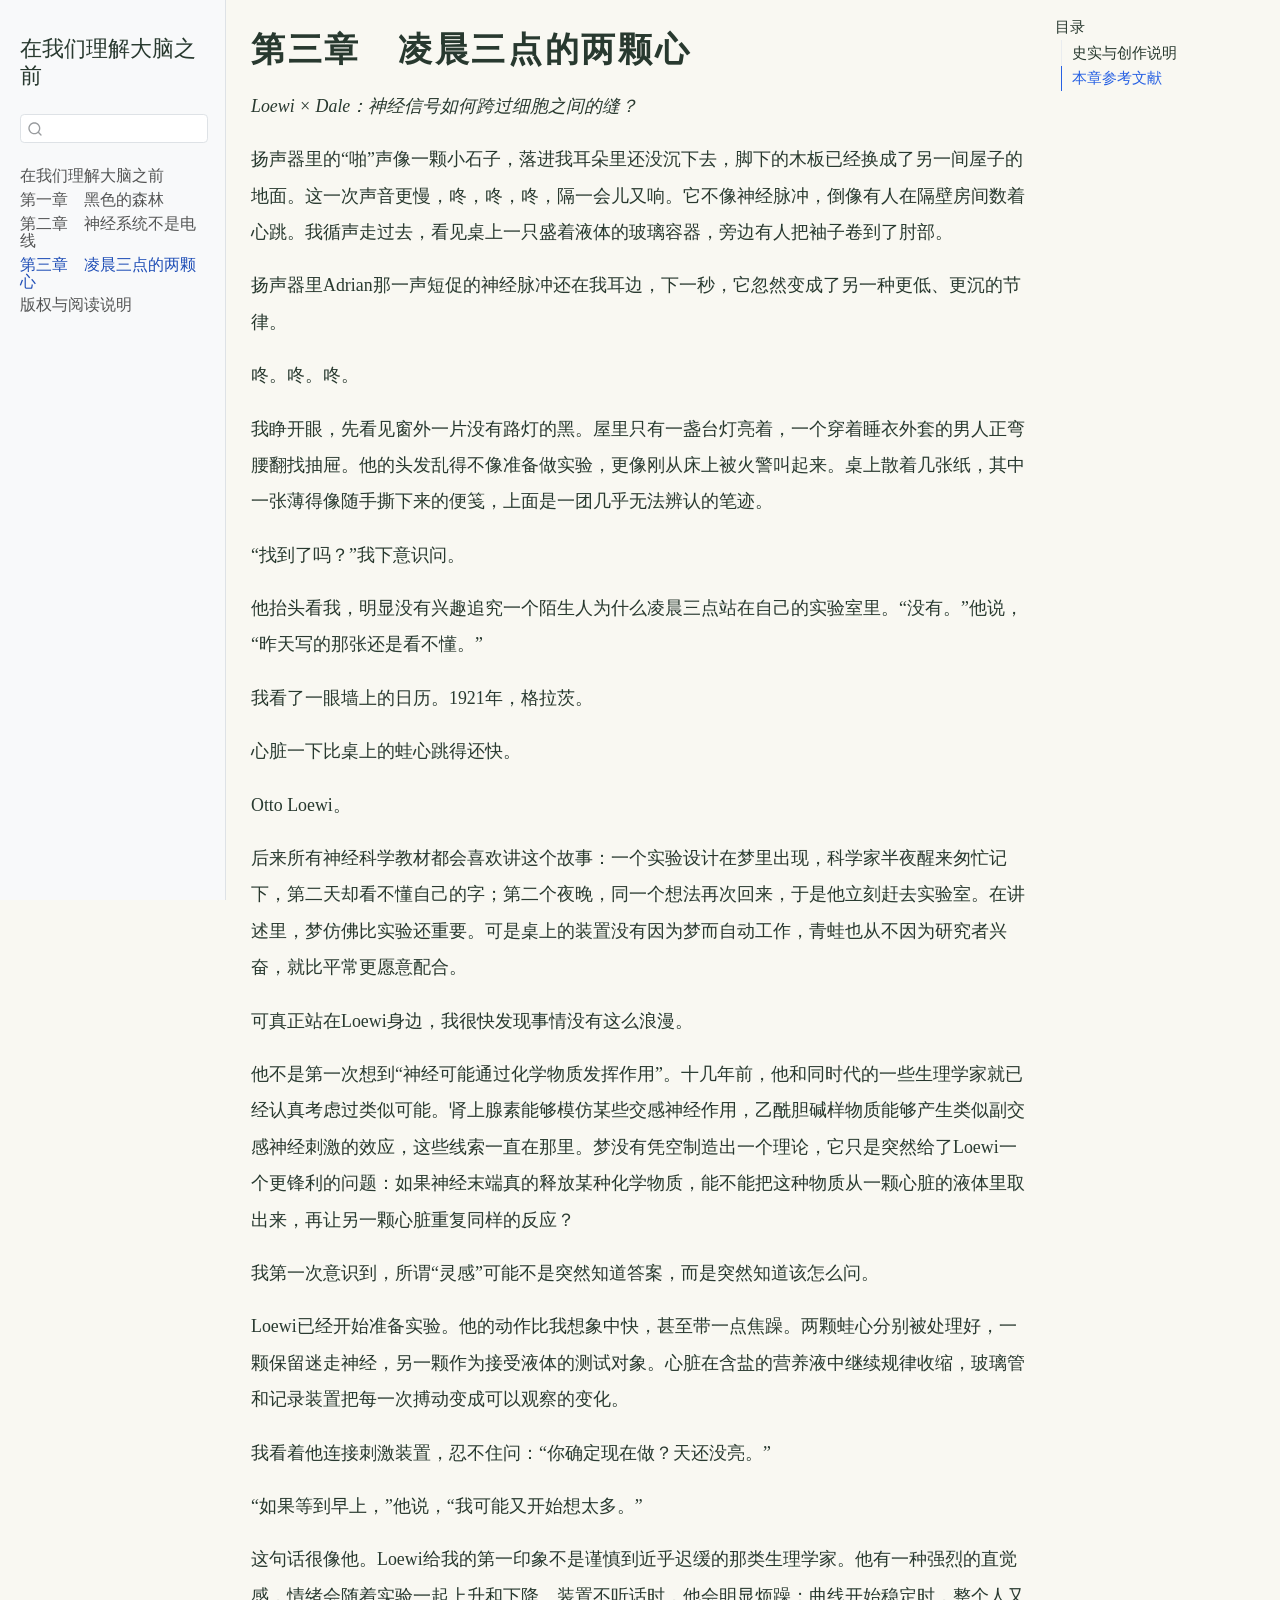
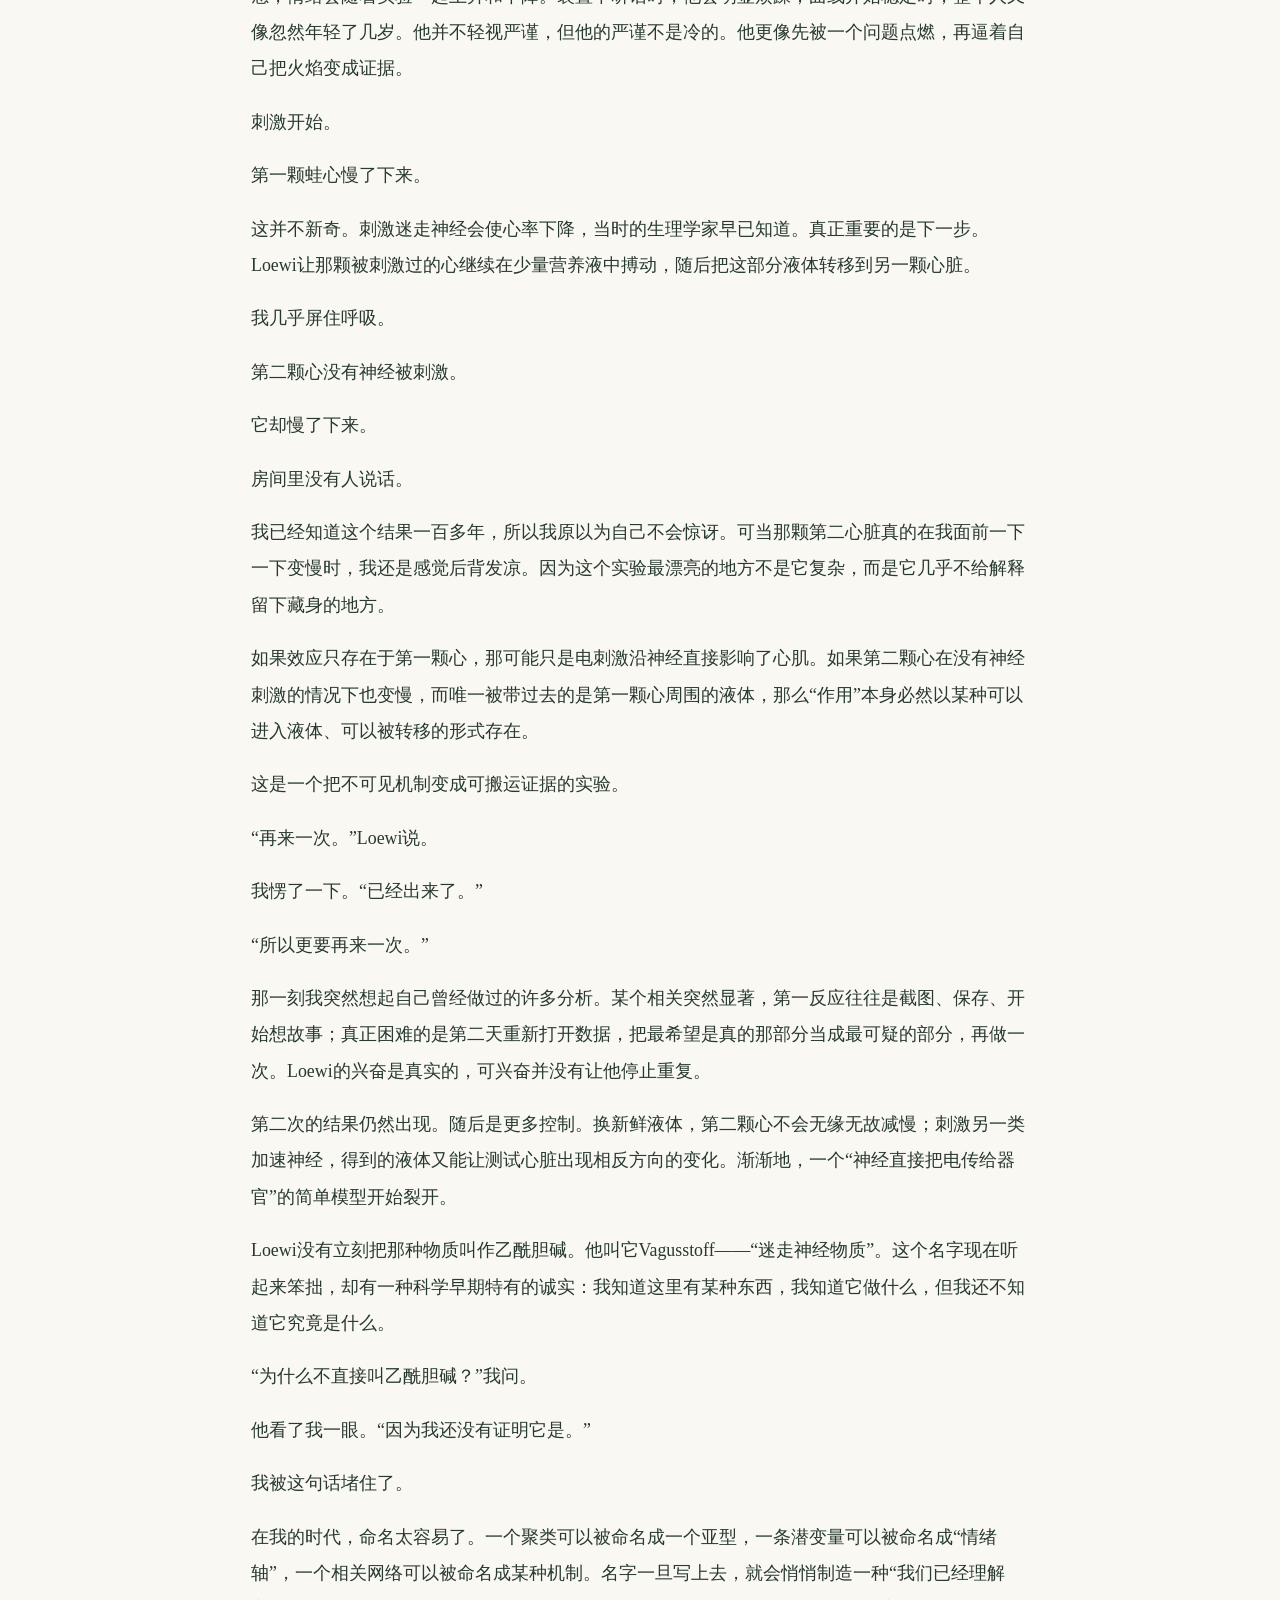
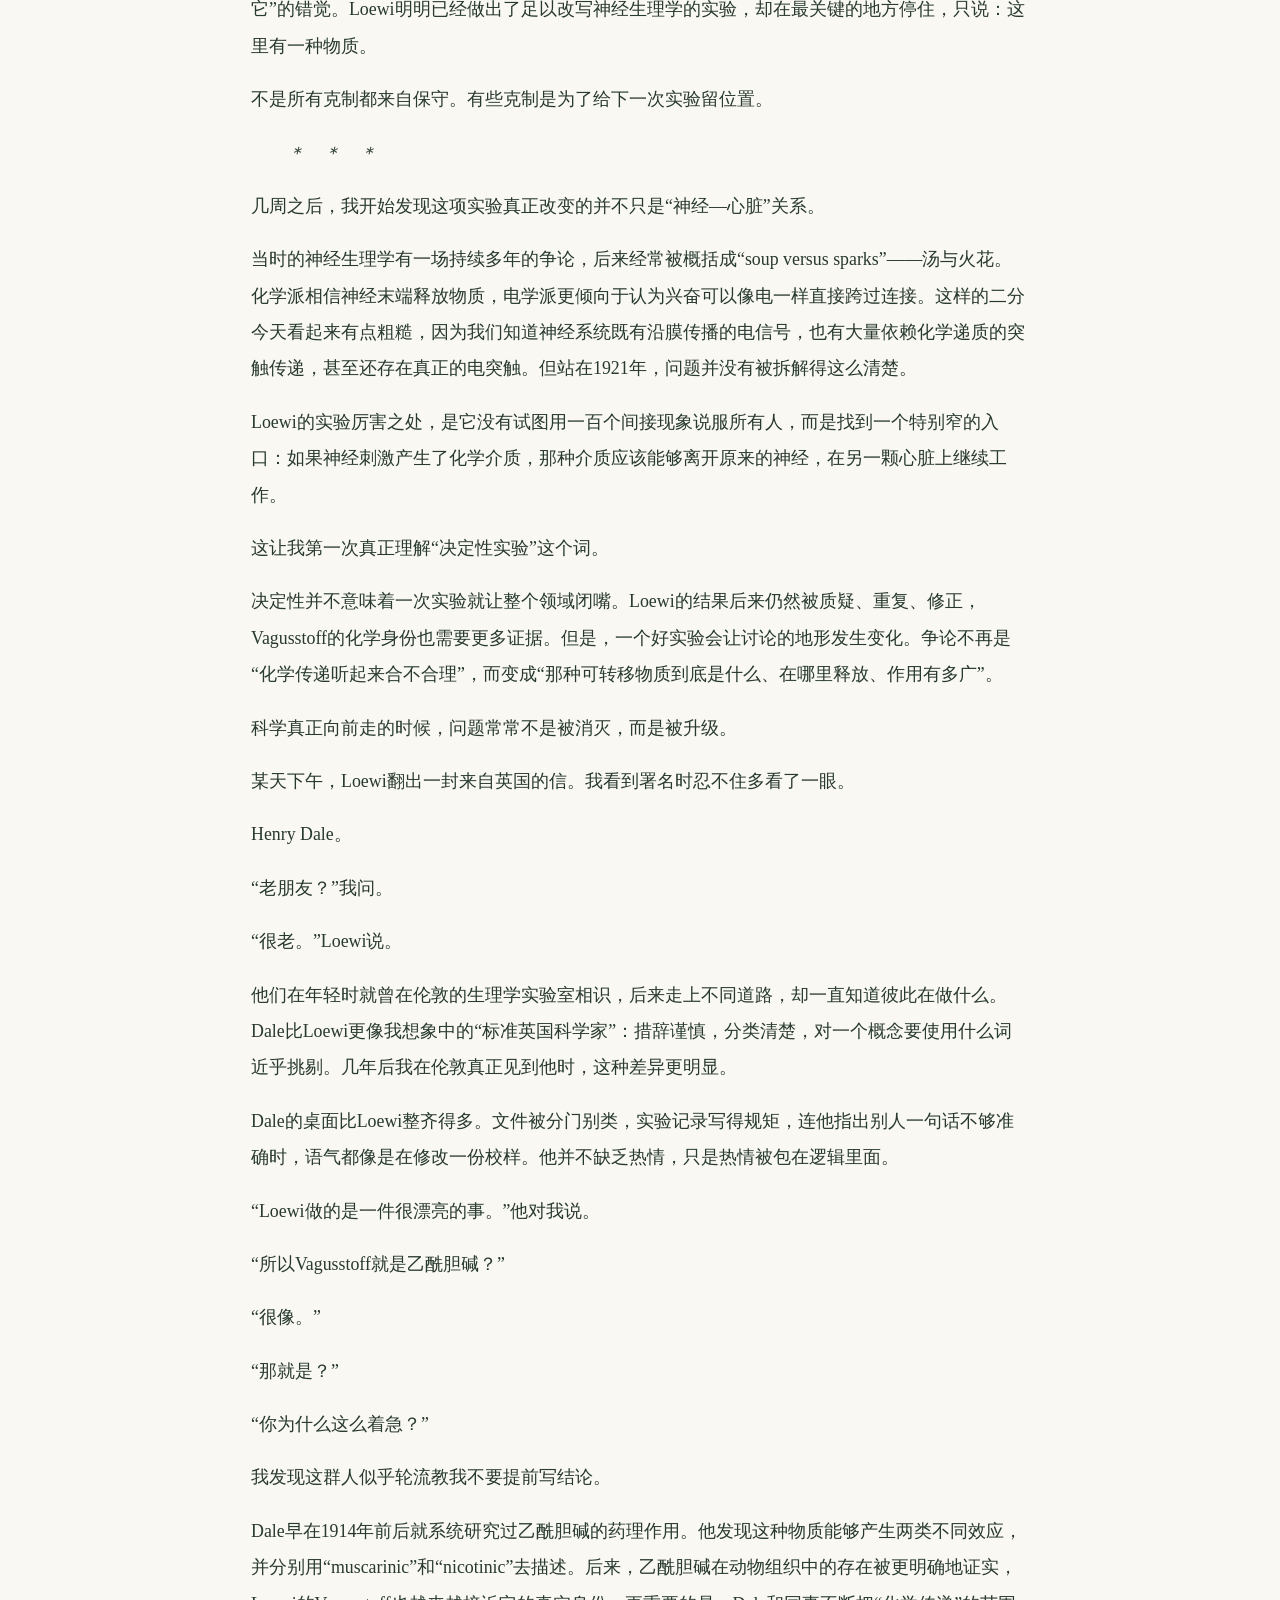
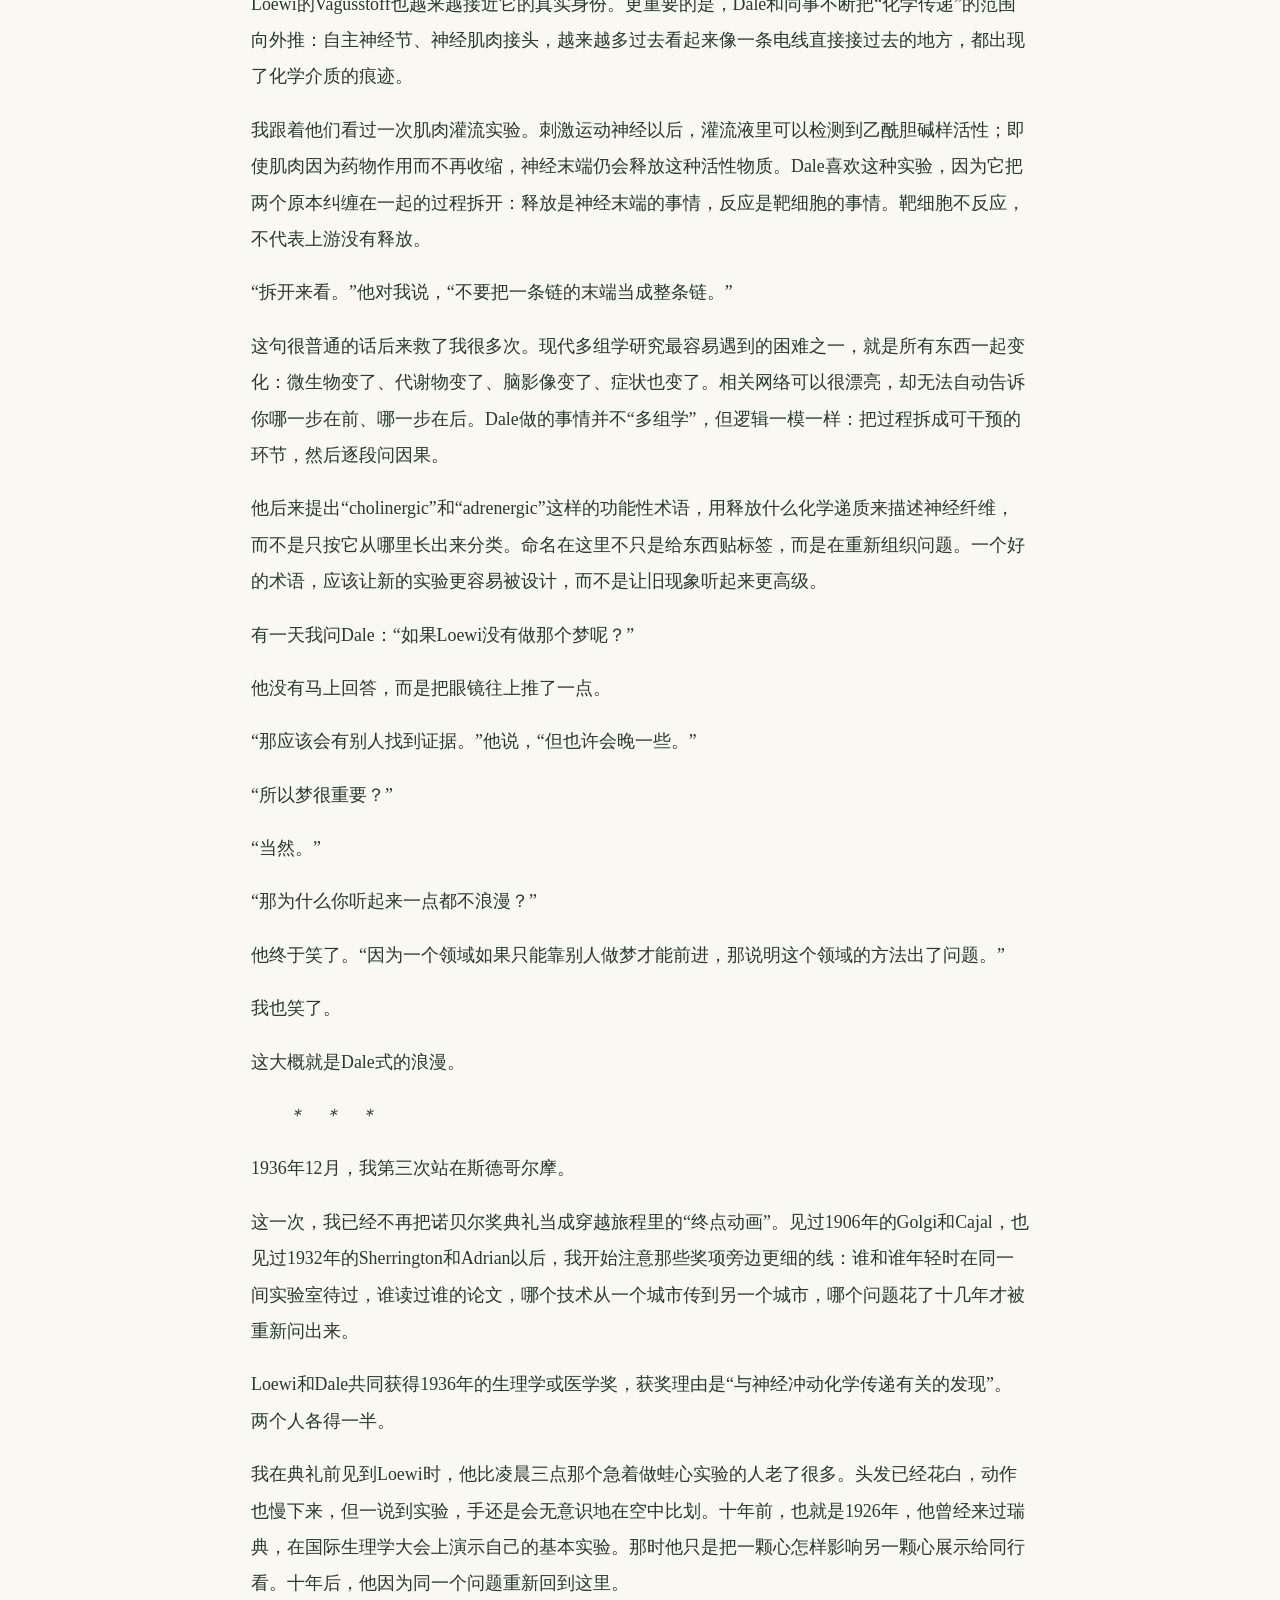
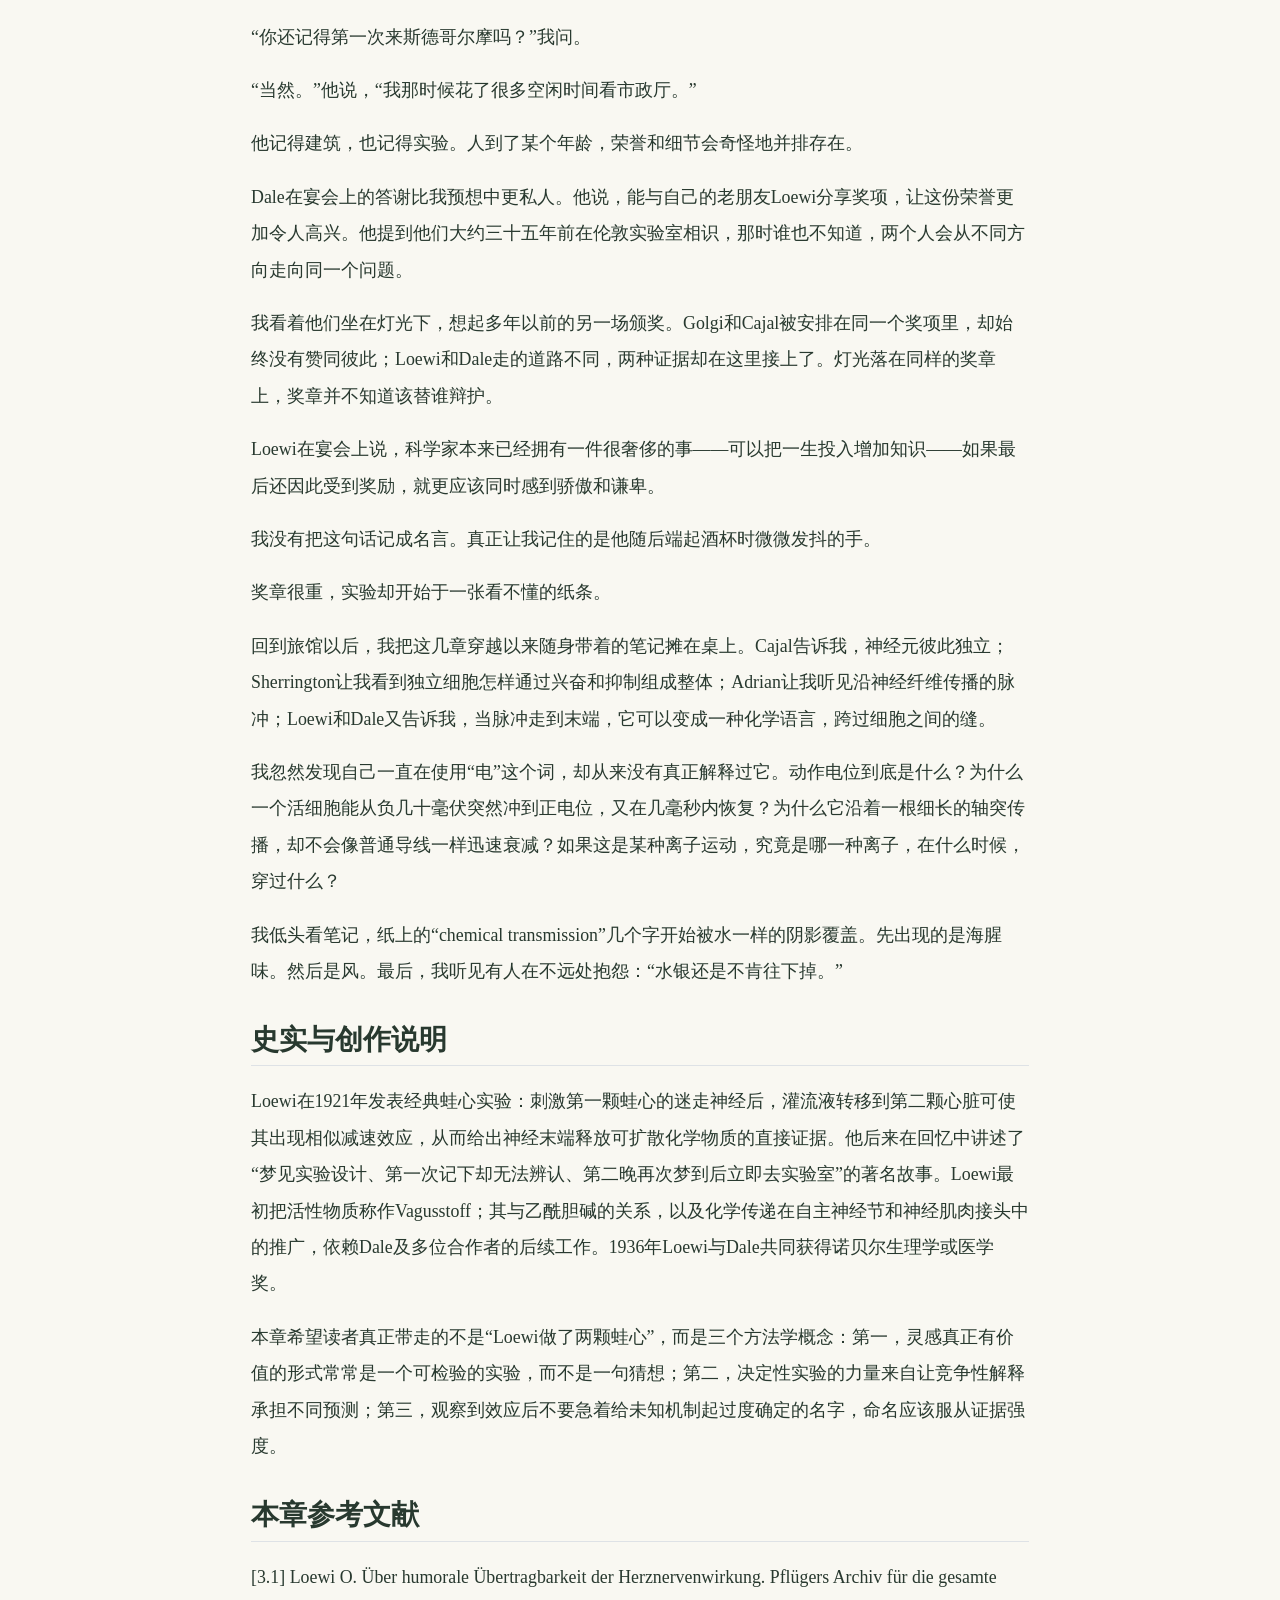
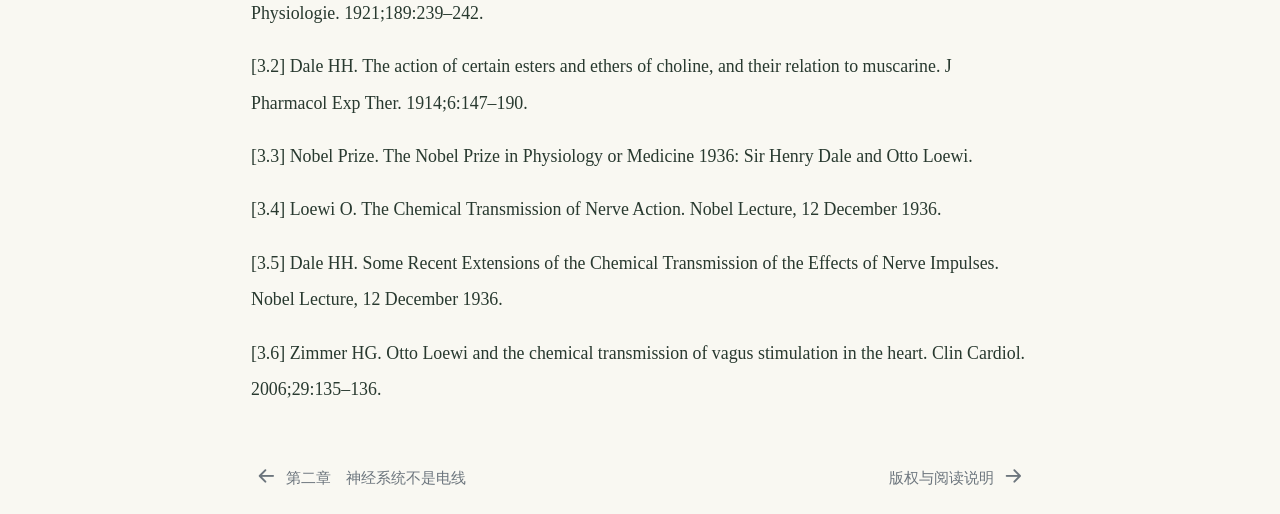
<file: docs/brain-novel/ch03.html>
<!DOCTYPE html>
<html xmlns="http://www.w3.org/1999/xhtml" lang="zh-Hans" xml:lang="zh-Hans"><head>

<meta charset="utf-8">
<meta name="generator" content="quarto-1.10.19">

<meta name="viewport" content="width=device-width, initial-scale=1.0, user-scalable=yes">

<meta name="description" content="一部以真实科学史为背景的原创小说。在线开放前三章试读，完整24章尚未公开。">

<title>第三章　凌晨三点的两颗心 – 在我们理解大脑之前</title>
<style>
/* Default styles provided by pandoc.
** See https://pandoc.org/MANUAL.html#variables-for-html for config info.
*/
span.smallcaps{font-variant: small-caps;}
div.columns{display: flex; gap: 1.5em;}
div.column{flex: auto;}
@media screen {
div.columns{gap: min(4vw, 1.5em);}
div.column{overflow-x: auto;}
}
div.hanging-indent{margin-left: 1.5em; text-indent: -1.5em;}
ul.task-list{list-style: none;}
ul.task-list li input[type="checkbox"] {
  width: 0.8em;
  margin: 0 0.8em 0.2em -1em; /* quarto-specific, see https://github.com/quarto-dev/quarto-cli/issues/4556 */ 
  vertical-align: middle;
}
</style>


<script src="site_libs/quarto-nav/quarto-nav.js"></script>
<script src="site_libs/quarto-nav/headroom.min.js"></script>
<script src="site_libs/clipboard/clipboard.min.js"></script>
<script src="site_libs/quarto-search/autocomplete.umd.js"></script>
<script src="site_libs/quarto-search/fuse.min.js"></script>
<script src="site_libs/quarto-search/quarto-search.js"></script>
<meta name="quarto:offset" content="./">
<link href="./about.html" rel="next">
<link href="./ch02.html" rel="prev">
<script src="site_libs/quarto-html/quarto.js" type="module"></script>
<script src="site_libs/quarto-html/tabsets/tabsets.js" type="module"></script>
<script src="site_libs/quarto-html/popper.min.js"></script>
<script src="site_libs/quarto-html/tippy.umd.min.js"></script>
<script src="site_libs/quarto-html/anchor.min.js"></script>
<link href="site_libs/quarto-html/tippy.css" rel="stylesheet">
<link href="site_libs/quarto-html/quarto-syntax-highlighting-bf27225e3a48a9273f3daa8f8e829971.css" rel="stylesheet" id="quarto-text-highlighting-styles">
<script src="site_libs/bootstrap/bootstrap.min.js"></script>
<link href="site_libs/bootstrap/bootstrap-icons.css" rel="stylesheet">
<link href="site_libs/bootstrap/bootstrap-ec3878898bf37463fae59faabc695f0f.min.css" rel="stylesheet" append-hash="true" id="quarto-bootstrap" data-mode="light">
<script id="quarto-search-options" type="application/json">{
  "location": "sidebar",
  "copy-button": false,
  "collapse-after": 3,
  "panel-placement": "start",
  "type": "textbox",
  "limit": 50,
  "keyboard-shortcut": [
    "f",
    "/",
    "s"
  ],
  "show-item-context": false,
  "language": {
    "search-no-results-text": "没有结果",
    "search-matching-documents-text": "匹配的文档",
    "search-copy-link-title": "复制搜索链接",
    "search-hide-matches-text": "隐藏其它匹配结果",
    "search-more-match-text": "更多匹配结果",
    "search-more-matches-text": "更多匹配结果",
    "search-clear-button-title": "清除",
    "search-text-placeholder": "",
    "search-detached-cancel-button-title": "取消",
    "search-submit-button-title": "提交",
    "search-label": "搜索"
  }
}</script>
<style>html{ scroll-behavior: smooth; }</style>


<link rel="stylesheet" href="book.css">
</head>

<body class="nav-sidebar docked quarto-light">

<div id="quarto-search-results"></div>
  <header id="quarto-header" class="headroom fixed-top">
  <nav class="quarto-secondary-nav">
    <div class="container-fluid d-flex">
      <button type="button" class="quarto-btn-toggle btn" data-bs-toggle="collapse" role="button" data-bs-target=".quarto-sidebar-collapse-item" aria-controls="quarto-sidebar" aria-expanded="false" aria-label="展开或折叠侧边栏导航" onclick="if (window.quartoToggleHeadroom) { window.quartoToggleHeadroom(); }">
        <i class="bi bi-layout-text-sidebar-reverse"></i>
      </button>
        <nav class="quarto-page-breadcrumbs" aria-label="breadcrumb"><ol class="breadcrumb"><li class="breadcrumb-item"><a href="./ch03.html"><span class="chapter-title">第三章　凌晨三点的两颗心</span></a></li></ol></nav>
        <a class="flex-grow-1" role="navigation" data-bs-toggle="collapse" data-bs-target=".quarto-sidebar-collapse-item" aria-controls="quarto-sidebar" aria-expanded="false" aria-label="展开或折叠侧边栏导航" onclick="if (window.quartoToggleHeadroom) { window.quartoToggleHeadroom(); }">      
        </a>
      <button type="button" class="btn quarto-search-button" aria-label="搜索" onclick="window.quartoOpenSearch();">
        <i class="bi bi-search"></i>
      </button>
    </div>
  </nav>
</header>
<!-- content -->
<div id="quarto-content" class="quarto-container page-columns page-rows-contents page-layout-article">
<!-- sidebar -->
  <nav id="quarto-sidebar" class="sidebar collapse collapse-horizontal quarto-sidebar-collapse-item sidebar-navigation docked overflow-auto">
    <div class="pt-lg-2 mt-2 text-left sidebar-header">
    <div class="sidebar-title mb-0 py-0">
      <a href="./">在我们理解大脑之前</a> 
    </div>
      </div>
        <div class="mt-2 flex-shrink-0 align-items-center">
        <div class="sidebar-search">
        <div id="quarto-search" class="" title="搜索"></div>
        </div>
        </div>
    <div class="sidebar-menu-container"> 
    <ul class="list-unstyled mt-1">
        <li class="sidebar-item">
  <div class="sidebar-item-container"> 
  <a href="./index.html" class="sidebar-item-text sidebar-link"><span class="chapter-title">在我们理解大脑之前</span></a>
  </div>
</li>
        <li class="sidebar-item">
  <div class="sidebar-item-container"> 
  <a href="./ch01.html" class="sidebar-item-text sidebar-link"><span class="chapter-title">第一章　黑色的森林</span></a>
  </div>
</li>
        <li class="sidebar-item">
  <div class="sidebar-item-container"> 
  <a href="./ch02.html" class="sidebar-item-text sidebar-link"><span class="chapter-title">第二章　神经系统不是电线</span></a>
  </div>
</li>
        <li class="sidebar-item">
  <div class="sidebar-item-container"> 
  <a href="./ch03.html" class="sidebar-item-text sidebar-link active"><span class="chapter-title">第三章　凌晨三点的两颗心</span></a>
  </div>
</li>
        <li class="sidebar-item">
  <div class="sidebar-item-container"> 
  <a href="./about.html" class="sidebar-item-text sidebar-link"><span class="chapter-title">版权与阅读说明</span></a>
  </div>
</li>
    </ul>
    </div>
</nav>
<div id="quarto-sidebar-glass" class="quarto-sidebar-collapse-item" data-bs-toggle="collapse" data-bs-target=".quarto-sidebar-collapse-item"></div>
<!-- margin-sidebar -->
    <div id="quarto-margin-sidebar" class="sidebar margin-sidebar">
        <nav id="TOC" role="doc-toc" class="toc-active">
    <h2 id="toc-title">目录</h2>
   
  <ul>
  <li><a href="#史实与创作说明" id="toc-史实与创作说明" class="nav-link active" data-scroll-target="#史实与创作说明">史实与创作说明</a></li>
  <li><a href="#本章参考文献" id="toc-本章参考文献" class="nav-link" data-scroll-target="#本章参考文献">本章参考文献</a></li>
  </ul>
</nav>
    </div>
<!-- main -->
<main class="content" id="quarto-document-content">

<header id="title-block-header" class="quarto-title-block default">
<div class="quarto-title">
<h1 class="title"><span class="chapter-title">第三章　凌晨三点的两颗心</span></h1>
</div>



<div class="quarto-title-meta">

    
  
    
  </div>
  


</header>


<p><em>Loewi × Dale：神经信号如何跨过细胞之间的缝？</em></p>
<p>扬声器里的“啪”声像一颗小石子，落进我耳朵里还没沉下去，脚下的木板已经换成了另一间屋子的地面。这一次声音更慢，咚，咚，咚，隔一会儿又响。它不像神经脉冲，倒像有人在隔壁房间数着心跳。我循声走过去，看见桌上一只盛着液体的玻璃容器，旁边有人把袖子卷到了肘部。</p>
<p>扬声器里Adrian那一声短促的神经脉冲还在我耳边，下一秒，它忽然变成了另一种更低、更沉的节律。</p>
<p>咚。咚。咚。</p>
<p>我睁开眼，先看见窗外一片没有路灯的黑。屋里只有一盏台灯亮着，一个穿着睡衣外套的男人正弯腰翻找抽屉。他的头发乱得不像准备做实验，更像刚从床上被火警叫起来。桌上散着几张纸，其中一张薄得像随手撕下来的便笺，上面是一团几乎无法辨认的笔迹。</p>
<p>“找到了吗？”我下意识问。</p>
<p>他抬头看我，明显没有兴趣追究一个陌生人为什么凌晨三点站在自己的实验室里。“没有。”他说，“昨天写的那张还是看不懂。”</p>
<p>我看了一眼墙上的日历。1921年，格拉茨。</p>
<p>心脏一下比桌上的蛙心跳得还快。</p>
<p>Otto Loewi。</p>
<p>后来所有神经科学教材都会喜欢讲这个故事：一个实验设计在梦里出现，科学家半夜醒来匆忙记下，第二天却看不懂自己的字；第二个夜晚，同一个想法再次回来，于是他立刻赶去实验室。在讲述里，梦仿佛比实验还重要。可是桌上的装置没有因为梦而自动工作，青蛙也从不因为研究者兴奋，就比平常更愿意配合。</p>
<p>可真正站在Loewi身边，我很快发现事情没有这么浪漫。</p>
<p>他不是第一次想到“神经可能通过化学物质发挥作用”。十几年前，他和同时代的一些生理学家就已经认真考虑过类似可能。肾上腺素能够模仿某些交感神经作用，乙酰胆碱样物质能够产生类似副交感神经刺激的效应，这些线索一直在那里。梦没有凭空制造出一个理论，它只是突然给了Loewi一个更锋利的问题：如果神经末端真的释放某种化学物质，能不能把这种物质从一颗心脏的液体里取出来，再让另一颗心脏重复同样的反应？</p>
<p>我第一次意识到，所谓“灵感”可能不是突然知道答案，而是突然知道该怎么问。</p>
<p>Loewi已经开始准备实验。他的动作比我想象中快，甚至带一点焦躁。两颗蛙心分别被处理好，一颗保留迷走神经，另一颗作为接受液体的测试对象。心脏在含盐的营养液中继续规律收缩，玻璃管和记录装置把每一次搏动变成可以观察的变化。</p>
<p>我看着他连接刺激装置，忍不住问：“你确定现在做？天还没亮。”</p>
<p>“如果等到早上，”他说，“我可能又开始想太多。”</p>
<p>这句话很像他。Loewi给我的第一印象不是谨慎到近乎迟缓的那类生理学家。他有一种强烈的直觉感，情绪会随着实验一起上升和下降。装置不听话时，他会明显烦躁；曲线开始稳定时，整个人又像忽然年轻了几岁。他并不轻视严谨，但他的严谨不是冷的。他更像先被一个问题点燃，再逼着自己把火焰变成证据。</p>
<p>刺激开始。</p>
<p>第一颗蛙心慢了下来。</p>
<p>这并不新奇。刺激迷走神经会使心率下降，当时的生理学家早已知道。真正重要的是下一步。Loewi让那颗被刺激过的心继续在少量营养液中搏动，随后把这部分液体转移到另一颗心脏。</p>
<p>我几乎屏住呼吸。</p>
<p>第二颗心没有神经被刺激。</p>
<p>它却慢了下来。</p>
<p>房间里没有人说话。</p>
<p>我已经知道这个结果一百多年，所以我原以为自己不会惊讶。可当那颗第二心脏真的在我面前一下一下变慢时，我还是感觉后背发凉。因为这个实验最漂亮的地方不是它复杂，而是它几乎不给解释留下藏身的地方。</p>
<p>如果效应只存在于第一颗心，那可能只是电刺激沿神经直接影响了心肌。如果第二颗心在没有神经刺激的情况下也变慢，而唯一被带过去的是第一颗心周围的液体，那么“作用”本身必然以某种可以进入液体、可以被转移的形式存在。</p>
<p>这是一个把不可见机制变成可搬运证据的实验。</p>
<p>“再来一次。”Loewi说。</p>
<p>我愣了一下。“已经出来了。”</p>
<p>“所以更要再来一次。”</p>
<p>那一刻我突然想起自己曾经做过的许多分析。某个相关突然显著，第一反应往往是截图、保存、开始想故事；真正困难的是第二天重新打开数据，把最希望是真的那部分当成最可疑的部分，再做一次。Loewi的兴奋是真实的，可兴奋并没有让他停止重复。</p>
<p>第二次的结果仍然出现。随后是更多控制。换新鲜液体，第二颗心不会无缘无故减慢；刺激另一类加速神经，得到的液体又能让测试心脏出现相反方向的变化。渐渐地，一个“神经直接把电传给器官”的简单模型开始裂开。</p>
<p>Loewi没有立刻把那种物质叫作乙酰胆碱。他叫它Vagusstoff——“迷走神经物质”。这个名字现在听起来笨拙，却有一种科学早期特有的诚实：我知道这里有某种东西，我知道它做什么，但我还不知道它究竟是什么。</p>
<p>“为什么不直接叫乙酰胆碱？”我问。</p>
<p>他看了我一眼。“因为我还没有证明它是。”</p>
<p>我被这句话堵住了。</p>
<p>在我的时代，命名太容易了。一个聚类可以被命名成一个亚型，一条潜变量可以被命名成“情绪轴”，一个相关网络可以被命名成某种机制。名字一旦写上去，就会悄悄制造一种“我们已经理解它”的错觉。Loewi明明已经做出了足以改写神经生理学的实验，却在最关键的地方停住，只说：这里有一种物质。</p>
<p>不是所有克制都来自保守。有些克制是为了给下一次实验留位置。</p>
<p><em>　　＊　＊　＊</em></p>
<p>几周之后，我开始发现这项实验真正改变的并不只是“神经—心脏”关系。</p>
<p>当时的神经生理学有一场持续多年的争论，后来经常被概括成“soup versus sparks”——汤与火花。化学派相信神经末端释放物质，电学派更倾向于认为兴奋可以像电一样直接跨过连接。这样的二分今天看起来有点粗糙，因为我们知道神经系统既有沿膜传播的电信号，也有大量依赖化学递质的突触传递，甚至还存在真正的电突触。但站在1921年，问题并没有被拆解得这么清楚。</p>
<p>Loewi的实验厉害之处，是它没有试图用一百个间接现象说服所有人，而是找到一个特别窄的入口：如果神经刺激产生了化学介质，那种介质应该能够离开原来的神经，在另一颗心脏上继续工作。</p>
<p>这让我第一次真正理解“决定性实验”这个词。</p>
<p>决定性并不意味着一次实验就让整个领域闭嘴。Loewi的结果后来仍然被质疑、重复、修正，Vagusstoff的化学身份也需要更多证据。但是，一个好实验会让讨论的地形发生变化。争论不再是“化学传递听起来合不合理”，而变成“那种可转移物质到底是什么、在哪里释放、作用有多广”。</p>
<p>科学真正向前走的时候，问题常常不是被消灭，而是被升级。</p>
<p>某天下午，Loewi翻出一封来自英国的信。我看到署名时忍不住多看了一眼。</p>
<p>Henry Dale。</p>
<p>“老朋友？”我问。</p>
<p>“很老。”Loewi说。</p>
<p>他们在年轻时就曾在伦敦的生理学实验室相识，后来走上不同道路，却一直知道彼此在做什么。Dale比Loewi更像我想象中的“标准英国科学家”：措辞谨慎，分类清楚，对一个概念要使用什么词近乎挑剔。几年后我在伦敦真正见到他时，这种差异更明显。</p>
<p>Dale的桌面比Loewi整齐得多。文件被分门别类，实验记录写得规矩，连他指出别人一句话不够准确时，语气都像是在修改一份校样。他并不缺乏热情，只是热情被包在逻辑里面。</p>
<p>“Loewi做的是一件很漂亮的事。”他对我说。</p>
<p>“所以Vagusstoff就是乙酰胆碱？”</p>
<p>“很像。”</p>
<p>“那就是？”</p>
<p>“你为什么这么着急？”</p>
<p>我发现这群人似乎轮流教我不要提前写结论。</p>
<p>Dale早在1914年前后就系统研究过乙酰胆碱的药理作用。他发现这种物质能够产生两类不同效应，并分别用“muscarinic”和“nicotinic”去描述。后来，乙酰胆碱在动物组织中的存在被更明确地证实，Loewi的Vagusstoff也越来越接近它的真实身份。更重要的是，Dale和同事不断把“化学传递”的范围向外推：自主神经节、神经肌肉接头，越来越多过去看起来像一条电线直接接过去的地方，都出现了化学介质的痕迹。</p>
<p>我跟着他们看过一次肌肉灌流实验。刺激运动神经以后，灌流液里可以检测到乙酰胆碱样活性；即使肌肉因为药物作用而不再收缩，神经末端仍会释放这种活性物质。Dale喜欢这种实验，因为它把两个原本纠缠在一起的过程拆开：释放是神经末端的事情，反应是靶细胞的事情。靶细胞不反应，不代表上游没有释放。</p>
<p>“拆开来看。”他对我说，“不要把一条链的末端当成整条链。”</p>
<p>这句很普通的话后来救了我很多次。现代多组学研究最容易遇到的困难之一，就是所有东西一起变化：微生物变了、代谢物变了、脑影像变了、症状也变了。相关网络可以很漂亮，却无法自动告诉你哪一步在前、哪一步在后。Dale做的事情并不“多组学”，但逻辑一模一样：把过程拆成可干预的环节，然后逐段问因果。</p>
<p>他后来提出“cholinergic”和“adrenergic”这样的功能性术语，用释放什么化学递质来描述神经纤维，而不是只按它从哪里长出来分类。命名在这里不只是给东西贴标签，而是在重新组织问题。一个好的术语，应该让新的实验更容易被设计，而不是让旧现象听起来更高级。</p>
<p>有一天我问Dale：“如果Loewi没有做那个梦呢？”</p>
<p>他没有马上回答，而是把眼镜往上推了一点。</p>
<p>“那应该会有别人找到证据。”他说，“但也许会晚一些。”</p>
<p>“所以梦很重要？”</p>
<p>“当然。”</p>
<p>“那为什么你听起来一点都不浪漫？”</p>
<p>他终于笑了。“因为一个领域如果只能靠别人做梦才能前进，那说明这个领域的方法出了问题。”</p>
<p>我也笑了。</p>
<p>这大概就是Dale式的浪漫。</p>
<p><em>　　＊　＊　＊</em></p>
<p>1936年12月，我第三次站在斯德哥尔摩。</p>
<p>这一次，我已经不再把诺贝尔奖典礼当成穿越旅程里的“终点动画”。见过1906年的Golgi和Cajal，也见过1932年的Sherrington和Adrian以后，我开始注意那些奖项旁边更细的线：谁和谁年轻时在同一间实验室待过，谁读过谁的论文，哪个技术从一个城市传到另一个城市，哪个问题花了十几年才被重新问出来。</p>
<p>Loewi和Dale共同获得1936年的生理学或医学奖，获奖理由是“与神经冲动化学传递有关的发现”。两个人各得一半。</p>
<p>我在典礼前见到Loewi时，他比凌晨三点那个急着做蛙心实验的人老了很多。头发已经花白，动作也慢下来，但一说到实验，手还是会无意识地在空中比划。十年前，也就是1926年，他曾经来过瑞典，在国际生理学大会上演示自己的基本实验。那时他只是把一颗心怎样影响另一颗心展示给同行看。十年后，他因为同一个问题重新回到这里。</p>
<p>“你还记得第一次来斯德哥尔摩吗？”我问。</p>
<p>“当然。”他说，“我那时候花了很多空闲时间看市政厅。”</p>
<p>他记得建筑，也记得实验。人到了某个年龄，荣誉和细节会奇怪地并排存在。</p>
<p>Dale在宴会上的答谢比我预想中更私人。他说，能与自己的老朋友Loewi分享奖项，让这份荣誉更加令人高兴。他提到他们大约三十五年前在伦敦实验室相识，那时谁也不知道，两个人会从不同方向走向同一个问题。</p>
<p>我看着他们坐在灯光下，想起多年以前的另一场颁奖。Golgi和Cajal被安排在同一个奖项里，却始终没有赞同彼此；Loewi和Dale走的道路不同，两种证据却在这里接上了。灯光落在同样的奖章上，奖章并不知道该替谁辩护。</p>
<p>Loewi在宴会上说，科学家本来已经拥有一件很奢侈的事——可以把一生投入增加知识——如果最后还因此受到奖励，就更应该同时感到骄傲和谦卑。</p>
<p>我没有把这句话记成名言。真正让我记住的是他随后端起酒杯时微微发抖的手。</p>
<p>奖章很重，实验却开始于一张看不懂的纸条。</p>
<p>回到旅馆以后，我把这几章穿越以来随身带着的笔记摊在桌上。Cajal告诉我，神经元彼此独立；Sherrington让我看到独立细胞怎样通过兴奋和抑制组成整体；Adrian让我听见沿神经纤维传播的脉冲；Loewi和Dale又告诉我，当脉冲走到末端，它可以变成一种化学语言，跨过细胞之间的缝。</p>
<p>我忽然发现自己一直在使用“电”这个词，却从来没有真正解释过它。动作电位到底是什么？为什么一个活细胞能从负几十毫伏突然冲到正电位，又在几毫秒内恢复？为什么它沿着一根细长的轴突传播，却不会像普通导线一样迅速衰减？如果这是某种离子运动，究竟是哪一种离子，在什么时候，穿过什么？</p>
<p>我低头看笔记，纸上的“chemical transmission”几个字开始被水一样的阴影覆盖。先出现的是海腥味。然后是风。最后，我听见有人在不远处抱怨：“水银还是不肯往下掉。”</p>
<section id="史实与创作说明" class="level2">
<h2 class="anchored" data-anchor-id="史实与创作说明">史实与创作说明</h2>
<p>Loewi在1921年发表经典蛙心实验：刺激第一颗蛙心的迷走神经后，灌流液转移到第二颗心脏可使其出现相似减速效应，从而给出神经末端释放可扩散化学物质的直接证据。他后来在回忆中讲述了“梦见实验设计、第一次记下却无法辨认、第二晚再次梦到后立即去实验室”的著名故事。Loewi最初把活性物质称作Vagusstoff；其与乙酰胆碱的关系，以及化学传递在自主神经节和神经肌肉接头中的推广，依赖Dale及多位合作者的后续工作。1936年Loewi与Dale共同获得诺贝尔生理学或医学奖。</p>
<p>本章希望读者真正带走的不是“Loewi做了两颗蛙心”，而是三个方法学概念：第一，灵感真正有价值的形式常常是一个可检验的实验，而不是一句猜想；第二，决定性实验的力量来自让竞争性解释承担不同预测；第三，观察到效应后不要急着给未知机制起过度确定的名字，命名应该服从证据强度。</p>
</section>
<section id="本章参考文献" class="level2">
<h2 class="anchored" data-anchor-id="本章参考文献">本章参考文献</h2>
<p>[3.1] Loewi O. Über humorale Übertragbarkeit der Herznervenwirkung. Pflügers Archiv für die gesamte Physiologie. 1921;189:239–242.</p>
<p>[3.2] Dale HH. The action of certain esters and ethers of choline, and their relation to muscarine. J Pharmacol Exp Ther. 1914;6:147–190.</p>
<p>[3.3] Nobel Prize. The Nobel Prize in Physiology or Medicine 1936: Sir Henry Dale and Otto Loewi.</p>
<p>[3.4] Loewi O. The Chemical Transmission of Nerve Action. Nobel Lecture, 12 December 1936.</p>
<p>[3.5] Dale HH. Some Recent Extensions of the Chemical Transmission of the Effects of Nerve Impulses. Nobel Lecture, 12 December 1936.</p>
<p>[3.6] Zimmer HG. Otto Loewi and the chemical transmission of vagus stimulation in the heart. Clin Cardiol. 2006;29:135–136.</p>


</section>

</main> <!-- /main -->
<script id="quarto-html-after-body" type="application/javascript">
  window.document.addEventListener("DOMContentLoaded", function (event) {
    const icon = "";
    const anchorJS = new window.AnchorJS();
    anchorJS.options = {
      placement: 'right',
      icon: icon
    };
    anchorJS.add('.anchored');
    const isCodeAnnotation = (el) => {
      for (const clz of el.classList) {
        if (clz.startsWith('code-annotation-')) {                     
          return true;
        }
      }
      return false;
    }
    const onCopySuccess = function(e) {
      // button target
      const button = e.trigger;
      // don't keep focus
      button.blur();
      // flash "checked"
      button.classList.add('code-copy-button-checked');
      var currentTitle = button.getAttribute("title");
      button.setAttribute("title", "已复制");
      let tooltip;
      if (window.bootstrap) {
        button.setAttribute("data-bs-toggle", "tooltip");
        button.setAttribute("data-bs-placement", "left");
        button.setAttribute("data-bs-title", "已复制");
        tooltip = new bootstrap.Tooltip(button, 
          { trigger: "manual", 
            customClass: "code-copy-button-tooltip",
            offset: [0, -8]});
        tooltip.show();    
      }
      setTimeout(function() {
        if (tooltip) {
          tooltip.hide();
          button.removeAttribute("data-bs-title");
          button.removeAttribute("data-bs-toggle");
          button.removeAttribute("data-bs-placement");
        }
        button.setAttribute("title", currentTitle);
        button.classList.remove('code-copy-button-checked');
      }, 1000);
      // clear code selection
      e.clearSelection();
    }
    const getTextToCopy = function(trigger) {
      const outerScaffold = trigger.parentElement.cloneNode(true);
      const codeEl = outerScaffold.querySelector('code');
      for (const childEl of codeEl.children) {
        if (isCodeAnnotation(childEl)) {
          childEl.remove();
        }
      }
      return codeEl.innerText;
    }
    const clipboard = new window.ClipboardJS('.code-copy-button:not([data-in-quarto-modal])', {
      text: getTextToCopy
    });
    clipboard.on('success', onCopySuccess);
    if (window.document.getElementById('quarto-embedded-source-code-modal')) {
      const clipboardModal = new window.ClipboardJS('.code-copy-button[data-in-quarto-modal]', {
        text: getTextToCopy,
        container: window.document.getElementById('quarto-embedded-source-code-modal')
      });
      clipboardModal.on('success', onCopySuccess);
    }
      var localhostRegex = new RegExp(/^(?:http|https):\/\/localhost\:?[0-9]*\//);
      var mailtoRegex = new RegExp(/^mailto:/);
        var filterRegex = new RegExp('/' + window.location.host + '/');
      var isInternal = (href) => {
          return filterRegex.test(href) || localhostRegex.test(href) || mailtoRegex.test(href);
      }
      // Inspect non-navigation links and adorn them if external
     var links = window.document.querySelectorAll('a[href]:not(.nav-link):not(.navbar-brand):not(.toc-action):not(.sidebar-link):not(.sidebar-item-toggle):not(.pagination-link):not(.no-external):not([aria-hidden]):not(.dropdown-item):not(.quarto-navigation-tool):not(.about-link)');
      for (var i=0; i<links.length; i++) {
        const link = links[i];
        if (!isInternal(link.href)) {
          // undo the damage that might have been done by quarto-nav.js in the case of
          // links that we want to consider external
          if (link.dataset.originalHref !== undefined) {
            link.href = link.dataset.originalHref;
          }
        }
      }
    function tippyHover(el, contentFn, onTriggerFn, onUntriggerFn) {
      const config = {
        allowHTML: true,
        maxWidth: 500,
        delay: 100,
        arrow: false,
        appendTo: function(el) {
            return el.parentElement;
        },
        interactive: true,
        interactiveBorder: 10,
        theme: 'quarto',
        placement: 'bottom-start',
      };
      if (contentFn) {
        config.content = contentFn;
      }
      if (onTriggerFn) {
        config.onTrigger = onTriggerFn;
      }
      if (onUntriggerFn) {
        config.onUntrigger = onUntriggerFn;
      }
      window.tippy(el, config); 
    }
    const noterefs = window.document.querySelectorAll('a[role="doc-noteref"]');
    for (var i=0; i<noterefs.length; i++) {
      const ref = noterefs[i];
      tippyHover(ref, function() {
        // use id or data attribute instead here
        let href = ref.getAttribute('data-footnote-href') || ref.getAttribute('href');
        try { href = new URL(href).hash; } catch {}
        const id = href.replace(/^#\/?/, "");
        const note = window.document.getElementById(id);
        if (note) {
          return note.innerHTML;
        } else {
          return "";
        }
      });
    }
    const xrefs = window.document.querySelectorAll('a.quarto-xref');
    const processXRef = (id, note) => {
      // Strip column container classes
      const stripColumnClz = (el) => {
        el.classList.remove("page-full", "page-columns");
        if (el.children) {
          for (const child of el.children) {
            stripColumnClz(child);
          }
        }
      }
      stripColumnClz(note)
      if (id === null || id.startsWith('sec-')) {
        // Special case sections, only their first couple elements
        const container = document.createElement("div");
        if (note.children && note.children.length > 2) {
          container.appendChild(note.children[0].cloneNode(true));
          for (let i = 1; i < note.children.length; i++) {
            const child = note.children[i];
            if (child.tagName === "P" && child.innerText === "") {
              continue;
            } else {
              container.appendChild(child.cloneNode(true));
              break;
            }
          }
          if (window.Quarto?.typesetMath) {
            window.Quarto.typesetMath(container);
          }
          return container.innerHTML
        } else {
          if (window.Quarto?.typesetMath) {
            window.Quarto.typesetMath(note);
          }
          return note.innerHTML;
        }
      } else {
        // Remove any anchor links if they are present
        const anchorLink = note.querySelector('a.anchorjs-link');
        if (anchorLink) {
          anchorLink.remove();
        }
        if (window.Quarto?.typesetMath) {
          window.Quarto.typesetMath(note);
        }
        if (note.classList.contains("callout")) {
          return note.outerHTML;
        } else {
          return note.innerHTML;
        }
      }
    }
    for (var i=0; i<xrefs.length; i++) {
      const xref = xrefs[i];
      tippyHover(xref, undefined, function(instance) {
        instance.disable();
        let url = xref.getAttribute('href');
        let hash = undefined; 
        if (url.startsWith('#')) {
          hash = url;
        } else {
          try { hash = new URL(url).hash; } catch {}
        }
        if (hash) {
          const id = hash.replace(/^#\/?/, "");
          const note = window.document.getElementById(id);
          if (note !== null) {
            try {
              const html = processXRef(id, note.cloneNode(true));
              instance.setContent(html);
            } finally {
              instance.enable();
              instance.show();
            }
          } else {
            // See if we can fetch this
            fetch(url.split('#')[0])
            .then(res => res.text())
            .then(html => {
              const parser = new DOMParser();
              const htmlDoc = parser.parseFromString(html, "text/html");
              const note = htmlDoc.getElementById(id);
              if (note !== null) {
                const html = processXRef(id, note);
                instance.setContent(html);
              } 
            }).finally(() => {
              instance.enable();
              instance.show();
            });
          }
        } else {
          // See if we can fetch a full url (with no hash to target)
          // This is a special case and we should probably do some content thinning / targeting
          fetch(url)
          .then(res => res.text())
          .then(html => {
            const parser = new DOMParser();
            const htmlDoc = parser.parseFromString(html, "text/html");
            const note = htmlDoc.querySelector('main.content');
            if (note !== null) {
              // This should only happen for chapter cross references
              // (since there is no id in the URL)
              // remove the first header
              if (note.children.length > 0 && note.children[0].tagName === "HEADER") {
                note.children[0].remove();
              }
              const html = processXRef(null, note);
              instance.setContent(html);
            } 
          }).finally(() => {
            instance.enable();
            instance.show();
          });
        }
      }, function(instance) {
      });
    }
        let selectedAnnoteEl;
        const selectorForAnnotation = ( cell, annotation) => {
          let cellAttr = 'data-code-cell="' + cell + '"';
          let lineAttr = 'data-code-annotation="' +  annotation + '"';
          const selector = 'span[' + cellAttr + '][' + lineAttr + ']';
          return selector;
        }
        const selectCodeLines = (annoteEl) => {
          const doc = window.document;
          const targetCell = annoteEl.getAttribute("data-target-cell");
          const targetAnnotation = annoteEl.getAttribute("data-target-annotation");
          const annoteSpan = window.document.querySelector(selectorForAnnotation(targetCell, targetAnnotation));
          const lines = annoteSpan.getAttribute("data-code-lines").split(",");
          const lineIds = lines.map((line) => {
            return targetCell + "-" + line;
          })
          let top = null;
          let height = null;
          let parent = null;
          if (lineIds.length > 0) {
              //compute the position of the single el (top and bottom and make a div)
              const el = window.document.getElementById(lineIds[0]);
              top = el.offsetTop;
              height = el.offsetHeight;
              parent = el.parentElement.parentElement;
            if (lineIds.length > 1) {
              const lastEl = window.document.getElementById(lineIds[lineIds.length - 1]);
              const bottom = lastEl.offsetTop + lastEl.offsetHeight;
              height = bottom - top;
            }
            if (top !== null && height !== null && parent !== null) {
              // cook up a div (if necessary) and position it 
              let div = window.document.getElementById("code-annotation-line-highlight");
              if (div === null) {
                div = window.document.createElement("div");
                div.setAttribute("id", "code-annotation-line-highlight");
                div.style.position = 'absolute';
                parent.appendChild(div);
              }
              div.style.top = top - 2 + "px";
              div.style.height = height + 4 + "px";
              div.style.left = 0;
              let gutterDiv = window.document.getElementById("code-annotation-line-highlight-gutter");
              if (gutterDiv === null) {
                gutterDiv = window.document.createElement("div");
                gutterDiv.setAttribute("id", "code-annotation-line-highlight-gutter");
                gutterDiv.style.position = 'absolute';
                const codeCell = window.document.getElementById(targetCell);
                const gutter = codeCell.querySelector('.code-annotation-gutter');
                gutter.appendChild(gutterDiv);
              }
              gutterDiv.style.top = top - 2 + "px";
              gutterDiv.style.height = height + 4 + "px";
            }
            selectedAnnoteEl = annoteEl;
          }
        };
        const unselectCodeLines = () => {
          const elementsIds = ["code-annotation-line-highlight", "code-annotation-line-highlight-gutter"];
          elementsIds.forEach((elId) => {
            const div = window.document.getElementById(elId);
            if (div) {
              div.remove();
            }
          });
          selectedAnnoteEl = undefined;
        };
          // Handle positioning of the toggle
      window.addEventListener(
        "resize",
        throttle(() => {
          elRect = undefined;
          if (selectedAnnoteEl) {
            selectCodeLines(selectedAnnoteEl);
          }
        }, 10)
      );
      function throttle(fn, ms) {
      let throttle = false;
      let timer;
        return (...args) => {
          if(!throttle) { // first call gets through
              fn.apply(this, args);
              throttle = true;
          } else { // all the others get throttled
              if(timer) clearTimeout(timer); // cancel #2
              timer = setTimeout(() => {
                fn.apply(this, args);
                timer = throttle = false;
              }, ms);
          }
        };
      }
        // Attach click handler to the DT
        const annoteDls = window.document.querySelectorAll('dt[data-target-cell]');
        for (const annoteDlNode of annoteDls) {
          annoteDlNode.addEventListener('click', (event) => {
            const clickedEl = event.target;
            if (clickedEl !== selectedAnnoteEl) {
              unselectCodeLines();
              const activeEl = window.document.querySelector('dt[data-target-cell].code-annotation-active');
              if (activeEl) {
                activeEl.classList.remove('code-annotation-active');
              }
              selectCodeLines(clickedEl);
              clickedEl.classList.add('code-annotation-active');
            } else {
              // Unselect the line
              unselectCodeLines();
              clickedEl.classList.remove('code-annotation-active');
            }
          });
        }
    const findCites = (el) => {
      const parentEl = el.parentElement;
      if (parentEl) {
        const cites = parentEl.dataset.cites;
        if (cites) {
          return {
            el,
            cites: cites.split(' ')
          };
        } else {
          return findCites(el.parentElement)
        }
      } else {
        return undefined;
      }
    };
    var bibliorefs = window.document.querySelectorAll('a[role="doc-biblioref"]');
    for (var i=0; i<bibliorefs.length; i++) {
      const ref = bibliorefs[i];
      const citeInfo = findCites(ref);
      if (citeInfo) {
        tippyHover(citeInfo.el, function() {
          var popup = window.document.createElement('div');
          citeInfo.cites.forEach(function(cite) {
            var citeDiv = window.document.createElement('div');
            citeDiv.classList.add('hanging-indent');
            citeDiv.classList.add('csl-entry');
            var biblioDiv = window.document.getElementById('ref-' + cite);
            if (biblioDiv) {
              citeDiv.innerHTML = biblioDiv.innerHTML;
            }
            popup.appendChild(citeDiv);
          });
          return popup.innerHTML;
        });
      }
    }
  });
  </script>
<nav class="page-navigation">
  <div class="nav-page nav-page-previous">
      <a href="./ch02.html" class="pagination-link" aria-label="第二章　神经系统不是电线">
        <i class="bi bi-arrow-left-short"></i> <span class="nav-page-text"><span class="chapter-title">第二章　神经系统不是电线</span></span>
      </a>          
  </div>
  <div class="nav-page nav-page-next">
      <a href="./about.html" class="pagination-link" aria-label="版权与阅读说明">
        <span class="nav-page-text"><span class="chapter-title">版权与阅读说明</span></span> <i class="bi bi-arrow-right-short"></i>
      </a>
  </div>
</nav>
</div> <!-- /content -->




<script src="site_libs/quarto-html/zenscroll-min.js"></script>
</body></html>
</file>
<file: docs/brain-novel/site_libs/quarto-html/tippy.css>
.tippy-box[data-animation=fade][data-state=hidden]{opacity:0}[data-tippy-root]{max-width:calc(100vw - 10px)}.tippy-box{position:relative;background-color:#333;color:#fff;border-radius:4px;font-size:14px;line-height:1.4;white-space:normal;outline:0;transition-property:transform,visibility,opacity}.tippy-box[data-placement^=top]>.tippy-arrow{bottom:0}.tippy-box[data-placement^=top]>.tippy-arrow:before{bottom:-7px;left:0;border-width:8px 8px 0;border-top-color:initial;transform-origin:center top}.tippy-box[data-placement^=bottom]>.tippy-arrow{top:0}.tippy-box[data-placement^=bottom]>.tippy-arrow:before{top:-7px;left:0;border-width:0 8px 8px;border-bottom-color:initial;transform-origin:center bottom}.tippy-box[data-placement^=left]>.tippy-arrow{right:0}.tippy-box[data-placement^=left]>.tippy-arrow:before{border-width:8px 0 8px 8px;border-left-color:initial;right:-7px;transform-origin:center left}.tippy-box[data-placement^=right]>.tippy-arrow{left:0}.tippy-box[data-placement^=right]>.tippy-arrow:before{left:-7px;border-width:8px 8px 8px 0;border-right-color:initial;transform-origin:center right}.tippy-box[data-inertia][data-state=visible]{transition-timing-function:cubic-bezier(.54,1.5,.38,1.11)}.tippy-arrow{width:16px;height:16px;color:#333}.tippy-arrow:before{content:"";position:absolute;border-color:transparent;border-style:solid}.tippy-content{position:relative;padding:5px 9px;z-index:1}
</file>
<file: docs/brain-novel/site_libs/quarto-html/quarto-syntax-highlighting-bf27225e3a48a9273f3daa8f8e829971.css>
/* quarto syntax highlight colors */
:root {
  --quarto-hl-ot-color: #003B4F;
  --quarto-hl-at-color: #657422;
  --quarto-hl-ss-color: #20794D;
  --quarto-hl-an-color: #5E5E5E;
  --quarto-hl-fu-color: #4758AB;
  --quarto-hl-st-color: #20794D;
  --quarto-hl-cf-color: #003B4F;
  --quarto-hl-op-color: #5E5E5E;
  --quarto-hl-er-color: #AD0000;
  --quarto-hl-bn-color: #AD0000;
  --quarto-hl-al-color: #AD0000;
  --quarto-hl-va-color: #111111;
  --quarto-hl-bu-color: inherit;
  --quarto-hl-ex-color: inherit;
  --quarto-hl-pp-color: #AD0000;
  --quarto-hl-in-color: #5E5E5E;
  --quarto-hl-vs-color: #20794D;
  --quarto-hl-wa-color: #5E5E5E;
  --quarto-hl-do-color: #5E5E5E;
  --quarto-hl-im-color: #00769E;
  --quarto-hl-ch-color: #20794D;
  --quarto-hl-dt-color: #AD0000;
  --quarto-hl-fl-color: #AD0000;
  --quarto-hl-co-color: #5E5E5E;
  --quarto-hl-cv-color: #5E5E5E;
  --quarto-hl-cn-color: #8f5902;
  --quarto-hl-sc-color: #5E5E5E;
  --quarto-hl-dv-color: #AD0000;
  --quarto-hl-kw-color: #003B4F;
}

/* other quarto variables */
:root {
  --quarto-font-monospace: SFMono-Regular, Menlo, Monaco, Consolas, "Liberation Mono", "Courier New", monospace;
}

/* syntax highlight based on Pandoc's rules */
pre > code.sourceCode > span {
  color: #003B4F;
}

code.sourceCode > span {
  color: #003B4F;
}

div.sourceCode,
div.sourceCode pre.sourceCode {
  color: #003B4F;
}

/* Normal */
code span {
  color: #003B4F;
}

/* Alert */
code span.al {
  color: #AD0000;
  font-style: inherit;
}

/* Annotation */
code span.an {
  color: #5E5E5E;
  font-style: inherit;
}

/* Attribute */
code span.at {
  color: #657422;
  font-style: inherit;
}

/* BaseN */
code span.bn {
  color: #AD0000;
  font-style: inherit;
}

/* BuiltIn */
code span.bu {
  font-style: inherit;
}

/* ControlFlow */
code span.cf {
  color: #003B4F;
  font-weight: bold;
  font-style: inherit;
}

/* Char */
code span.ch {
  color: #20794D;
  font-style: inherit;
}

/* Constant */
code span.cn {
  color: #8f5902;
  font-style: inherit;
}

/* Comment */
code span.co {
  color: #5E5E5E;
  font-style: inherit;
}

/* CommentVar */
code span.cv {
  color: #5E5E5E;
  font-style: italic;
}

/* Documentation */
code span.do {
  color: #5E5E5E;
  font-style: italic;
}

/* DataType */
code span.dt {
  color: #AD0000;
  font-style: inherit;
}

/* DecVal */
code span.dv {
  color: #AD0000;
  font-style: inherit;
}

/* Error */
code span.er {
  color: #AD0000;
  font-style: inherit;
}

/* Extension */
code span.ex {
  font-style: inherit;
}

/* Float */
code span.fl {
  color: #AD0000;
  font-style: inherit;
}

/* Function */
code span.fu {
  color: #4758AB;
  font-style: inherit;
}

/* Import */
code span.im {
  color: #00769E;
  font-style: inherit;
}

/* Information */
code span.in {
  color: #5E5E5E;
  font-style: inherit;
}

/* Keyword */
code span.kw {
  color: #003B4F;
  font-weight: bold;
  font-style: inherit;
}

/* Operator */
code span.op {
  color: #5E5E5E;
  font-style: inherit;
}

/* Other */
code span.ot {
  color: #003B4F;
  font-style: inherit;
}

/* Preprocessor */
code span.pp {
  color: #AD0000;
  font-style: inherit;
}

/* SpecialChar */
code span.sc {
  color: #5E5E5E;
  font-style: inherit;
}

/* SpecialString */
code span.ss {
  color: #20794D;
  font-style: inherit;
}

/* String */
code span.st {
  color: #20794D;
  font-style: inherit;
}

/* Variable */
code span.va {
  color: #111111;
  font-style: inherit;
}

/* VerbatimString */
code span.vs {
  color: #20794D;
  font-style: inherit;
}

/* Warning */
code span.wa {
  color: #5E5E5E;
  font-style: italic;
}

.prevent-inlining {
  content: "</";
}

/*# sourceMappingURL=8be38f48d34c45af72792cbd699585e7.css.map */
</file>
<file: docs/brain-novel/book.css>
/* Dedicated, original site typography—no third-party images, scripts, fonts. */
:root{--ink:#28392f;--muted:#718275;--paper:#f9f8f2;--panel:#fffefa;--line:#dce3d8;--accent:#53735d;--accentlight:#ecf1e8;--sans:"Noto Sans CJK SC","PingFang SC","Microsoft YaHei",system-ui,sans-serif;--serif:"Source Han Serif SC","Noto Serif CJK SC","Songti SC","SimSun",serif}
*{box-sizing:border-box}html{scroll-behavior:smooth}body{margin:0;background:var(--paper);color:var(--ink);font-family:var(--serif);-webkit-font-smoothing:antialiased}
a{color:var(--accent);text-underline-offset:3px}a:hover{color:#243e2b}
.topbar{height:64px;background:rgba(250,249,244,.94);position:sticky;top:0;z-index:9;backdrop-filter:blur(12px);border-bottom:1px solid var(--line);font:14px var(--sans)}
.topbar-inner{max-width:1200px;height:100%;margin:auto;padding:0 24px;display:flex;align-items:center;justify-content:space-between;gap:20px}.brand{font-family:var(--serif);font-weight:700;font-size:17px;text-decoration:none;color:var(--ink);white-space:nowrap}.toplinks{display:flex;align-items:center;gap:24px}.toplinks a{text-decoration:none;color:var(--muted)}.toplinks a.active,.toplinks a:hover{color:var(--accent)}
.layout{max-width:1190px;margin:0 auto;display:grid;grid-template-columns:250px minmax(0,760px);gap:72px;padding:50px 24px 120px}.sidenav{position:sticky;align-self:start;top:112px;max-height:calc(100vh - 140px);overflow:auto;font:13px/1.8 var(--sans);padding-right:16px;border-right:1px solid var(--line)}.nav-label{font-size:11px;font-weight:750;color:var(--muted);letter-spacing:.13em;margin:26px 0 12px}.nav-label:first-child{margin-top:0}.sidenav a{display:block;padding:7px 10px;margin-left:-10px;border-radius:7px;text-decoration:none;color:#526458}.sidenav a.active{color:#30583c;background:var(--accentlight);font-weight:700}.sidenav .disabled{display:block;padding:6px 10px;color:#a6aea4}.sidenav .small{font-size:11px;color:#9aa798}
main{min-width:0}.overline{font:700 11px/1.6 var(--sans);letter-spacing:.18em;color:var(--accent);text-transform:uppercase}.chapter-name{font-size:42px;font-weight:700;line-height:1.4;letter-spacing:.04em;margin:18px 0 12px;color:#24392b}.subtitle{font:15px/1.7 var(--sans);color:#708173;margin-bottom:42px}.chapter-rule{width:48px;height:2px;background:#88a38e;margin:24px 0 40px}.prose{font-size:17px;line-height:2.05;letter-spacing:.013em}.prose p{margin:0 0 1.32em;text-align:justify;text-indent:2em}.prose hr{border:0;margin:44px auto;width:54px;height:1px;background:#8fa494}.prose hr:after{content:'✦';font-size:13px;position:relative;top:-15px;left:21px;background:var(--paper);color:#748d75;padding:0 6px}.footnotes{border-top:1px solid var(--line);padding-top:26px;margin-top:70px}.footnotes h2{font:700 18px var(--sans);margin:0 0 20px}.footnotes p{font:13px/1.85 var(--sans);text-indent:0;margin:0 0 12px;color:#4e6053}.refs{font:12px/1.7 var(--sans);padding-left:0;list-style:none;color:#586b5e}.refs li{margin:0 0 8px;overflow-wrap:anywhere}.footnote-note{font:12px/1.8 var(--sans);color:var(--muted)}.endnav{display:flex;justify-content:space-between;border-top:1px solid var(--line);margin-top:52px;padding:24px 0;gap:12px;font:13px var(--sans)}.endnav a{text-decoration:none;font-weight:600}.footer{border-top:1px solid var(--line);margin-top:70px;padding-top:18px;color:#819083;font:12px/1.8 var(--sans)}
/* Cover intentionally uses CSS geometry, not copied archival art */
.cover{background:#304d3a;min-height:480px;color:#e6ebdd;padding:60px 58px;position:relative;overflow:hidden;border-radius:2px;box-shadow:0 28px 44px rgba(34,60,42,.09);margin:4px 0 44px}.cover:before{content:'';position:absolute;inset:-190px -160px -140px 30%;background:repeating-radial-gradient(circle at 50% 58%,transparent 0 34px,rgba(230,240,225,.07) 35px 36px,transparent 37px 68px);transform:rotate(-19deg)}.cover:after{content:'';position:absolute;left:45%;top:-30%;height:180%;border-left:1px solid rgba(231,241,229,.25);transform:rotate(19deg)}.cover-small{position:relative;z-index:1;font:700 12px var(--sans);letter-spacing:.26em;color:#c5d3bf}.cover-title{position:relative;z-index:1;font-weight:700;letter-spacing:.11em;font-size:clamp(37px,5vw,58px);line-height:1.5;margin:46px 0 26px;max-width:430px}.cover-sub{position:relative;z-index:1;font:15px/2 var(--sans);color:#cdd9c5}.cover-bottom{position:absolute;bottom:54px;left:58px;font:12px var(--sans);letter-spacing:.15em;color:#adc3aa}
.lead{font-size:18px;line-height:2.1;margin:30px 0 35px}.info{background:var(--accentlight);border-left:2px solid #98b09b;padding:17px 20px;font:13px/1.8 var(--sans);color:#516957;margin:28px 0}.section-heading{font:700 19px var(--sans);margin:45px 0 22px}.chapter-teaser{border-bottom:1px solid var(--line);padding:18px 0;display:flex;gap:14px;justify-content:space-between;font:15px var(--sans)}.chapter-teaser a{text-decoration:none;font-weight:650}.chapter-teaser small{display:block;color:var(--muted);margin-top:7px;line-height:1.6}.chip{font:11px var(--sans);color:#517359;background:#e6ede3;border-radius:20px;padding:5px 9px;align-self:center;white-space:nowrap}.chip.locked{background:#f0efe7;color:#8a9188}.skip{position:absolute;left:-9999px}.skip:focus{left:12px;top:12px;padding:12px;background:white;z-index:100}
@media(max-width:920px){.layout{grid-template-columns:1fr;gap:0;padding:34px 26px 80px}.sidenav{display:none}.topbar-inner{padding:0 18px}.chapter-name{font-size:36px}.cover{min-height:440px;padding:48px 38px}.cover-bottom{left:38px}.prose{font-size:16px;line-height:2.05}}
@media(max-width:560px){.topbar{height:58px}.toplinks{gap:12px;font-size:12px}.toplinks a:not(.keep){display:none}.layout{padding:28px 18px 60px}.chapter-name{font-size:30px}.cover{min-height:390px;padding:38px 28px}.cover-title{font-size:37px;margin-top:34px}.cover-bottom{left:28px;bottom:36px}.prose{font-size:16px;line-height:2.02;letter-spacing:0}.chapter-teaser{align-items:center}.subtitle{font-size:13px}}
/* Quarto-generated book styling applied after GitHub Actions rebuild */
#quarto-content p{font-family:var(--serif);line-height:2.04;font-size:1.05rem}#quarto-content h1,#quarto-content h2{font-family:var(--serif)}#quarto-content .page-columns{max-width:1250px}.sidebar{font-family:var(--sans)}.quarto-title-block .title{letter-spacing:.08em}
</file>
